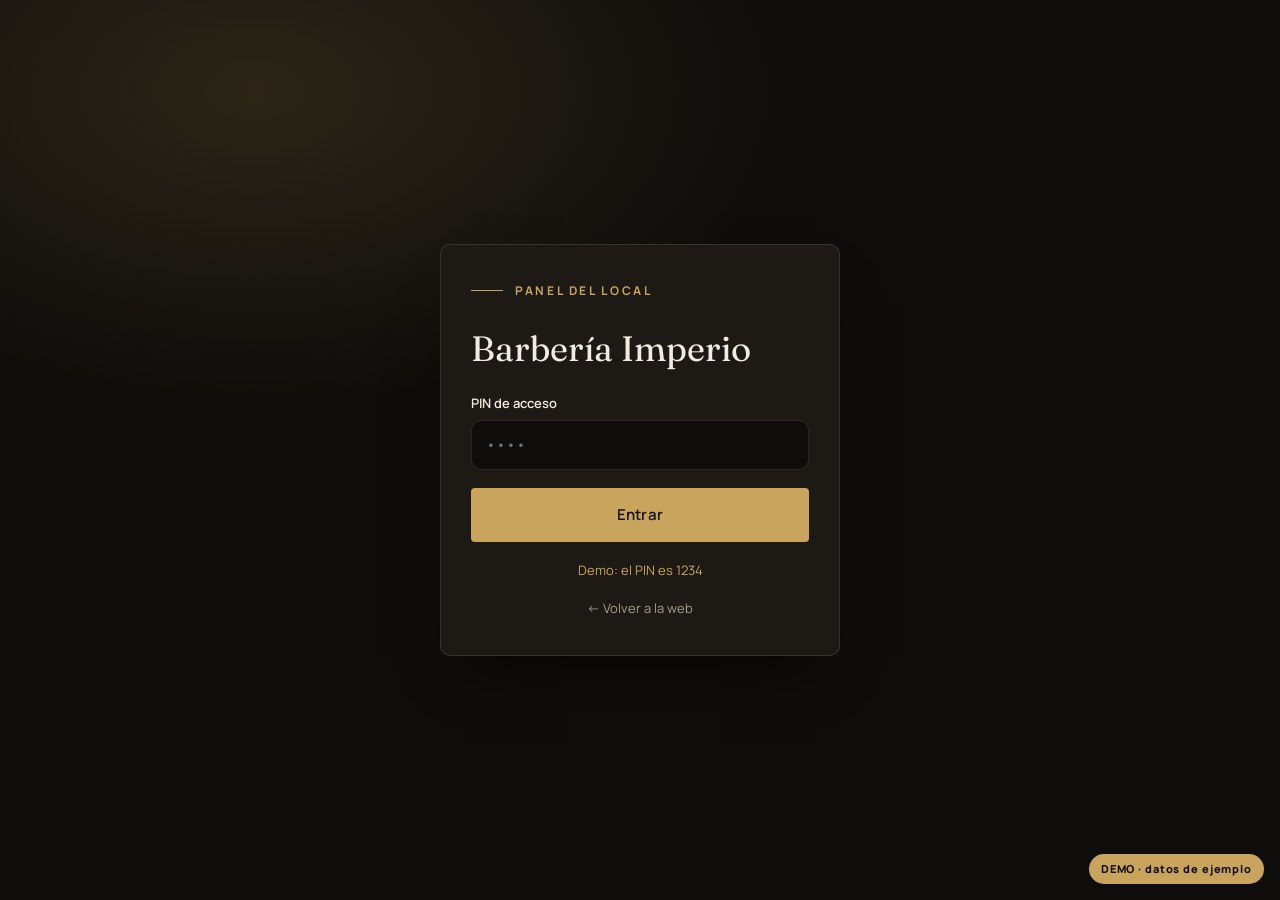
<file: admin.html>
<!doctype html>
<html lang="es">
<head>
  <meta charset="utf-8">
  <meta name="viewport" content="width=device-width, initial-scale=1, viewport-fit=cover">
  <title>Panel del local</title>
  <meta name="robots" content="noindex">
  <link rel="icon" href="data:image/svg+xml,%3Csvg xmlns='http://www.w3.org/2000/svg' viewBox='0 0 64 64'%3E%3Crect width='64' height='64' rx='14' fill='%23c8a35b'/%3E%3Crect x='16' y='18' width='32' height='30' rx='4' fill='none' stroke='%230f0e0c' stroke-width='4'/%3E%3Cpath d='M16 28h32M26 14v8M38 14v8' stroke='%230f0e0c' stroke-width='4'/%3E%3C/svg%3E">
  <link rel="preconnect" href="https://fonts.googleapis.com">
  <link rel="preconnect" href="https://fonts.gstatic.com" crossorigin>
  <link rel="stylesheet" href="css/styles.css?v=2026102905">
  <link rel="stylesheet" href="css/admin.css?v=2026102905">
  <script src="js/config.js?v=2026102905"></script>
  <script src="js/store.js?v=2026102905"></script>
  <script src="js/theme.js?v=2026102905"></script>
  <script src="js/admin.js?v=2026102905" defer></script>
</head>
<body class="admin">

  <!-- Login -->
  <section class="login" id="login">
    <form class="login__card" id="loginForm">
      <p class="eyebrow"><span class="line"></span>Panel del local</p>
      <h1 class="login__title" data-bind="nombre">Tu negocio</h1>
      <label class="field" id="pinField"><span>PIN de acceso</span><input name="pin" type="password" inputmode="numeric" autocomplete="current-password" placeholder="••••"></label>
      <label class="field" id="emailField" hidden><span>Email</span><input name="email" type="email" autocomplete="username" placeholder="tu@email.com"></label>
      <label class="field" id="passField" hidden><span>Contraseña</span><input name="password" type="password" autocomplete="current-password" placeholder="••••••••"></label>
      <button class="btn btn--primary" type="submit">Entrar</button>
      <p class="login__hint" id="pinHint"></p>
      <a class="login__back" id="backLink" href="index.html">← Volver a la web</a>
    </form>
  </section>

  <!-- App -->
  <div class="app" id="app" hidden>
    <aside class="side">
      <div class="side__brand"><span class="side__logo" id="logoMark">I</span><div><strong data-bind="nombre"></strong><small>Panel del local</small></div></div>
      <nav class="side__nav" id="sideNav">
        <button data-view="agenda" class="is-active"><svg viewBox="0 0 24 24"><rect x="3" y="5" width="18" height="16" rx="2"/><path d="M3 10h18M8 3v4M16 3v4"/></svg>Agenda</button>
        <button data-view="turnos"><svg viewBox="0 0 24 24"><path d="M8 6h13M8 12h13M8 18h13M3 6h.01M3 12h.01M3 18h.01"/></svg>Turnos</button>
        <button data-view="clientes"><svg viewBox="0 0 24 24"><circle cx="9" cy="8" r="4"/><path d="M2 21a7 7 0 0 1 14 0M16 4a4 4 0 0 1 0 8M22 21a7 7 0 0 0-4-6.3"/></svg>Clientes</button>
        <button data-view="stats"><svg viewBox="0 0 24 24"><path d="M3 21h18M6 17V9M11 17V5M16 17v-6M21 17v-3"/></svg>Estadísticas</button>
      </nav>
      <div class="side__foot">
        <a class="side__link" id="webLink" href="index.html" target="_blank" rel="noopener">Ver web pública ↗</a>
        <button class="side__link" id="resetDemo" type="button">Reiniciar datos de demo</button>
        <button class="side__link" id="logout" type="button">Salir</button>
      </div>
    </aside>

    <main class="main">
      <header class="top">
        <div>
          <h1 class="top__title" id="viewTitle">Agenda</h1>
          <p class="top__sub" id="viewSub"></p>
        </div>
        <div class="top__actions">
          <button class="btn btn--ghost btn--sm" id="blockBtn" type="button">Bloquear horario</button>
          <button class="btn btn--primary btn--sm" id="newBtn" type="button">+ Nuevo turno</button>
        </div>
      </header>

      <section class="kpis" id="kpis"></section>

      <!-- Agenda -->
      <section class="view is-active" data-view="agenda">
        <div class="daybar">
          <div class="daybar__nav">
            <button type="button" data-day="-1" aria-label="Día anterior">‹</button>
            <button type="button" data-day="0" class="daybar__today">Hoy</button>
            <button type="button" data-day="1" aria-label="Día siguiente">›</button>
            <strong id="dayLabel"></strong>
          </div>
          <div class="legend">
            <span><i class="st-confirmado"></i>Confirmado</span>
            <span><i class="st-atendido"></i>Atendido</span>
            <span><i class="st-ausente"></i>No vino</span>
            <span><i class="st-bloqueo"></i>Bloqueado</span>
          </div>
        </div>
        <div class="agenda-wrap"><div class="agenda" id="agenda"></div></div>
      </section>

      <!-- Turnos -->
      <section class="view" data-view="turnos">
        <div class="toolbar">
          <div class="seg" id="turnosFilter">
            <button data-f="hoy" class="is-active">Hoy</button>
            <button data-f="proximos">Próximos</button>
            <button data-f="pasados">Pasados</button>
            <button data-f="cancelados">Cancelados</button>
          </div>
          <input class="search" id="turnosSearch" type="search" placeholder="Buscar cliente o código…">
        </div>
        <div class="table-wrap"><table class="table" id="turnosTable"></table></div>
      </section>

      <!-- Clientes -->
      <section class="view" data-view="clientes">
        <div class="toolbar">
          <div class="seg" id="clientesFilter">
            <button data-f="todos" class="is-active">Todos</button>
            <button data-f="frecuentes">Frecuentes</button>
            <button data-f="inactivos">Hace +30 días</button>
          </div>
          <input class="search" id="clientesSearch" type="search" placeholder="Buscar cliente…">
        </div>
        <div class="table-wrap"><table class="table" id="clientesTable"></table></div>
      </section>

      <!-- Estadísticas -->
      <section class="view" data-view="stats">
        <div class="stats" id="stats"></div>
      </section>
    </main>
  </div>

  <!-- Modal -->
  <div class="modal" id="modal" hidden>
    <div class="modal__card" role="dialog" aria-modal="true" aria-labelledby="modalTitle">
      <header class="modal__head"><h2 id="modalTitle"></h2><button type="button" class="modal__x" data-close aria-label="Cerrar">×</button></header>
      <div class="modal__body" id="modalBody"></div>
    </div>
  </div>

  <div class="toast" id="toast" role="status" aria-live="polite"></div>
  <div class="demo-badge" id="demoBadge" hidden>DEMO · datos de ejemplo</div>
</body>
</html>
</file>
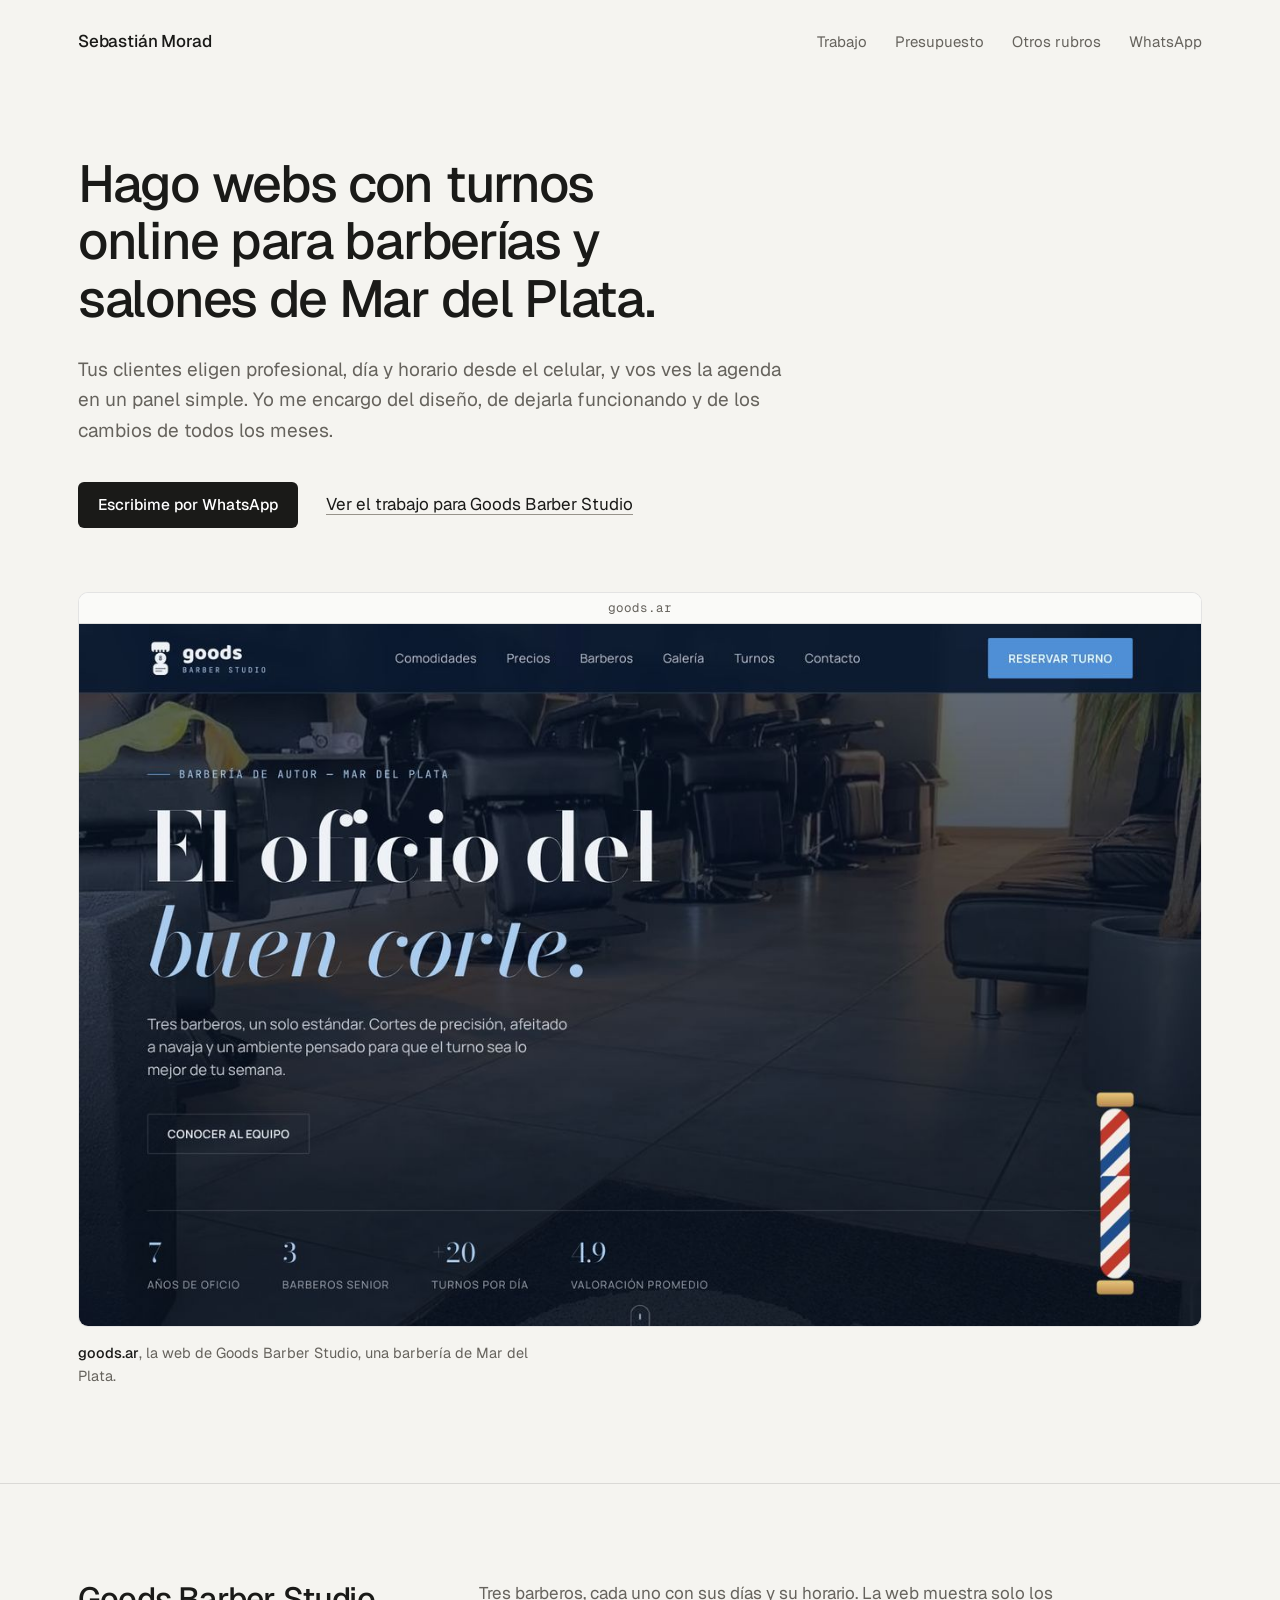
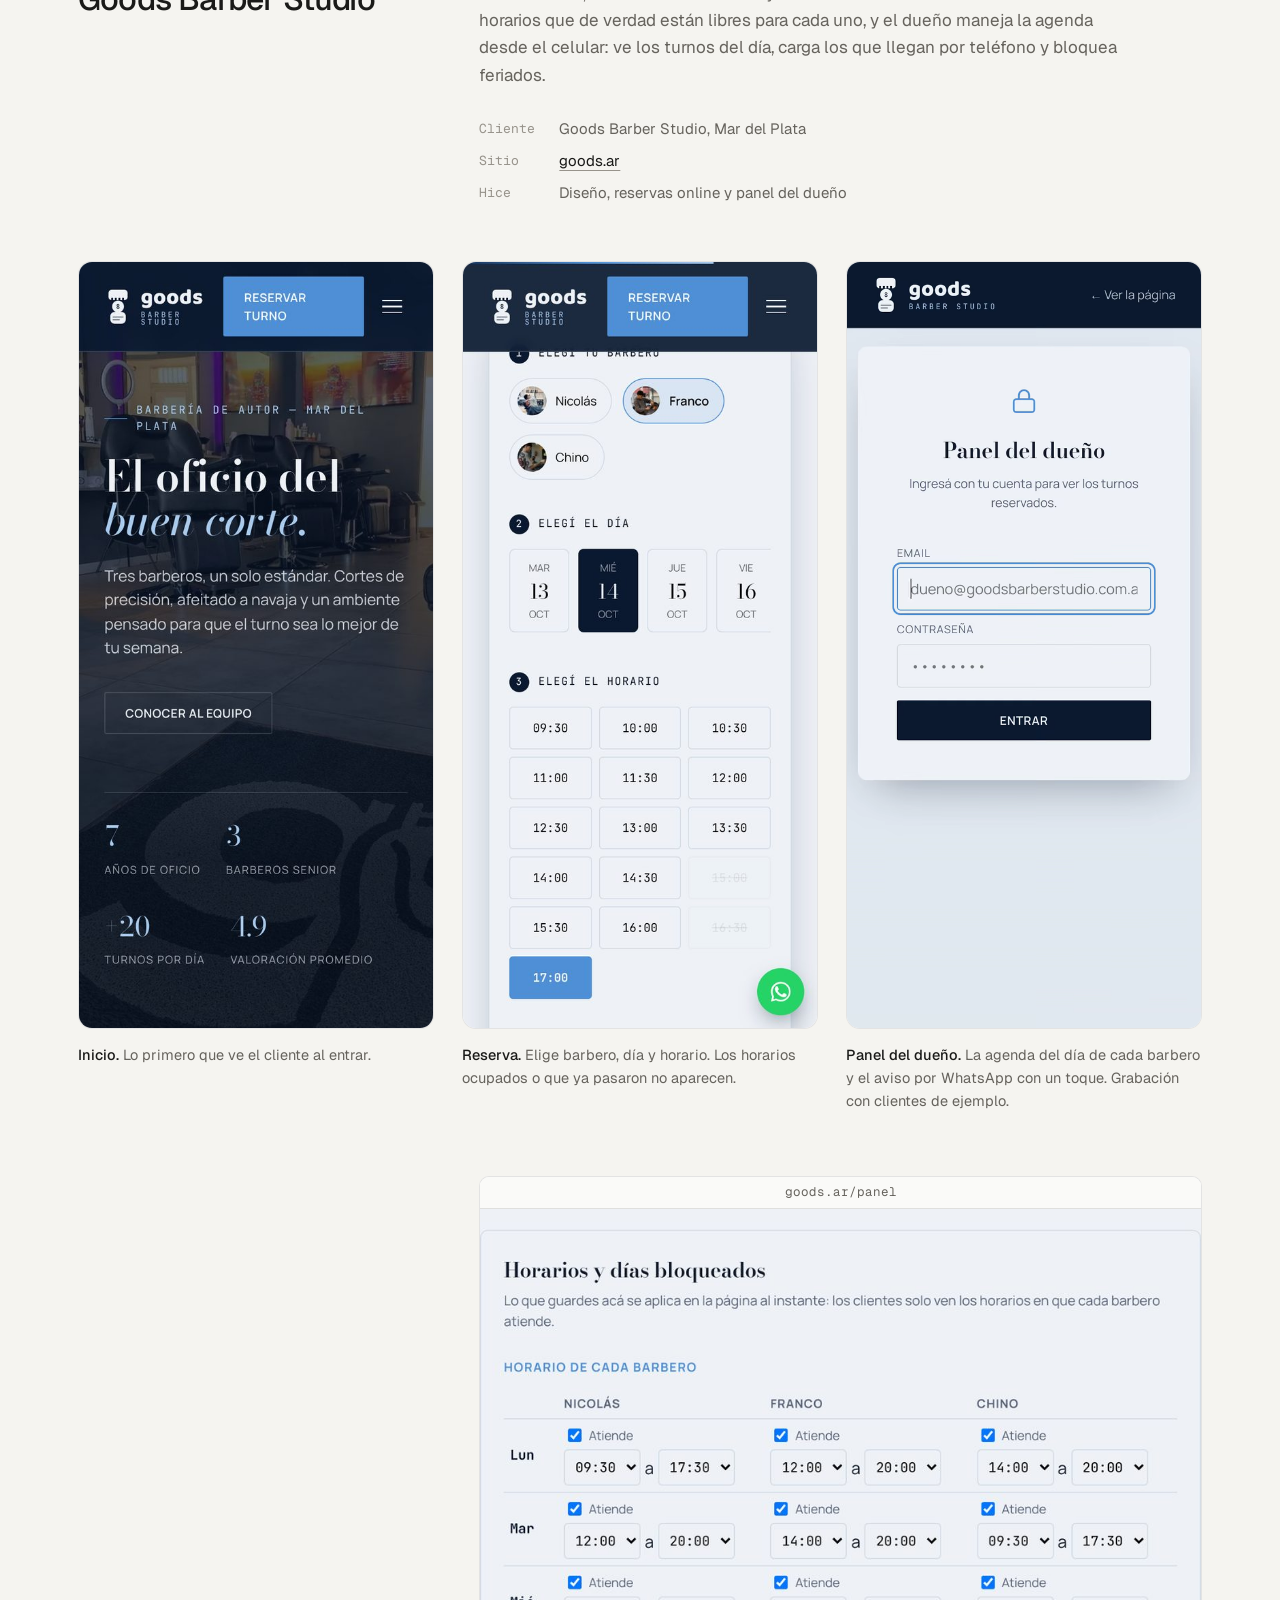
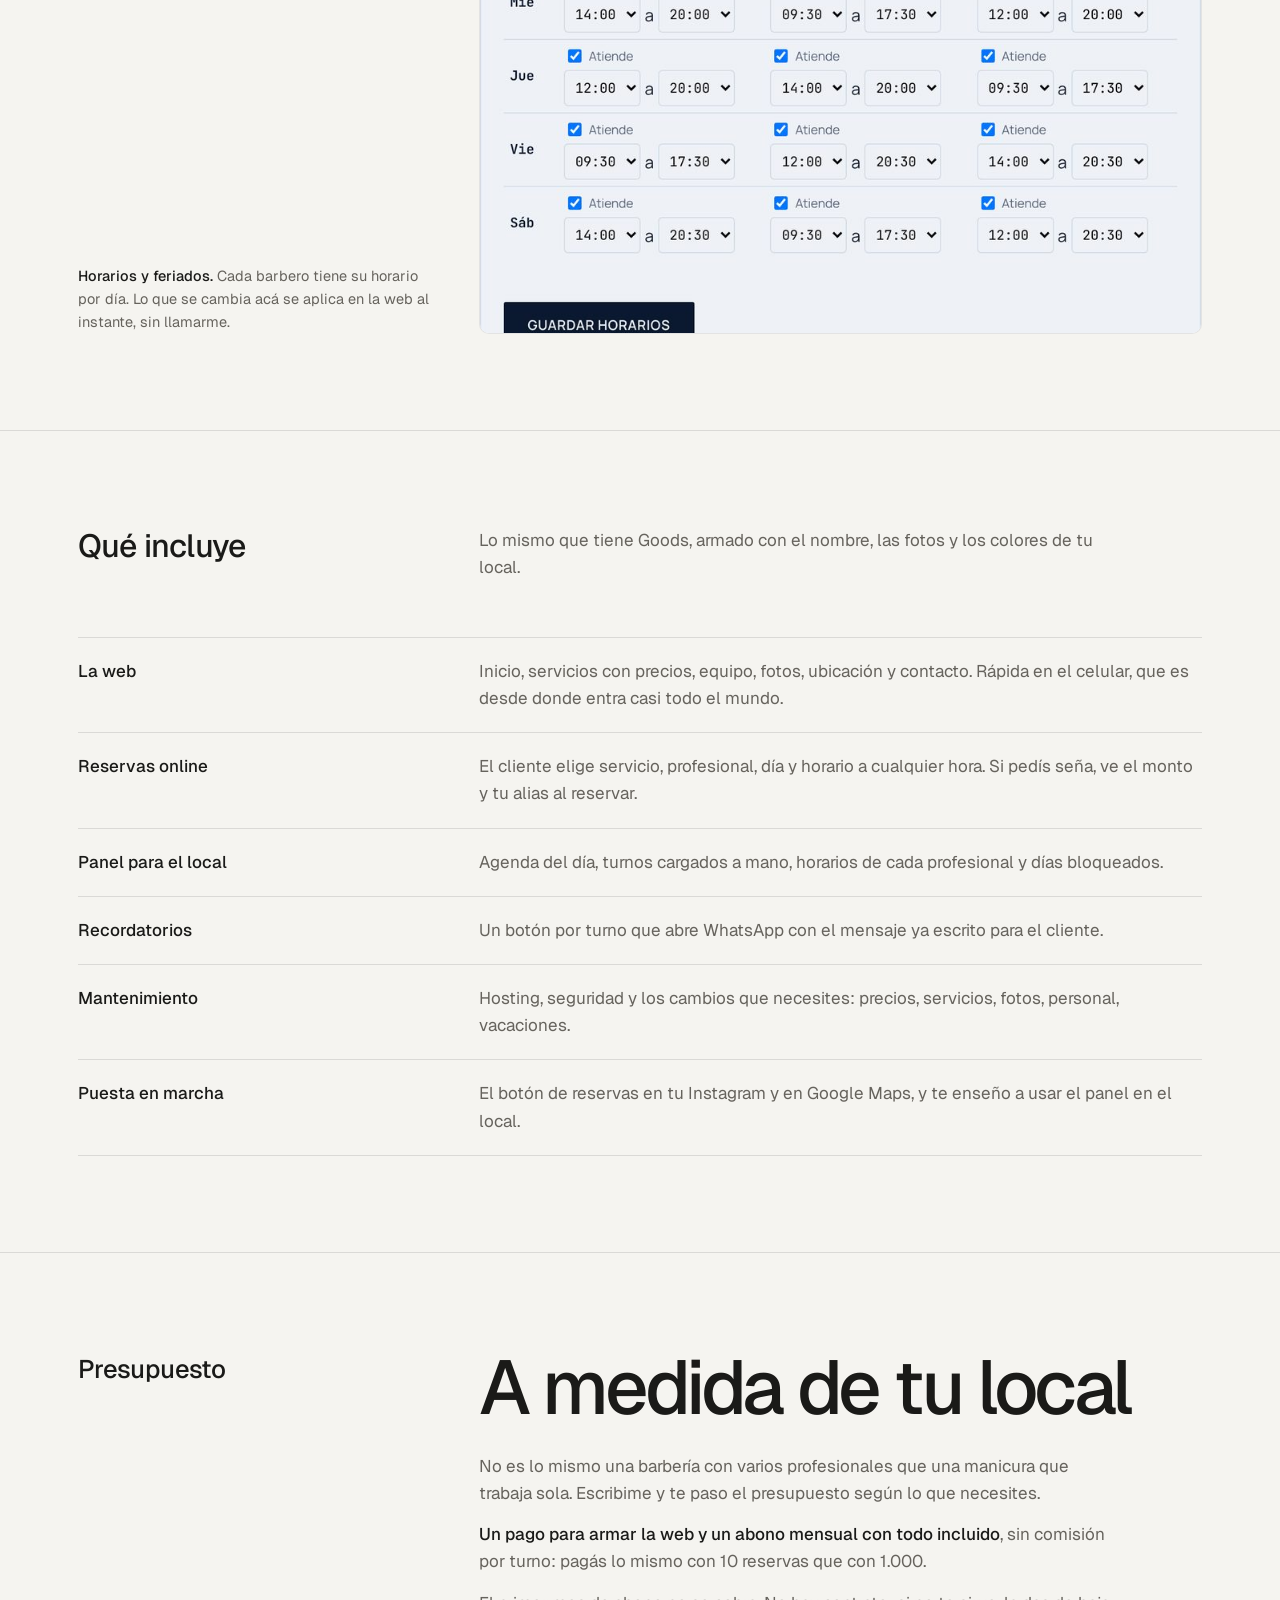
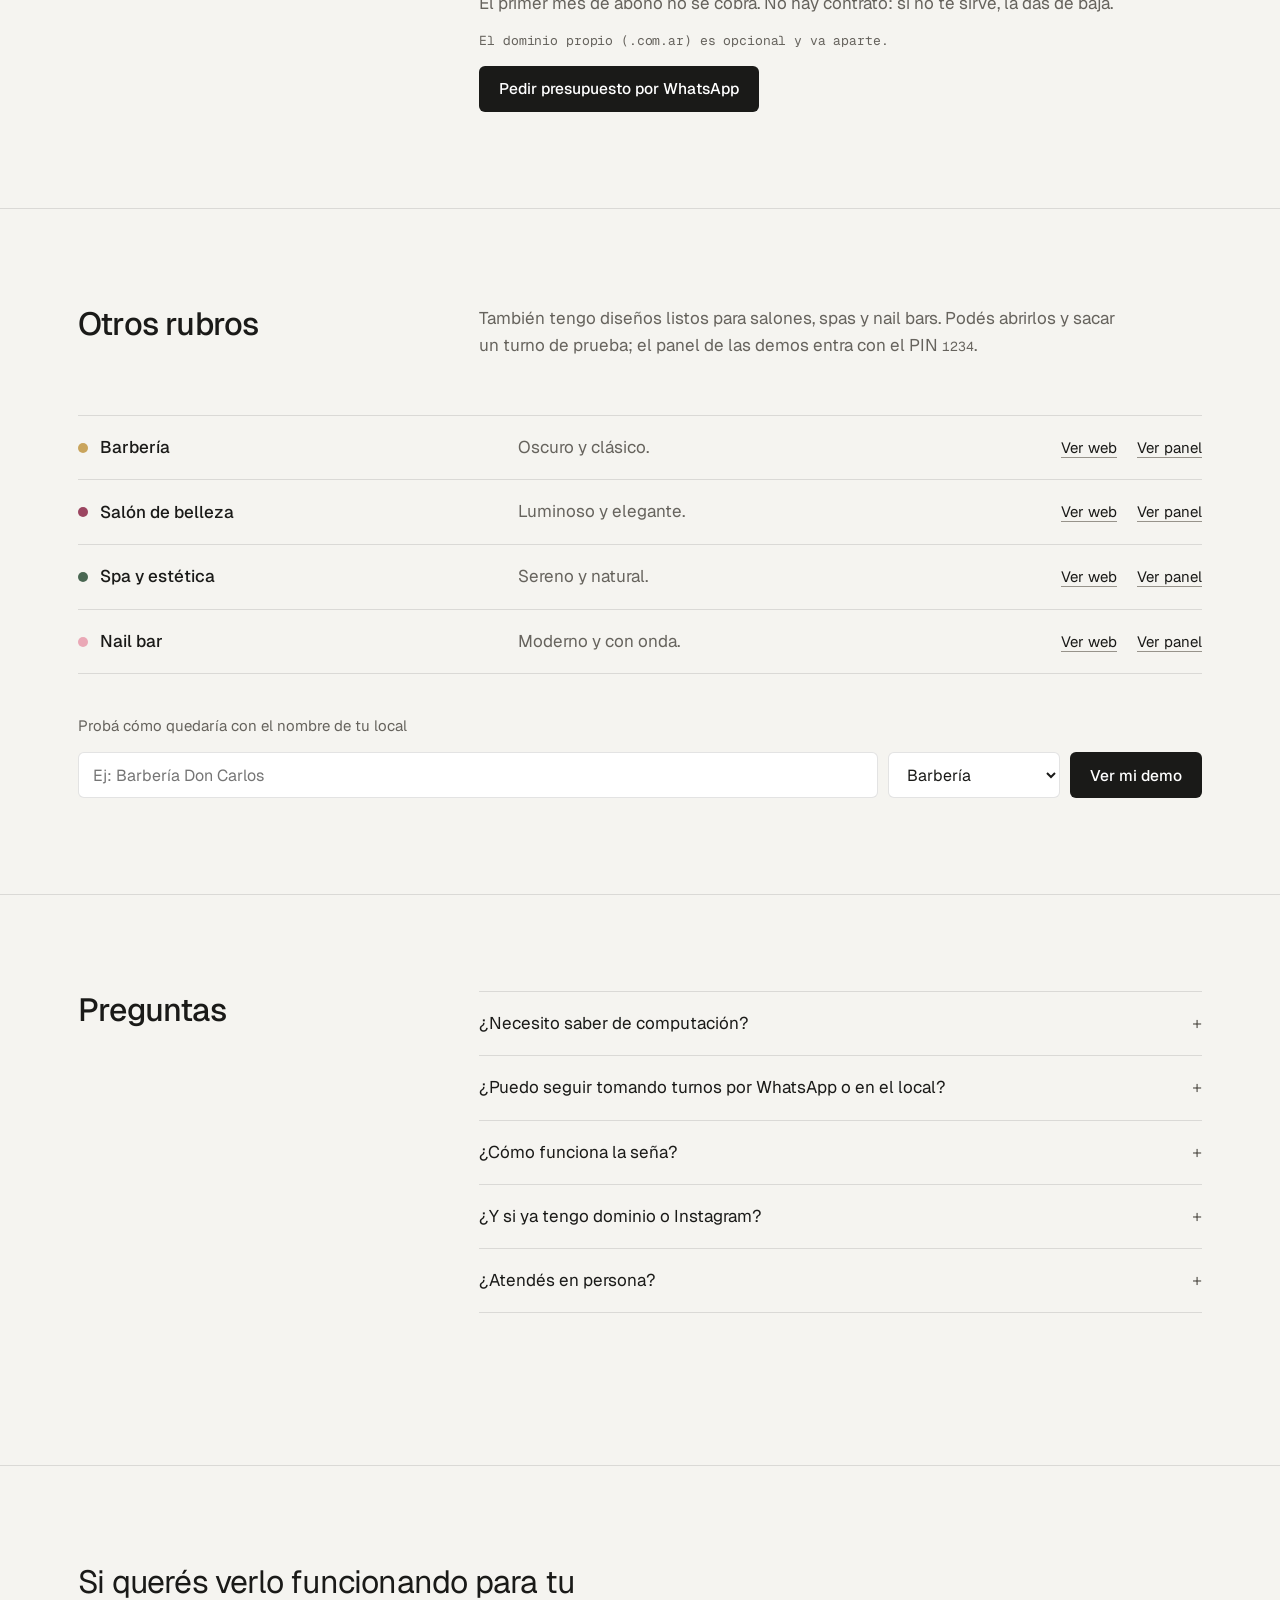
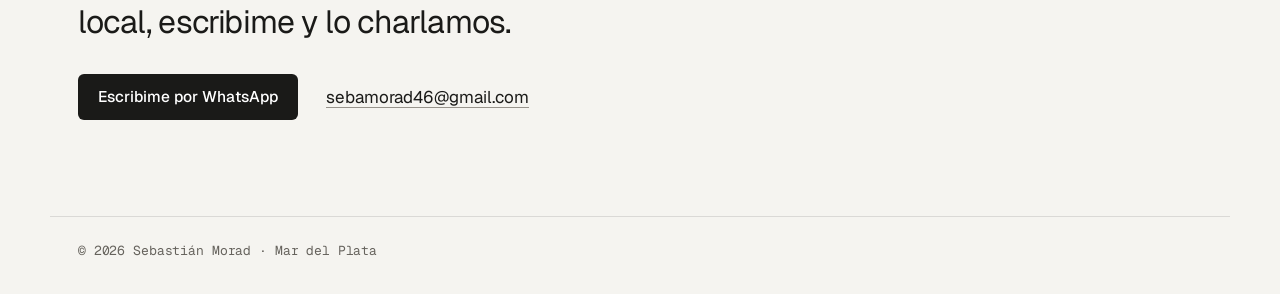
<file: vender.html>
<!doctype html>
<html lang="es" data-theme="barberia">
<head>
  <meta charset="utf-8">
  <meta name="viewport" content="width=device-width, initial-scale=1, viewport-fit=cover">
  <!-- OG:START (generado por tools/rubros.py, no editar a mano) -->
  <title>Webs con turnos online para tu local · Mar del Plata</title>
  <meta name="description" content="Barberías, peluquerías, spas y nail bars: tus clientes reservan solos 24/7, con seña, agenda y recordatorios por WhatsApp.">
  <link rel="canonical" href="https://paginas-profesionales.pages.dev/">
  <meta property="og:type" content="website">
  <meta property="og:locale" content="es_AR">
  <meta property="og:site_name" content="Sebastian Morad">
  <meta property="og:title" content="Webs con turnos online para tu local · Mar del Plata">
  <meta property="og:description" content="Barberías, peluquerías, spas y nail bars: tus clientes reservan solos 24/7, con seña, agenda y recordatorios por WhatsApp.">
  <meta property="og:url" content="https://paginas-profesionales.pages.dev/">
  <meta property="og:image" content="https://paginas-profesionales.pages.dev/assets/og/vender.jpg?v=4">
  <meta property="og:image:secure_url" content="https://paginas-profesionales.pages.dev/assets/og/vender.jpg?v=4">
  <meta property="og:image:type" content="image/jpeg">
  <meta property="og:image:width" content="1200">
  <meta property="og:image:height" content="630">
  <meta property="og:image:alt" content="Webs con turnos online para barberías, salones, spas y nail bars">
  <meta name="twitter:card" content="summary_large_image">
  <meta name="twitter:title" content="Webs con turnos online para tu local · Mar del Plata">
  <meta name="twitter:description" content="Barberías, peluquerías, spas y nail bars: tus clientes reservan solos 24/7, con seña, agenda y recordatorios por WhatsApp.">
  <meta name="twitter:image" content="https://paginas-profesionales.pages.dev/assets/og/vender.jpg?v=4">
  <!-- OG:END -->
  <meta name="theme-color" content="#F5F4F0">
  <link rel="icon" href="data:image/svg+xml,%3Csvg xmlns='http://www.w3.org/2000/svg' viewBox='0 0 64 64'%3E%3Crect width='64' height='64' rx='14' fill='%231A1A18'/%3E%3Ctext x='32' y='42' font-family='Arial' font-weight='700' font-size='28' fill='%23F5F4F0' text-anchor='middle'%3ESM%3C/text%3E%3C/svg%3E">
  <link rel="preconnect" href="https://fonts.googleapis.com">
  <link rel="preconnect" href="https://fonts.gstatic.com" crossorigin>
  <link href="https://fonts.googleapis.com/css2?family=Geist:wght@400;500&family=Geist+Mono:wght@400&display=swap" rel="stylesheet">
  <link rel="stylesheet" href="css/venta.css?v=2026101310">
  <script src="js/config.js?v=2026102905"></script>
</head>
<body>
  <header class="wrap top">
    <a class="top__name" href="#">Sebastián Morad</a>
    <nav aria-label="Secciones">
      <a href="#trabajo">Trabajo</a>
      <a href="#precio">Presupuesto</a>
      <a href="#rubros">Otros rubros</a>
      <a class="top__wa" data-wa>WhatsApp</a>
    </nav>
  </header>

  <main>
    <section class="wrap intro">
      <h1>Hago webs con turnos online para barberías y salones de Mar del Plata.</h1>
      <p class="intro__text">Tus clientes eligen profesional, día y horario desde el celular, y vos ves la agenda en un panel simple. Yo me encargo del diseño, de dejarla funcionando y de los cambios de todos los meses.</p>
      <div class="intro__cta">
        <a class="btn" data-wa>Escribime por WhatsApp</a>
        <a class="link" href="#trabajo">Ver el trabajo para Goods Barber Studio</a>
      </div>
    </section>

    <div class="wrap">
      <figure>
        <div class="browser">
          <div class="browser__bar">goods.ar</div>
          <img src="assets/goods/goods-desk.jpg" width="1280" height="800" alt="Página de inicio de goods.ar, la web de Goods Barber Studio">
        </div>
        <figcaption><b>goods.ar</b>, la web de Goods Barber Studio, una barbería de Mar del Plata.</figcaption>
      </figure>
    </div>

    <section class="block" id="trabajo" style="margin-top:96px">
      <div class="wrap">
        <div class="block__head">
          <h2>Goods Barber Studio</h2>
          <div class="lead">
            <p>Tres barberos, cada uno con sus días y su horario. La web muestra solo los horarios que de verdad están libres para cada uno, y el dueño maneja la agenda desde el celular: ve los turnos del día, carga los que llegan por teléfono y bloquea feriados.</p>
            <dl class="facts">
              <dt>Cliente</dt><dd>Goods Barber Studio, Mar del Plata</dd>
              <dt>Sitio</dt><dd><a class="link" href="https://goods.ar" target="_blank" rel="noopener">goods.ar</a></dd>
              <dt>Hice</dt><dd>Diseño, reservas online y panel del dueño</dd>
            </dl>
          </div>
        </div>

        <div class="trio">
          <figure>
            <div class="shot"><img src="assets/goods/hero.jpg" width="520" height="1125" loading="lazy" alt="Inicio de goods.ar en el celular"></div>
            <figcaption><b>Inicio.</b> Lo primero que ve el cliente al entrar.</figcaption>
          </figure>
          <figure>
            <div class="shot"><img src="assets/goods/reserva.jpg" width="520" height="1125" loading="lazy" alt="Pantalla de reserva de turno en goods.ar"></div>
            <figcaption><b>Reserva.</b> Elige barbero, día y horario. Los horarios ocupados o que ya pasaron no aparecen.</figcaption>
          </figure>
          <figure>
            <div class="shot"><video id="caseVideo" poster="assets/video/panel-poster.jpg" muted playsinline loop preload="metadata" width="600" height="1298" aria-label="Grabación del panel del dueño de Goods">
              <source src="assets/video/panel-demo.mp4" type="video/mp4">
              <source src="assets/video/panel-demo.webm" type="video/webm">
            </video></div>
            <figcaption><b>Panel del dueño.</b> La agenda del día de cada barbero y el aviso por WhatsApp con un toque. Grabación con clientes de ejemplo.</figcaption>
          </figure>
        </div>

        <div class="wide">
          <figcaption><b>Horarios y feriados.</b> Cada barbero tiene su horario por día. Lo que se cambia acá se aplica en la web al instante, sin llamarme.</figcaption>
          <figure>
            <div class="browser">
              <div class="browser__bar">goods.ar/panel</div>
              <img src="assets/goods/panel-horarios.jpg" width="900" height="904" loading="lazy" alt="Sección de horarios del panel de Goods">
            </div>
          </figure>
        </div>
      </div>
    </section>

    <section class="block" id="incluye">
      <div class="wrap">
        <div class="block__head">
          <h2>Qué incluye</h2>
          <p class="lead">Lo mismo que tiene Goods, armado con el nombre, las fotos y los colores de tu local.</p>
        </div>
        <ul class="list">
          <li><b>La web</b><span>Inicio, servicios con precios, equipo, fotos, ubicación y contacto. Rápida en el celular, que es desde donde entra casi todo el mundo.</span></li>
          <li><b>Reservas online</b><span>El cliente elige servicio, profesional, día y horario a cualquier hora. Si pedís seña, ve el monto y tu alias al reservar.</span></li>
          <li><b>Panel para el local</b><span>Agenda del día, turnos cargados a mano, horarios de cada profesional y días bloqueados.</span></li>
          <li><b>Recordatorios</b><span>Un botón por turno que abre WhatsApp con el mensaje ya escrito para el cliente.</span></li>
          <li><b>Mantenimiento</b><span>Hosting, seguridad y los cambios que necesites: precios, servicios, fotos, personal, vacaciones.</span></li>
          <li><b>Puesta en marcha</b><span>El botón de reservas en tu Instagram y en Google Maps, y te enseño a usar el panel en el local.</span></li>
        </ul>
      </div>
    </section>

    <section class="block" id="precio">
      <div class="wrap price">
        <h2>Presupuesto</h2>
        <div>
          <p class="price__num">A medida de tu local</p>
          <div class="price__body">
            <p>No es lo mismo una barbería con varios profesionales que una manicura que trabaja sola. Escribime y te paso el presupuesto según lo que necesites.</p>
            <p><strong>Un pago para armar la web y un abono mensual con todo incluido</strong>, sin comisión por turno: pagás lo mismo con 10 reservas que con 1.000.</p>
            <p>El primer mes de abono no se cobra. No hay contrato: si no te sirve, la das de baja.</p>
            <p class="mono">El dominio propio (.com.ar) es opcional y va aparte.</p>
            <p><a class="btn" data-wa>Pedir presupuesto por WhatsApp</a></p>
          </div>
        </div>
      </div>
    </section>

    <section class="block" id="rubros">
      <div class="wrap">
        <div class="block__head">
          <h2>Otros rubros</h2>
          <p class="lead">También tengo diseños listos para salones, spas y nail bars. Podés abrirlos y sacar un turno de prueba; el panel de las demos entra con el PIN <span class="mono" data-v="pin">1234</span>.</p>
        </div>
        <ul class="rubros" id="rubrosList"></ul>
        <form class="try" id="tryForm">
          <label for="tryNombre">Probá cómo quedaría con el nombre de tu local</label>
          <input id="tryNombre" name="nombre" placeholder="Ej: Barbería Don Carlos" autocomplete="organization" required>
          <select name="modo" aria-label="Rubro">
            <option value="barberia">Barbería</option>
            <option value="salon">Salón de belleza</option>
            <option value="spa">Spa y estética</option>
            <option value="unas">Nail bar</option>
          </select>
          <button class="btn" type="submit">Ver mi demo</button>
        </form>
      </div>
    </section>

    <section class="block" id="preguntas">
      <div class="wrap">
        <div class="block__head">
          <h2>Preguntas</h2>
          <div class="faq">
            <details><summary>¿Necesito saber de computación?</summary><p>No. Usás el panel desde el celular, como cualquier app. Los cambios de precios, fotos o servicios los hago yo.</p></details>
            <details><summary>¿Puedo seguir tomando turnos por WhatsApp o en el local?</summary><p>Sí. Los cargás en el panel en segundos y ese horario deja de aparecer en la web.</p></details>
            <details><summary>¿Cómo funciona la seña?</summary><p>Al reservar, el cliente ve el monto y tu alias o link de Mercado Pago, y te manda el comprobante. El cobro va directo a tu cuenta; yo no intervengo.</p></details>
            <details><summary>¿Y si ya tengo dominio o Instagram?</summary><p>Usamos tu dominio si ya lo tenés, y sumamos el botón de reservas en tu Instagram y en Google Maps.</p></details>
            <details><summary>¿Atendés en persona?</summary><p>Sí. En Mar del Plata paso por el local para dejar todo andando y enseñarte el panel.</p></details>
          </div>
        </div>
      </div>
    </section>

    <section class="block" id="contacto">
      <div class="wrap">
        <p class="contact__line">Si querés verlo funcionando para tu local, escribime y lo charlamos.</p>
        <div class="contact__actions">
          <a class="btn" data-wa>Escribime por WhatsApp</a>
          <a class="link" id="mailLink"></a>
        </div>
      </div>
    </section>
  </main>

  <footer class="wrap footer mono">
    <span>© <span id="year"></span> Sebastián Morad · Mar del Plata</span>
  </footer>

  <script>
  (function(){
    "use strict";
    var C = window.__NEGOCIO__ || {}, V = C.vendedor || {};
    var $$ = function(s){ return Array.prototype.slice.call(document.querySelectorAll(s)); };
    var wa = "https://wa.me/" + (V.whatsapp || "") + "?text=" + encodeURIComponent("Hola Sebastián, vi tu página de webs con turnos y me interesa para mi local.");
    $$("[data-wa]").forEach(function(a){ a.href = wa; a.target = "_blank"; a.rel = "noopener"; });
    var mail = document.getElementById("mailLink");
    if (V.email){ mail.href = "mailto:" + V.email; mail.textContent = V.email; } else mail.remove();
    document.getElementById("year").textContent = new Date().getFullYear();
    $$('[data-v="pin"]').forEach(function(e){ e.textContent = C.pinPanel || "1234"; });

    var RUBROS = [
      { modo:"barberia", nombre:"Barbería", texto:"Oscuro y clásico.", color:"#c9a45c" },
      { modo:"salon", nombre:"Salón de belleza", texto:"Luminoso y elegante.", color:"#9b4560" },
      { modo:"spa", nombre:"Spa y estética", texto:"Sereno y natural.", color:"#4a6752" },
      { modo:"unas", nombre:"Nail bar", texto:"Moderno y con onda.", color:"#eaa8b6" }
    ];
    document.getElementById("rubrosList").innerHTML = RUBROS.map(function(r){
      return '<li><span class="rubros__name"><i style="background:' + r.color + '"></i>' + r.nombre + '</span>' +
        '<span class="rubros__desc">' + r.texto + '</span>' +
        '<span class="rubros__links"><a class="link" href="' + r.modo + '/?limpio=1" target="_blank" rel="noopener">Ver web</a>' +
        '<a class="link" href="admin.html?modo=' + r.modo + '" target="_blank" rel="noopener">Ver panel</a></span></li>';
    }).join("");

    var form = document.getElementById("tryForm");
    form.addEventListener("submit", function(ev){
      ev.preventDefault();
      var p = new URLSearchParams();
      p.set("nombre", form.elements.nombre.value.trim());
      p.set("limpio", "1");
      window.open(form.elements.modo.value + "/?" + p.toString(), "_blank", "noopener");
    });

    // Video del panel: se reproduce cuando está a la vista y se pausa al salir
    var v = document.getElementById("caseVideo");
    if ((window.matchMedia && matchMedia("(prefers-reduced-motion: reduce)").matches) || !("IntersectionObserver" in window)){ v.controls = true; return; }
    new IntersectionObserver(function(es){ es.forEach(function(e){
      if (e.isIntersecting){ var pr = v.play(); if (pr && pr.catch) pr.catch(function(){ v.controls = true; }); } else v.pause();
    }); }, { threshold: .35 }).observe(v);
  })();
  </script>
</body>
</html>
</file>
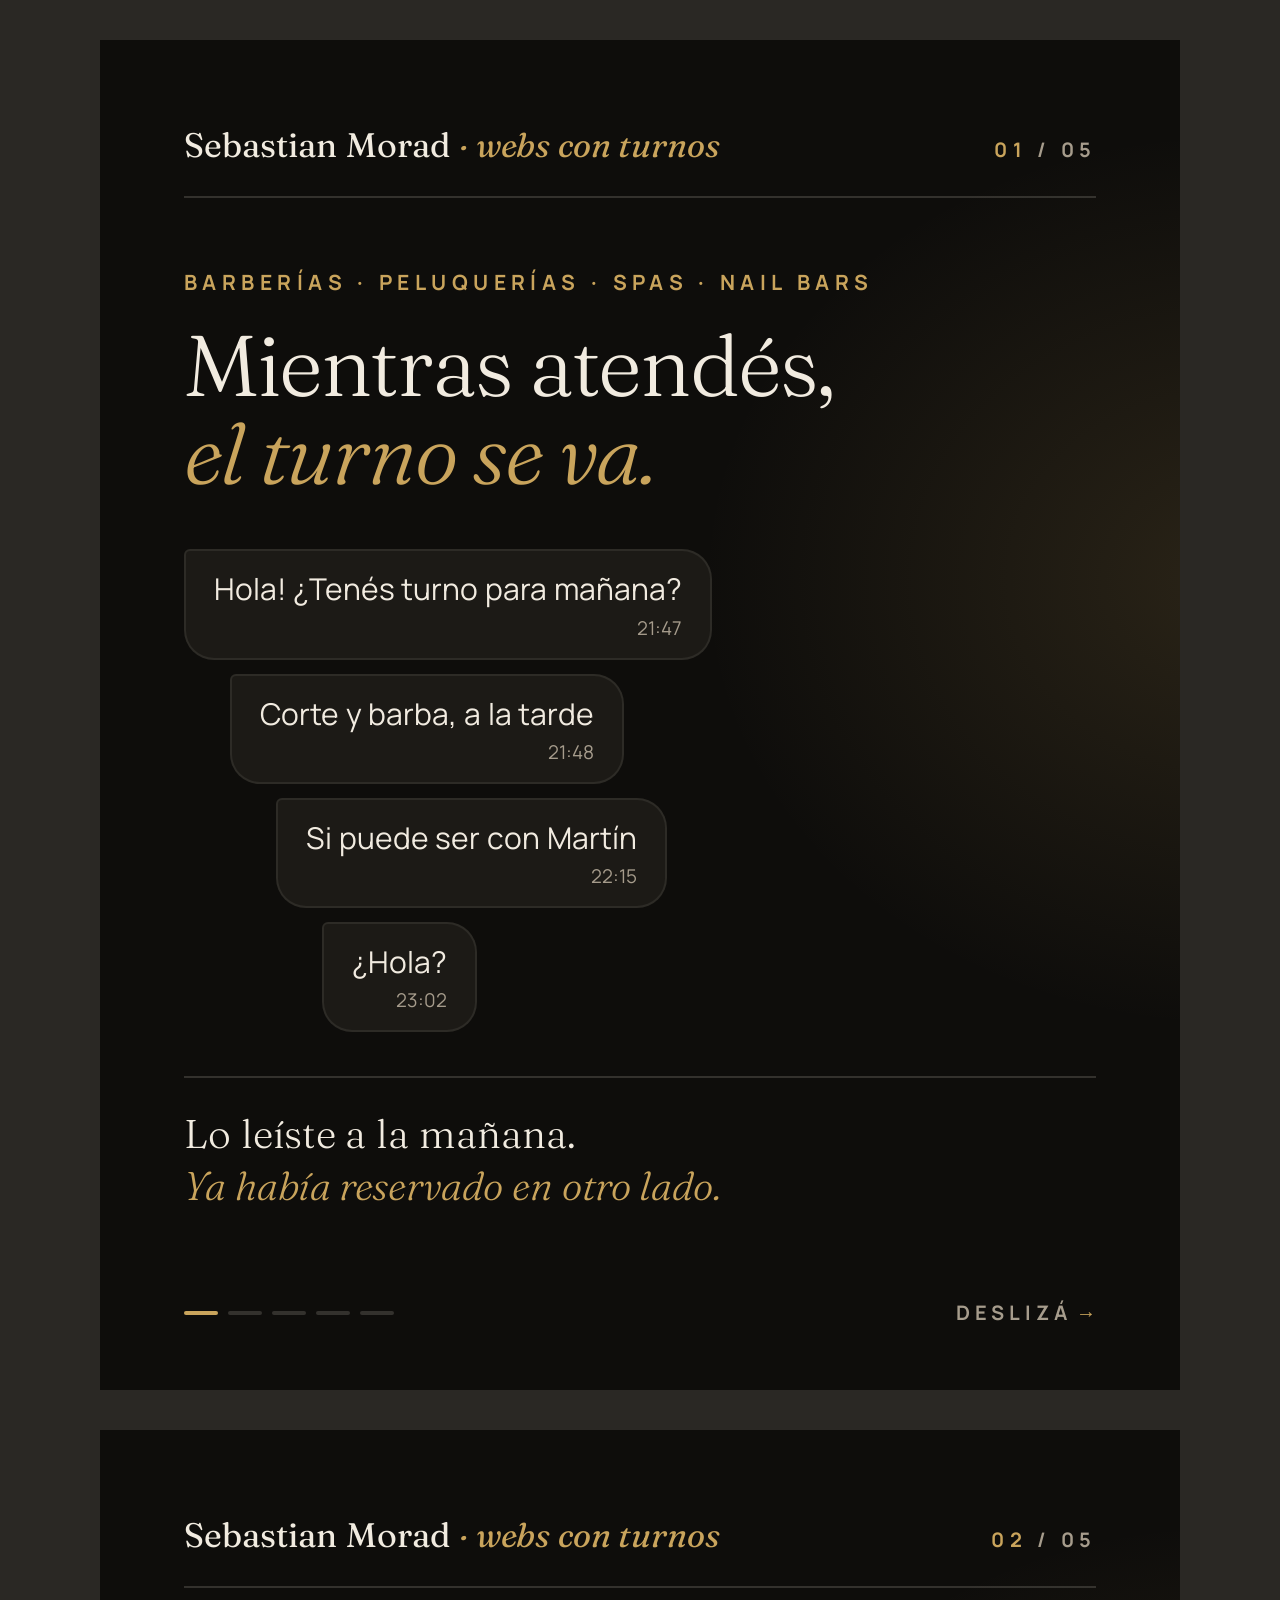
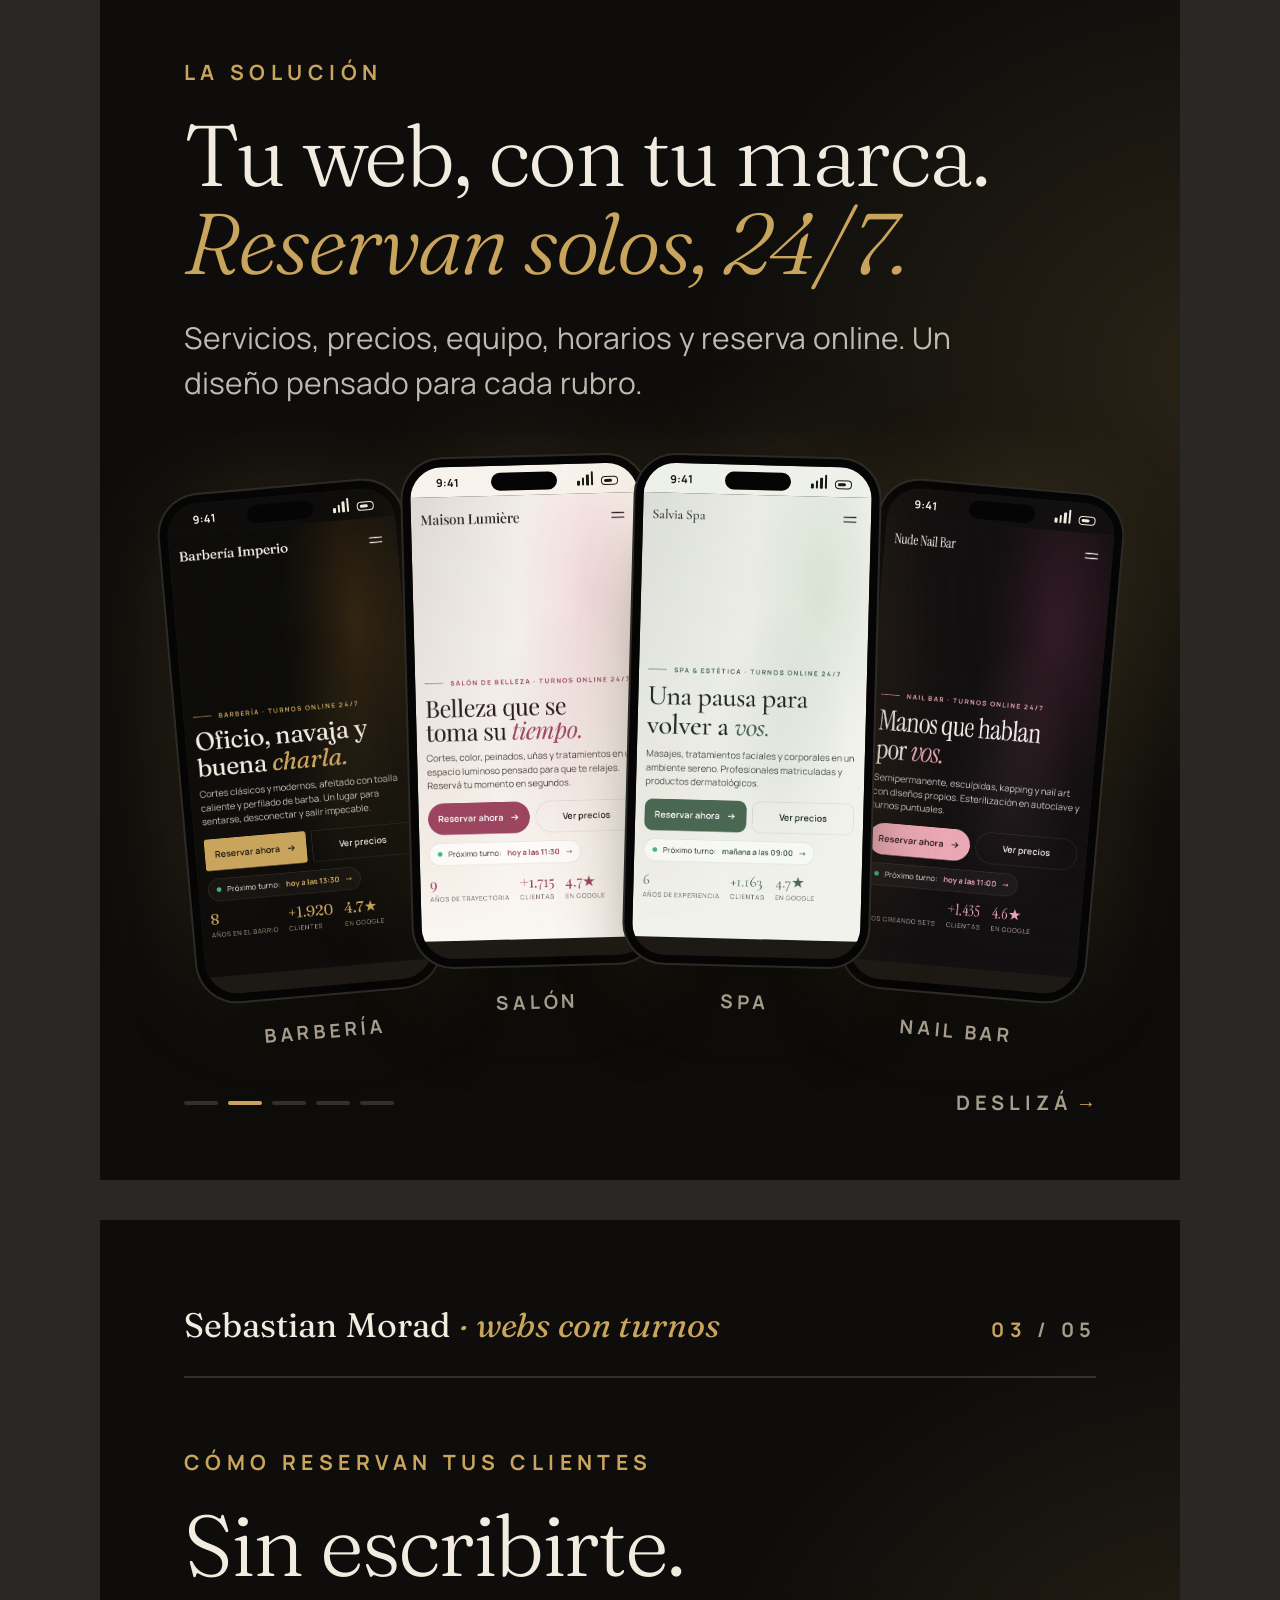
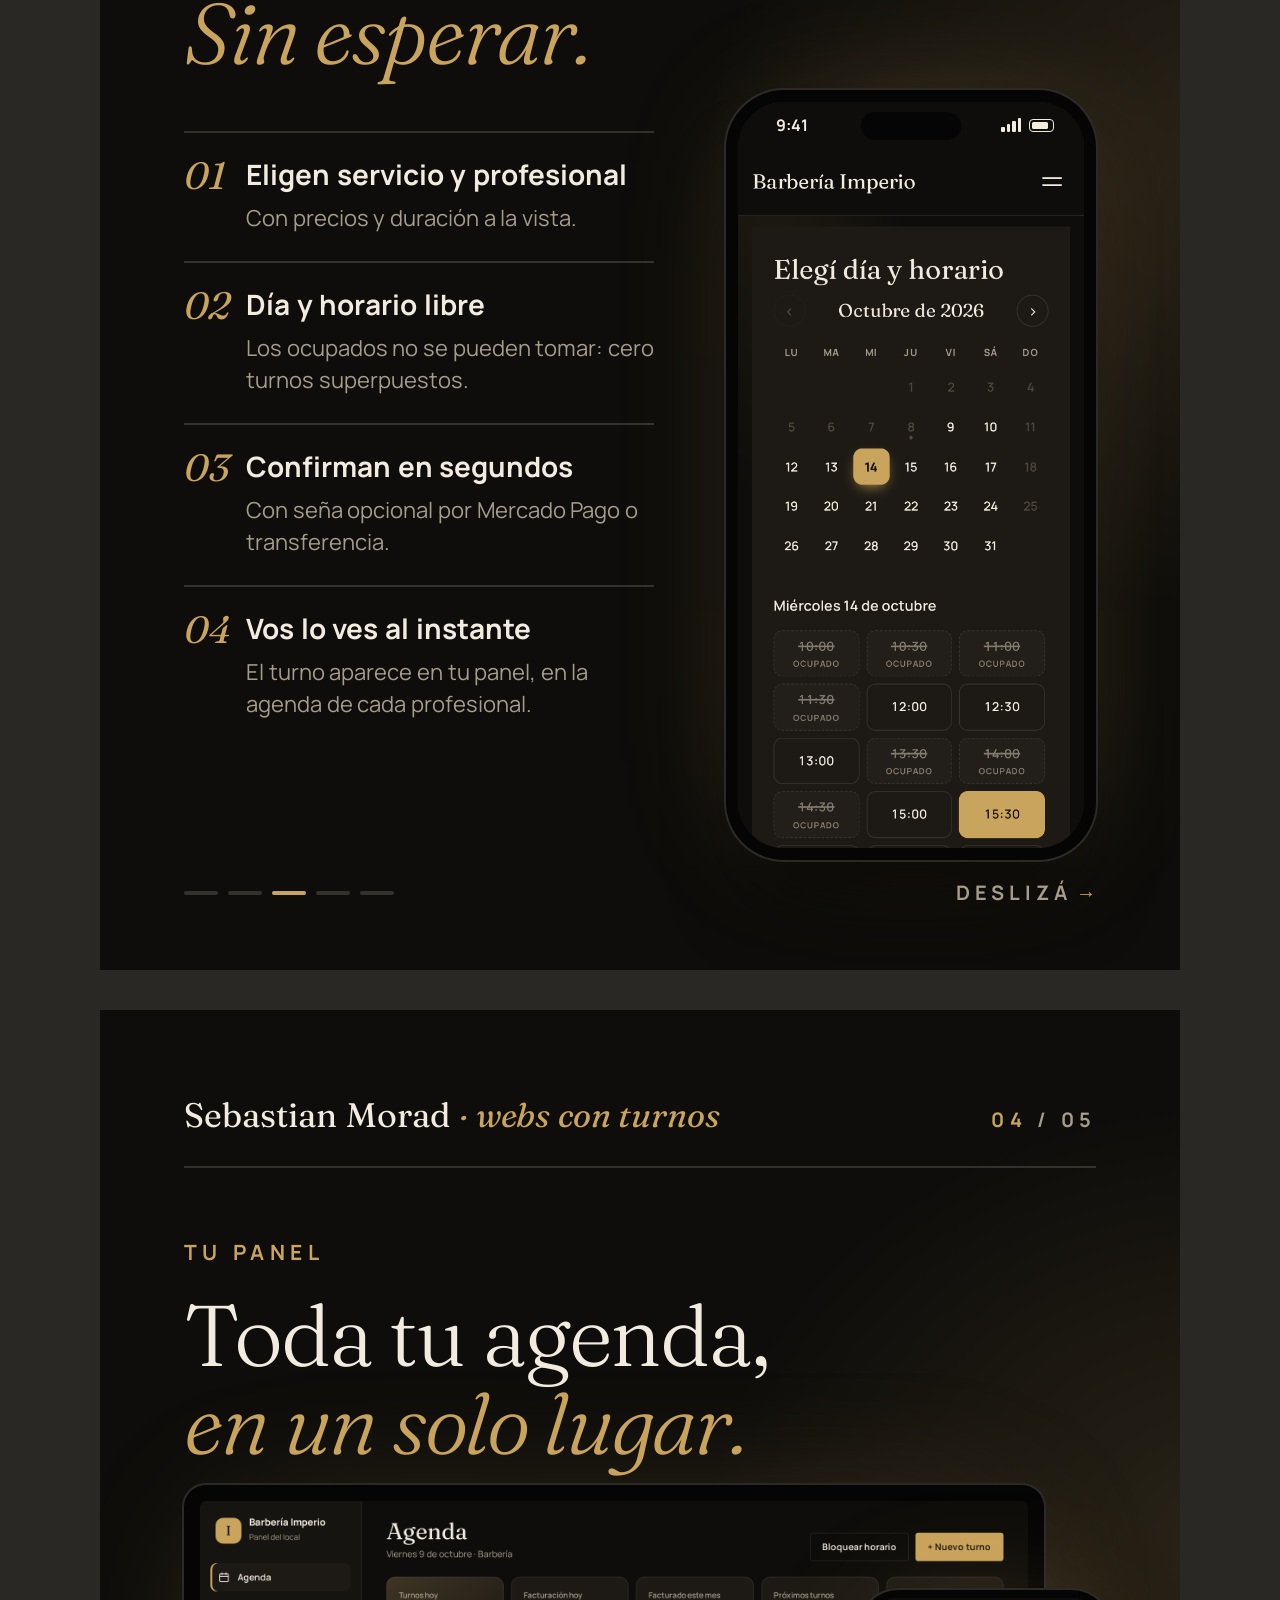
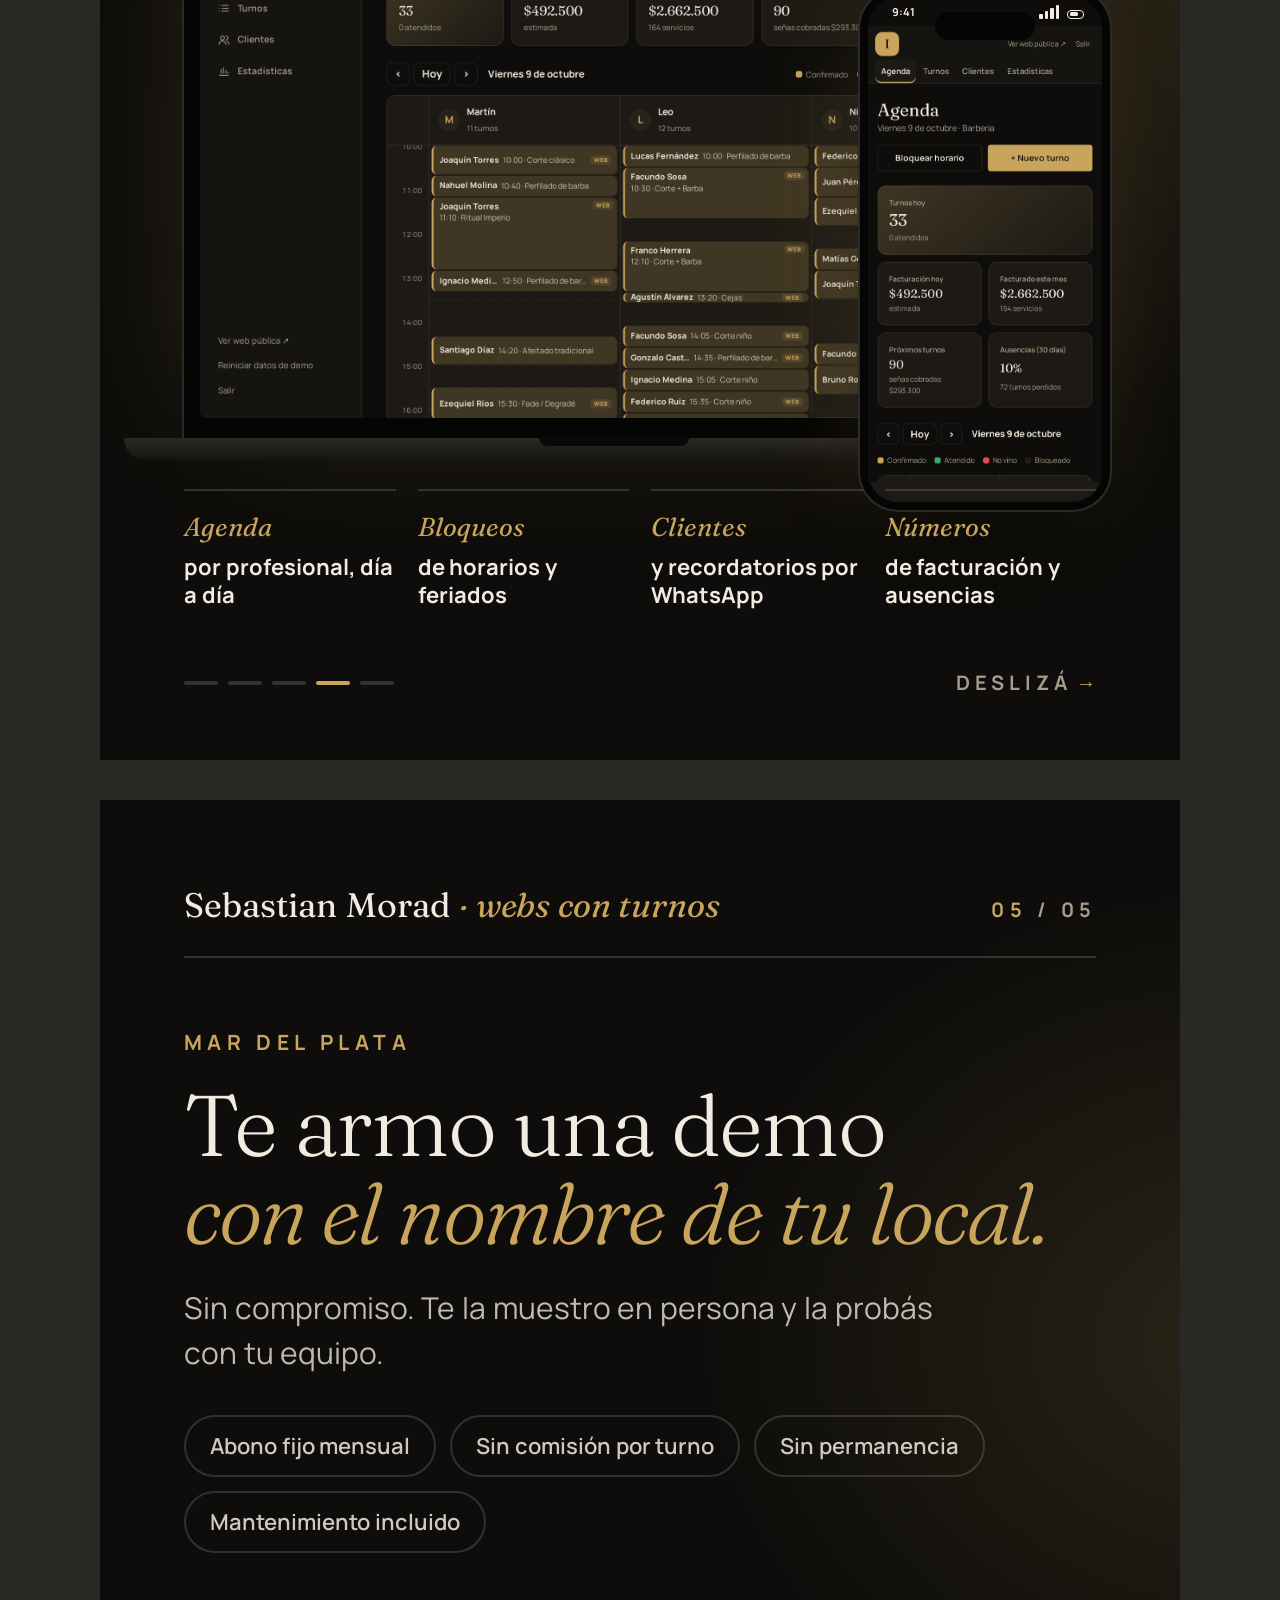
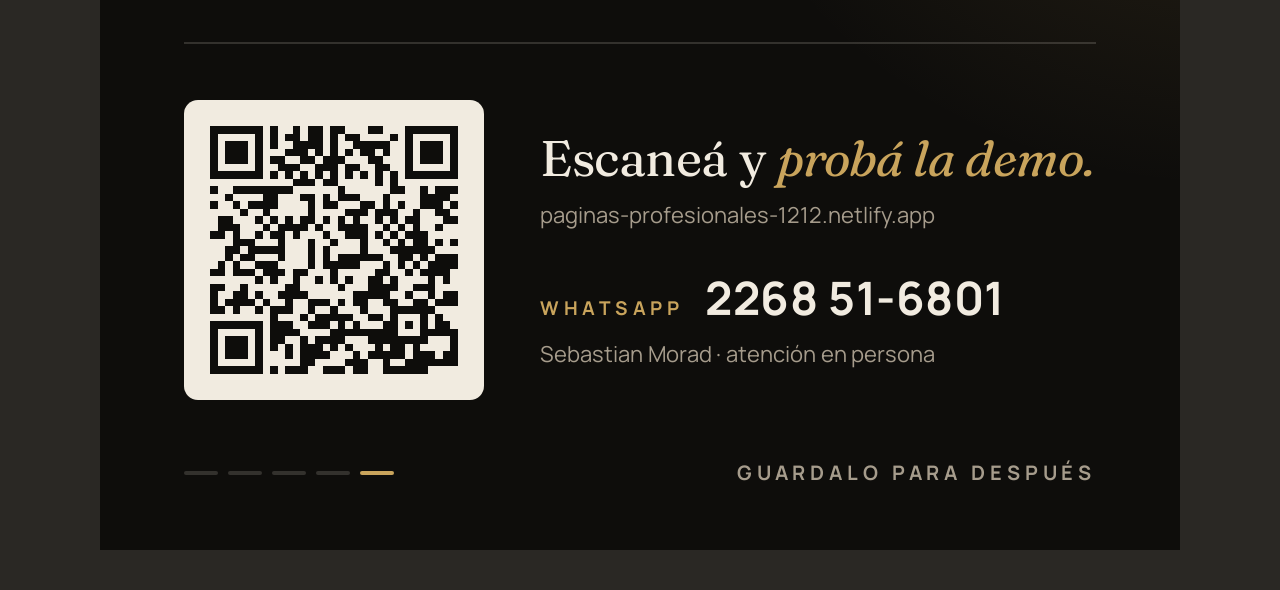
<file: marketing/carrusel/carrusel.html>
<!doctype html>
<html lang="es">
<head>
<meta charset="utf-8">
<title>Carrusel · Webs con turnos online</title>
<style>
  @font-face { font-family: "Fraunces"; src: url(../flyer/fonts/fraunces-latin-300-normal.woff2) format("woff2"); font-weight: 300; }
  @font-face { font-family: "Fraunces"; src: url(../flyer/fonts/fraunces-latin-400-normal.woff2) format("woff2"); font-weight: 400; }
  @font-face { font-family: "Fraunces"; src: url(../flyer/fonts/fraunces-latin-300-italic.woff2) format("woff2"); font-weight: 300; font-style: italic; }
  @font-face { font-family: "Fraunces"; src: url(../flyer/fonts/fraunces-latin-400-italic.woff2) format("woff2"); font-weight: 400; font-style: italic; }
  @font-face { font-family: "Manrope"; src: url(../flyer/fonts/manrope-latin-400-normal.woff2) format("woff2"); font-weight: 400; }
  @font-face { font-family: "Manrope"; src: url(../flyer/fonts/manrope-latin-500-normal.woff2) format("woff2"); font-weight: 500; }
  @font-face { font-family: "Manrope"; src: url(../flyer/fonts/manrope-latin-600-normal.woff2) format("woff2"); font-weight: 600; }
  @font-face { font-family: "Manrope"; src: url(../flyer/fonts/manrope-latin-700-normal.woff2) format("woff2"); font-weight: 700; }
  @font-face { font-family: "Manrope"; src: url(../flyer/fonts/manrope-latin-800-normal.woff2) format("woff2"); font-weight: 800; }

  :root { --ink: #0e0d0b; --paper: #f1ebe0; --muted: #a69c8c; --brass: #c9a45c; --line: rgba(241, 235, 224, .16); }
  * { box-sizing: border-box; margin: 0; padding: 0; }
  html, body { background: #2a2824; }
  body { display: flex; flex-direction: column; gap: 40px; padding: 40px; align-items: center; }

  .slide { position: relative; width: 1080px; height: 1350px; overflow: hidden; padding: 84px 84px 0; color: var(--paper); font-family: "Manrope", sans-serif; word-spacing: .04em;
    background: radial-gradient(760px 640px at 105% 40%, rgba(201, 164, 92, .15), transparent 70%), var(--ink);
    display: flex; flex-direction: column; }

  /* Marco común: marca arriba, número de placa, indicador abajo */
  .top { display: flex; justify-content: space-between; align-items: baseline; padding-bottom: 30px; border-bottom: 2px solid var(--line); }
  .brand { font-family: "Fraunces", serif; font-size: 34px; }
  .brand span { color: var(--brass); font-style: italic; }
  .num { font-size: 20px; font-weight: 700; letter-spacing: .26em; color: var(--muted); }
  .num b { color: var(--brass); font-weight: 700; }
  .bottom { position: absolute; left: 84px; right: 84px; bottom: 64px; display: flex; justify-content: space-between; align-items: center; font-size: 20px; font-weight: 700; letter-spacing: .24em; text-transform: uppercase; color: var(--muted); }
  .dots { display: flex; gap: 10px; }
  .dots i { width: 34px; height: 4px; border-radius: 2px; background: var(--line); }
  .dots i.on { background: var(--brass); }
  .swipe::after { content: "  →"; color: var(--brass); letter-spacing: 0; }

  .kicker { margin-top: 70px; font-size: 21px; font-weight: 700; letter-spacing: .26em; text-transform: uppercase; color: var(--brass); }
  h1 { margin-top: 26px; font-family: "Fraunces", serif; font-weight: 300; font-size: 86px; line-height: 1.02; letter-spacing: -.025em; word-spacing: 0; }
  h1 em { font-style: italic; color: var(--brass); }
  .lead { margin-top: 28px; max-width: 800px; font-size: 30px; line-height: 1.5; color: rgba(241, 235, 224, .78); }

  /* Celular */
  .phone { position: absolute; width: 400px; aspect-ratio: 390 / 812; border-radius: 58px; padding: 12px; background: #050505;
    box-shadow: 0 0 0 2px #2c2a26, 0 60px 90px -40px rgba(0, 0, 0, .8), 0 0 140px -50px rgba(201, 164, 92, .45); }
  .phone::before { content: ""; position: absolute; z-index: 2; top: 22px; left: 50%; width: 100px; height: 28px; transform: translateX(-50%); border-radius: 16px; background: #050505; }
  .screen { width: 100%; height: 100%; border-radius: 46px; overflow: hidden; position: relative; background: #1d1a15; }
  .status { height: 46px; display: flex; justify-content: space-between; align-items: center; padding: 0 30px 0 38px; font-size: 16px; font-weight: 700; background: var(--sb, #0e0d0b); color: var(--sc, var(--paper)); }
  .status .ic { display: flex; align-items: flex-end; gap: 2px; }
  .status .ic i { display: block; width: 3.5px; background: currentColor; border-radius: 1px; }
  .status .ic i:nth-child(1) { height: 5px; } .status .ic i:nth-child(2) { height: 8px; } .status .ic i:nth-child(3) { height: 11px; } .status .ic i:nth-child(4) { height: 14px; }
  .status .ic b { display: block; margin-left: 6px; width: 25px; height: 13px; border: 1.6px solid currentColor; border-radius: 4px; position: relative; }
  .status .ic b::after { content: ""; position: absolute; inset: 1.6px 5px 1.6px 1.6px; background: currentColor; border-radius: 1.5px; }
  .screen img { display: block; width: 100%; }
  .light { --sb: #f7f2ec; --sc: #1b1714; }

  /* 1 · El problema: chat sin responder */
  .chat { margin-top: 52px; display: flex; flex-direction: column; gap: 14px; align-items: flex-start; }
  .bubble { position: relative; max-width: 640px; padding: 18px 28px 16px; border-radius: 6px 30px 30px 30px; background: #1c1a16; border: 2px solid rgba(241, 235, 224, .08); font-size: 30px; line-height: 1.35; }
  .bubble small { display: block; margin-top: 6px; font-size: 19px; color: var(--muted); text-align: right; }
  .bubble:nth-child(2) { margin-left: 46px; } .bubble:nth-child(3) { margin-left: 92px; } .bubble:nth-child(4) { margin-left: 138px; }
  .after { margin-top: 44px; padding-top: 30px; border-top: 2px solid var(--line); font-family: "Fraunces", serif; font-size: 40px; line-height: 1.3; font-weight: 300; }
  .after em { display: block; }
  .after em { color: var(--brass); font-style: italic; }

  /* 2 · La solución: un diseño por rubro */
  .fan { position: absolute; left: 0; right: 0; bottom: 175px; height: 560px; }
  .fan .phone { width: 244px; border-radius: 40px; padding: 8px; }
  .fan .phone::before { top: 15px; width: 66px; height: 18px; }
  .fan .screen { border-radius: 32px; }
  .fan .status { height: 30px; font-size: 11px; padding: 0 20px 0 26px; }
  .fan .status .ic i { width: 2.4px; } .fan .status .ic b { width: 17px; height: 9px; border-width: 1.2px; }
  .fan figure { position: absolute; bottom: 0; }
  .fan figcaption { position: absolute; left: 0; right: 0; bottom: -50px; text-align: center; font-size: 19px; font-weight: 700; letter-spacing: .2em; text-transform: uppercase; color: var(--muted); }
  .fan .phone { position: relative; }

  /* 3 · Cómo reservan */
  .steps { list-style: none; margin-top: 54px; width: 470px; display: flex; flex-direction: column; gap: 26px; }
  .steps li { display: grid; grid-template-columns: 62px 1fr; padding-top: 24px; border-top: 2px solid var(--line); }
  .steps .n { font-family: "Fraunces", serif; font-style: italic; font-size: 38px; line-height: 1; color: var(--brass); }
  .steps h3 { font-size: 28px; font-weight: 700; line-height: 1.25; }
  .steps p { grid-column: 2; margin-top: 8px; font-size: 22px; line-height: 1.45; color: var(--muted); }

  /* 4 · Panel del dueño */
  .laptop { position: absolute; left: 84px; bottom: 300px; width: 860px; }
  .laptop .lid { border-radius: 22px 22px 0 0; padding: 16px 16px 20px; background: #050505; box-shadow: 0 0 0 2px #2c2a26, 0 0 160px -60px rgba(201, 164, 92, .4); }
  .laptop .lid img { display: block; width: 100%; border-radius: 6px; }
  .laptop .base { height: 22px; margin: 0 -60px; border-radius: 0 0 26px 26px; background: linear-gradient(#2b2924, #151410); box-shadow: 0 40px 60px -30px rgba(0, 0, 0, .9); }
  .laptop .base::before { content: ""; display: block; width: 150px; height: 8px; margin: 0 auto; border-radius: 0 0 8px 8px; background: #0a0907; }
  .feats { position: absolute; left: 84px; right: 84px; bottom: 150px; display: grid; grid-template-columns: repeat(4, 1fr); gap: 22px; }
  .feats div { padding-top: 20px; border-top: 2px solid var(--line); font-size: 22px; font-weight: 700; line-height: 1.3; }
  .feats span { display: block; margin-bottom: 8px; font-family: "Fraunces", serif; font-style: italic; font-weight: 400; font-size: 26px; color: var(--brass); }

  /* 5 · Contacto */
  .offer { margin-top: 40px; display: flex; gap: 14px; flex-wrap: wrap; }
  .offer span { padding: 14px 24px; border: 2px solid var(--line); border-radius: 999px; font-size: 22px; font-weight: 600; color: rgba(241, 235, 224, .85); }
  .close { position: absolute; left: 84px; right: 84px; bottom: 150px; display: grid; grid-template-columns: 300px 1fr; gap: 56px; align-items: center; padding-top: 56px; border-top: 2px solid var(--line); }
  .qr { width: 300px; height: 300px; padding: 26px; background: var(--paper); border-radius: 14px; }
  .qr img { display: block; width: 100%; height: 100%; }
  .cta { font-family: "Fraunces", serif; font-size: 50px; line-height: 1.1; letter-spacing: -.01em; }
  .cta em { color: var(--brass); }
  .url { margin-top: 14px; font-size: 22px; color: var(--muted); }
  .wa { margin-top: 36px; display: flex; align-items: baseline; gap: 22px; }
  .wa .lbl { font-size: 19px; font-weight: 700; letter-spacing: .24em; text-transform: uppercase; color: var(--brass); }
  .wa .tel { font-size: 46px; font-weight: 700; letter-spacing: .01em; }
  .who { margin-top: 10px; font-size: 22px; color: var(--muted); }
</style>
</head>
<body>

<!-- 1 · El problema -->
<section class="slide" id="s1">
  <header class="top"><div class="brand">Sebastian Morad <span>· webs con turnos</span></div><div class="num"><b>01</b> / 05</div></header>
  <p class="kicker">Barberías · Peluquerías · Spas · Nail bars</p>
  <h1>Mientras atendés,<br><em>el turno se va.</em></h1>
  <div class="chat">
    <p class="bubble">Hola! ¿Tenés turno para mañana?<small>21:47</small></p>
    <p class="bubble">Corte y barba, a la tarde<small>21:48</small></p>
    <p class="bubble">Si puede ser con Martín<small>22:15</small></p>
    <p class="bubble">¿Hola?<small>23:02</small></p>
  </div>
  <p class="after">Lo leíste a la mañana. <em>Ya había reservado en otro lado.</em></p>
  <footer class="bottom"><div class="dots"><i class="on"></i><i></i><i></i><i></i><i></i></div><span class="swipe">Deslizá</span></footer>
</section>

<!-- 2 · La solución -->
<section class="slide" id="s2">
  <header class="top"><div class="brand">Sebastian Morad <span>· webs con turnos</span></div><div class="num"><b>02</b> / 05</div></header>
  <p class="kicker">La solución</p>
  <h1>Tu web, con tu marca. <em>Reservan solos, 24/7.</em></h1>
  <p class="lead">Servicios, precios, equipo, horarios y reserva online. Un diseño pensado para cada rubro.</p>
  <div class="fan">
    <figure style="left:78px; transform: rotate(-5deg); bottom: 10px"><div class="phone"><div class="screen"><div class="status"><span>9:41</span><span class="ic"><i></i><i></i><i></i><i></i><b></b></span></div><img src="web-barberia.png" alt=""></div></div><figcaption>Barbería</figcaption></figure>
    <figure style="left:308px; transform: rotate(-1.5deg); bottom: 40px; z-index: 2"><div class="phone light"><div class="screen"><div class="status"><span>9:41</span><span class="ic"><i></i><i></i><i></i><i></i><b></b></span></div><img src="web-salon.png" alt=""></div></div><figcaption>Salón</figcaption></figure>
    <figure style="left:530px; transform: rotate(1.5deg); bottom: 40px; z-index: 2"><div class="phone light" style="--sb:#eef0ea"><div class="screen"><div class="status"><span>9:41</span><span class="ic"><i></i><i></i><i></i><i></i><b></b></span></div><img src="web-spa.png" alt=""></div></div><figcaption>Spa</figcaption></figure>
    <figure style="left:760px; transform: rotate(5deg); bottom: 10px"><div class="phone" style="--sb:#120f10"><div class="screen"><div class="status"><span>9:41</span><span class="ic"><i></i><i></i><i></i><i></i><b></b></span></div><img src="web-unas.png" alt=""></div></div><figcaption>Nail bar</figcaption></figure>
  </div>
  <footer class="bottom"><div class="dots"><i></i><i class="on"></i><i></i><i></i><i></i></div><span class="swipe">Deslizá</span></footer>
</section>

<!-- 3 · Cómo reservan -->
<section class="slide" id="s3">
  <header class="top"><div class="brand">Sebastian Morad <span>· webs con turnos</span></div><div class="num"><b>03</b> / 05</div></header>
  <p class="kicker">Cómo reservan tus clientes</p>
  <h1>Sin escribirte.<br><em>Sin esperar.</em></h1>
  <ol class="steps">
    <li><span class="n">01</span><h3>Eligen servicio y profesional</h3><p>Con precios y duración a la vista.</p></li>
    <li><span class="n">02</span><h3>Día y horario libre</h3><p>Los ocupados no se pueden tomar: cero turnos superpuestos.</p></li>
    <li><span class="n">03</span><h3>Confirman en segundos</h3><p>Con seña opcional por Mercado Pago o transferencia.</p></li>
    <li><span class="n">04</span><h3>Vos lo ves al instante</h3><p>El turno aparece en tu panel, en la agenda de cada profesional.</p></li>
  </ol>
  <div class="phone" style="right: 84px; top: 470px; width: 370px"><div class="screen"><div class="status"><span>9:41</span><span class="ic"><i></i><i></i><i></i><i></i><b></b></span></div><img src="../video/nav.png" alt=""><img src="../video/s3.png" alt=""></div></div>
  <footer class="bottom"><div class="dots"><i></i><i></i><i class="on"></i><i></i><i></i></div><span class="swipe">Deslizá</span></footer>
</section>

<!-- 4 · Panel del dueño -->
<section class="slide" id="s4">
  <header class="top"><div class="brand">Sebastian Morad <span>· webs con turnos</span></div><div class="num"><b>04</b> / 05</div></header>
  <p class="kicker">Tu panel</p>
  <h1>Toda tu agenda,<br><em>en un solo lugar.</em></h1>
  <div class="laptop"><div class="lid"><img src="panel-pc.png" alt=""></div><div class="base"></div></div>
  <div class="phone" style="right: 70px; bottom: 250px; width: 250px; border-radius: 38px; padding: 8px"><div class="screen" style="border-radius: 30px"><div class="status" style="height: 28px; font-size: 11px; padding: 0 18px 0 24px"><span>9:41</span><span class="ic"><i></i><i></i><i></i><i></i><b style="width:17px;height:9px"></b></span></div><img src="panel-movil.png" alt=""></div></div>
  <div class="feats">
    <div><span>Agenda</span>por profesional, día a día</div>
    <div><span>Bloqueos</span>de horarios y feriados</div>
    <div><span>Clientes</span>y recordatorios por WhatsApp</div>
    <div><span>Números</span>de facturación y ausencias</div>
  </div>
  <footer class="bottom"><div class="dots"><i></i><i></i><i></i><i class="on"></i><i></i></div><span class="swipe">Deslizá</span></footer>
</section>

<!-- 5 · Contacto -->
<section class="slide" id="s5">
  <header class="top"><div class="brand">Sebastian Morad <span>· webs con turnos</span></div><div class="num"><b>05</b> / 05</div></header>
  <p class="kicker">Mar del Plata</p>
  <h1>Te armo una demo<br><em>con el nombre de tu local.</em></h1>
  <p class="lead">Sin compromiso. Te la muestro en persona y la probás con tu equipo.</p>
  <div class="offer"><span>Abono fijo mensual</span><span>Sin comisión por turno</span><span>Sin permanencia</span><span>Mantenimiento incluido</span></div>
  <div class="close">
    <div class="qr"><img src="../flyer/qr.svg" alt="Código QR a la demo"></div>
    <div>
      <p class="cta">Escaneá y <em>probá la demo.</em></p>
      <p class="url">paginas-profesionales-1212.netlify.app</p>
      <div class="wa"><span class="lbl">WhatsApp</span><span class="tel">2268 51-6801</span></div>
      <p class="who">Sebastian Morad · atención en persona</p>
    </div>
  </div>
  <footer class="bottom"><div class="dots"><i></i><i></i><i></i><i></i><i class="on"></i></div><span>Guardalo para después</span></footer>
</section>

</body>
</html>
</file>
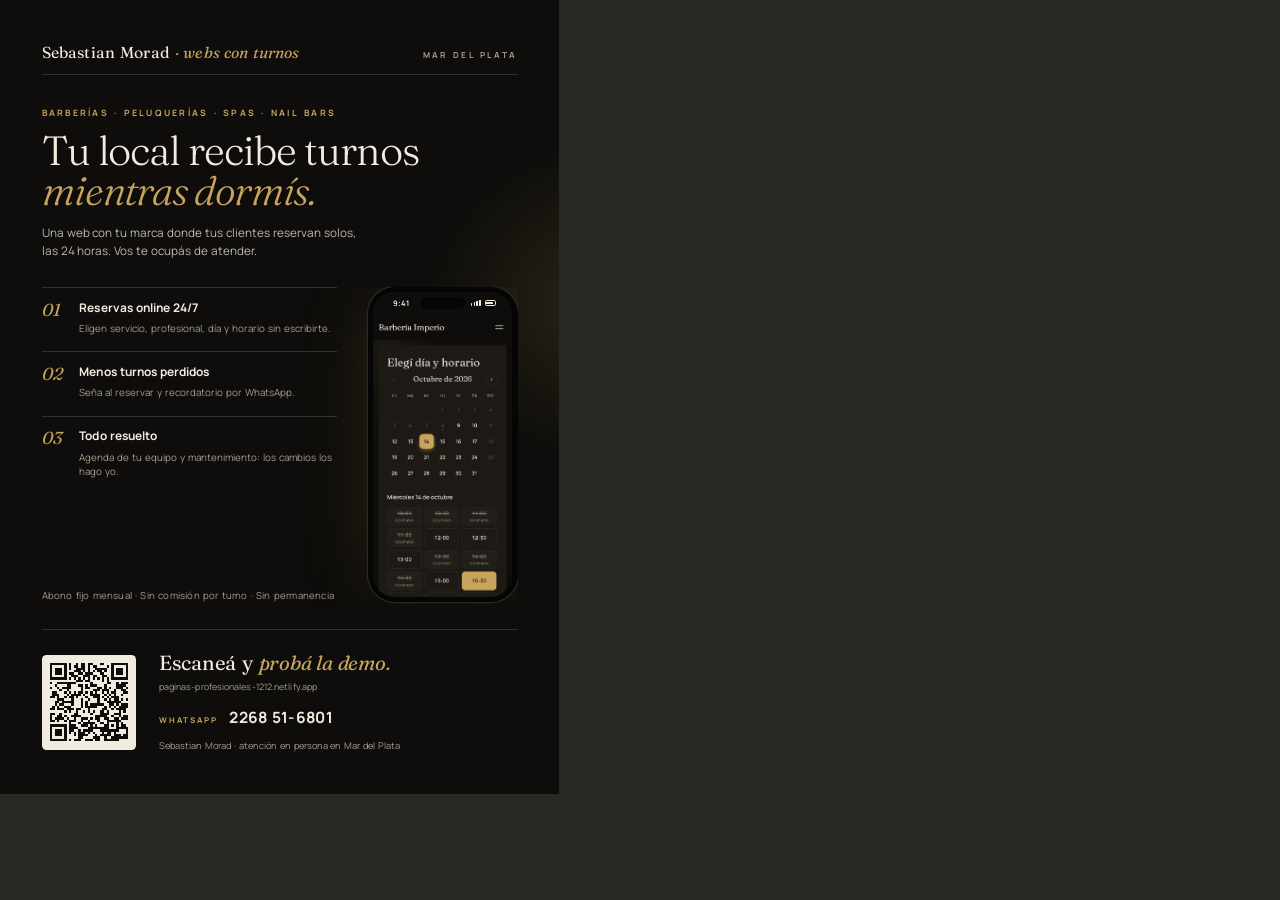
<file: marketing/flyer/flyer.html>
<!doctype html>
<html lang="es">
<head>
<meta charset="utf-8">
<title>Flyer · Webs con turnos online</title>
<style>
  /* Tipografías de la marca (archivos locales, sin depender de internet) */
  @font-face { font-family: "Fraunces"; src: url(fonts/fraunces-latin-300-normal.woff2) format("woff2"); font-weight: 300; }
  @font-face { font-family: "Fraunces"; src: url(fonts/fraunces-latin-400-normal.woff2) format("woff2"); font-weight: 400; }
  @font-face { font-family: "Fraunces"; src: url(fonts/fraunces-latin-300-italic.woff2) format("woff2"); font-weight: 300; font-style: italic; }
  @font-face { font-family: "Fraunces"; src: url(fonts/fraunces-latin-400-italic.woff2) format("woff2"); font-weight: 400; font-style: italic; }
  @font-face { font-family: "Manrope"; src: url(fonts/manrope-latin-400-normal.woff2) format("woff2"); font-weight: 400; }
  @font-face { font-family: "Manrope"; src: url(fonts/manrope-latin-500-normal.woff2) format("woff2"); font-weight: 500; }
  @font-face { font-family: "Manrope"; src: url(fonts/manrope-latin-600-normal.woff2) format("woff2"); font-weight: 600; }
  @font-face { font-family: "Manrope"; src: url(fonts/manrope-latin-700-normal.woff2) format("woff2"); font-weight: 700; }
  @font-face { font-family: "Manrope"; src: url(fonts/manrope-latin-800-normal.woff2) format("woff2"); font-weight: 800; }

  :root {
    --ink: #0e0d0b;      /* fondo carbón */
    --ink-2: #171511;
    --paper: #f1ebe0;    /* crema */
    --muted: #a69c8c;
    --brass: #c9a45c;    /* acento latón */
    --line: rgba(241, 235, 224, .16);
    --w: 148mm;          /* A5 */
    --h: 210mm;
    --bleed: 0mm;        /* 3mm en la versión de imprenta */
    --m: 11mm;           /* margen de seguridad */
  }
  @page { margin: 0; }
  * { box-sizing: border-box; margin: 0; padding: 0; }
  html, body { background: #2a2824; }
  body { -webkit-print-color-adjust: exact; print-color-adjust: exact; }

  .sheet {
    position: relative;
    width: calc(var(--w) + 2 * var(--bleed));
    height: calc(var(--h) + 2 * var(--bleed));
    padding: calc(var(--bleed) + var(--m));
    background:
      radial-gradient(70mm 60mm at 110% 38%, rgba(201, 164, 92, .16), transparent 70%),
      var(--ink);
    color: var(--paper);
    font-family: "Manrope", sans-serif;
    overflow: hidden;
    display: grid;
    grid-template-rows: auto auto auto auto minmax(0, 1fr) auto;
    word-spacing: .06em;
  }

  /* Cabecera */
  .top { display: flex; justify-content: space-between; align-items: baseline; padding-bottom: 3.2mm; border-bottom: .25mm solid var(--line); }
  .brand { font-family: "Fraunces", serif; font-size: 4.2mm; letter-spacing: .01em; }
  .brand span { color: var(--brass); font-style: italic; }
  .place { font-size: 2.2mm; font-weight: 700; letter-spacing: .28em; text-transform: uppercase; color: var(--muted); }

  /* Titular */
  .kicker { margin-top: 8.5mm; font-size: 2.3mm; font-weight: 700; letter-spacing: .26em; text-transform: uppercase; color: var(--brass); }
  h1 { margin-top: 3mm; font-family: "Fraunces", serif; font-weight: 300; font-size: 10.8mm; word-spacing: 0; line-height: .98; letter-spacing: -.025em; }
  h1 em { display: block; font-style: italic; font-weight: 300; color: var(--brass); }
  .lead { margin-top: 4mm; max-width: 84mm; font-size: 3.1mm; line-height: 1.5; color: rgba(241, 235, 224, .78); }

  /* Cuerpo: beneficios + celular */
  .body { display: grid; grid-template-columns: 1fr auto; grid-template-rows: minmax(0, 1fr); gap: 8mm; margin-top: 7mm; min-height: 0; overflow: hidden; padding-bottom: 1mm; }
  .col { display: flex; flex-direction: column; min-height: 0; }
  .points { list-style: none; display: flex; flex-direction: column; gap: 4mm; }
  .points li { display: grid; grid-template-columns: 8mm 1fr; column-gap: 2mm; padding-top: 3.4mm; border-top: .25mm solid var(--line); }
  .points .n { font-family: "Fraunces", serif; font-style: italic; font-size: 4.6mm; color: var(--brass); line-height: 1; }
  .points h3 { font-size: 3.15mm; font-weight: 700; letter-spacing: .005em; line-height: 1.25; }
  .points p { grid-column: 2; margin-top: 1mm; font-size: 2.6mm; line-height: 1.45; color: var(--muted); }

  .offer { margin-top: auto; padding-top: 4mm; }
  .offer strong { display: inline-block; padding: 1.7mm 3.2mm; border: .3mm solid var(--brass); color: var(--brass); font-size: 2.35mm; font-weight: 800; letter-spacing: .2em; text-transform: uppercase; }
  .offer p { font-size: 2.55mm; color: var(--muted); letter-spacing: .02em; }

  /* Celular con la captura real del sistema */
  .phone { position: relative; height: 100%; width: auto; aspect-ratio: 390 / 820; justify-self: end; border-radius: 7.2mm; padding: 1.5mm; background: #050505;
    box-shadow: 0 0 0 .3mm #2c2a26, 0 10mm 16mm -6mm rgba(0, 0, 0, .75), 0 0 22mm -6mm rgba(201, 164, 92, .35); }
  .phone::before { content: ""; position: absolute; z-index: 2; top: 2.6mm; left: 50%; width: 12mm; height: 3.2mm; transform: translateX(-50%); border-radius: 2mm; background: #050505; }
  .screen { width: 100%; height: 100%; border-radius: 5.9mm; overflow: hidden; background: #1d1a15; position: relative; }
  .screen .status { height: 5.6mm; background: #0e0d0b; display: flex; justify-content: space-between; align-items: center; padding: 0 4.2mm 0 5.2mm; font-size: 2mm; font-weight: 700; }
  .screen .status .ic { display: flex; align-items: flex-end; gap: .3mm; }
  .screen .status .ic i { display: block; width: .45mm; background: var(--paper); border-radius: .1mm; }
  .screen .status .ic i:nth-child(1) { height: .7mm; } .screen .status .ic i:nth-child(2) { height: 1mm; } .screen .status .ic i:nth-child(3) { height: 1.3mm; } .screen .status .ic i:nth-child(4) { height: 1.6mm; }
  .screen .status .ic b { display: block; margin-left: .7mm; width: 3.1mm; height: 1.6mm; border: .2mm solid var(--paper); border-radius: .45mm; position: relative; }
  .screen .status .ic b::after { content: ""; position: absolute; inset: .2mm .6mm .2mm .2mm; background: var(--paper); border-radius: .15mm; }
  .screen img { display: block; width: 100%; }

  /* Pie: QR + contacto */
  .foot { margin-top: 6mm; display: grid; grid-template-columns: 25mm 1fr; gap: 6mm; align-items: center; padding-top: 6mm; border-top: .25mm solid var(--line); }
  .qr { width: 25mm; height: 25mm; padding: 2.2mm; background: var(--paper); border-radius: 1.2mm; }
  .qr svg { display: block; width: 100%; height: 100%; }
  .cta { font-family: "Fraunces", serif; font-size: 5.4mm; line-height: 1.1; letter-spacing: -.01em; }
  .cta em { color: var(--brass); }
  .url { margin-top: 1.6mm; font-size: 2.35mm; color: var(--muted); letter-spacing: .01em; }
  .contact { margin-top: 3.4mm; display: flex; align-items: baseline; gap: 3mm; flex-wrap: wrap; }
  .contact .wa { font-size: 4.1mm; font-weight: 700; letter-spacing: .02em; }
  .contact .lbl { font-size: 2.1mm; font-weight: 700; letter-spacing: .24em; text-transform: uppercase; color: var(--brass); }
  .contact .name { width: 100%; font-size: 2.45mm; color: var(--muted); }

  /* Versión redes 4:5 (148 x 185 mm): misma grilla, un poco más compacta */
  .social { --h: 185mm; --m: 9.5mm; }
  .social .kicker { margin-top: 6mm; }
  .social h1 { font-size: 10.2mm; }
  .social .lead { margin-top: 3.2mm; }
  .social .body { margin-top: 5mm; }
  .social .points { gap: 3mm; }
  .social .points li { padding-top: 2.6mm; }
  .social .foot { margin-top: 5mm; padding-top: 4.5mm; grid-template-columns: 22mm 1fr; }
  .social .qr { width: 22mm; height: 22mm; }
</style>
</head>
<body>
  <div class="sheet" id="sheet">
    <header class="top">
      <div class="brand">Sebastian Morad <span>· webs con turnos</span></div>
      <div class="place">Mar del Plata</div>
    </header>

    <p class="kicker">Barberías · Peluquerías · Spas · Nail bars</p>
    <h1>Tu local recibe turnos <em>mientras dormís.</em></h1>
    <p class="lead">Una web con tu marca donde tus clientes reservan solos, las 24 horas. Vos te ocupás de atender.</p>

    <section class="body">
      <div class="col">
        <ol class="points">
          <li><span class="n">01</span><h3>Reservas online 24/7</h3><p>Eligen servicio, profesional, día y horario sin escribirte.</p></li>
          <li><span class="n">02</span><h3>Menos turnos perdidos</h3><p>Seña al reservar y recordatorio por WhatsApp.</p></li>
          <li><span class="n">03</span><h3>Todo resuelto</h3><p>Agenda de tu equipo y mantenimiento: los cambios los hago&nbsp;yo.</p></li>
        </ol>
        <div class="offer">
          <p>Abono fijo mensual · Sin comisión por turno · Sin&nbsp;permanencia</p>
        </div>
      </div>
      <div class="phone"><div class="screen"><div class="status"><span>9:41</span><span class="ic"><i></i><i></i><i></i><i></i><b></b></span></div><img src="nav.png" alt=""><img src="captura-reserva.png" alt=""></div></div>
    </section>

    <footer class="foot">
      <div class="qr"><img src="qr.svg" alt="Código QR a la demo" style="display:block;width:100%;height:100%"></div>
      <div>
        <p class="cta">Escaneá y <em>probá la demo.</em></p>
        <p class="url">paginas-profesionales-1212.netlify.app</p>
        <div class="contact">
          <span class="lbl">WhatsApp</span><span class="wa">2268 51-6801</span>
          <span class="name">Sebastian Morad · atención en persona en Mar del Plata</span>
        </div>
      </div>
    </footer>
  </div>
<script>
  // Variantes: ?bleed=1 (imprenta, +3 mm por lado) · ?social=1 (4:5 para redes)
  var q = new URLSearchParams(location.search), s = document.getElementById("sheet");
  if (q.get("bleed") === "1") s.style.setProperty("--bleed", "3mm");
  if (q.get("social") === "1") s.classList.add("social");
</script>
</body>
</html>
</file>
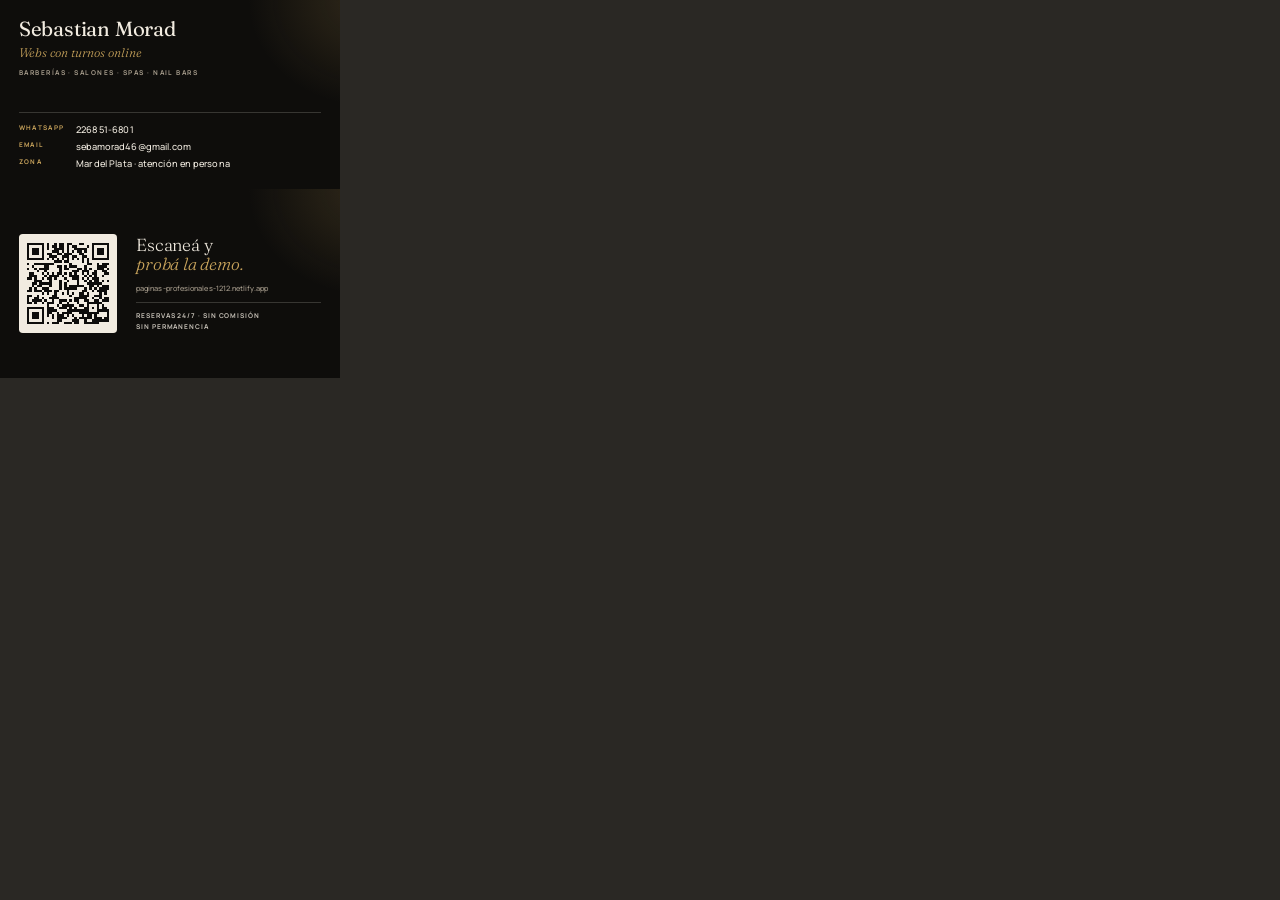
<file: marketing/tarjeta/tarjeta.html>
<!doctype html>
<html lang="es">
<head>
<meta charset="utf-8">
<title>Tarjeta personal · Sebastian Morad</title>
<style>
  @font-face { font-family: "Fraunces"; src: url(../flyer/fonts/fraunces-latin-300-normal.woff2) format("woff2"); font-weight: 300; }
  @font-face { font-family: "Fraunces"; src: url(../flyer/fonts/fraunces-latin-400-normal.woff2) format("woff2"); font-weight: 400; }
  @font-face { font-family: "Fraunces"; src: url(../flyer/fonts/fraunces-latin-300-italic.woff2) format("woff2"); font-weight: 300; font-style: italic; }
  @font-face { font-family: "Fraunces"; src: url(../flyer/fonts/fraunces-latin-400-italic.woff2) format("woff2"); font-weight: 400; font-style: italic; }
  @font-face { font-family: "Manrope"; src: url(../flyer/fonts/manrope-latin-500-normal.woff2) format("woff2"); font-weight: 500; }
  @font-face { font-family: "Manrope"; src: url(../flyer/fonts/manrope-latin-700-normal.woff2) format("woff2"); font-weight: 700; }

  :root { --ink: #0e0d0b; --paper: #f1ebe0; --muted: #a69c8c; --brass: #c9a45c; --line: rgba(241, 235, 224, .18);
    --w: 90mm; --h: 50mm; --bleed: 0mm; --m: 5mm; }
  @page { margin: 0; }
  * { box-sizing: border-box; margin: 0; padding: 0; }
  html, body { background: #2a2824; }
  body { -webkit-print-color-adjust: exact; print-color-adjust: exact; }

  .card { position: relative; width: calc(var(--w) + 2 * var(--bleed)); height: calc(var(--h) + 2 * var(--bleed)); padding: calc(var(--bleed) + var(--m));
    background: radial-gradient(45mm 40mm at 108% 0%, rgba(201, 164, 92, .18), transparent 70%), var(--ink);
    color: var(--paper); font-family: "Manrope", sans-serif; overflow: hidden; break-after: page; }

  /* Frente */
  .front { display: flex; flex-direction: column; justify-content: space-between; }
  .name { font-family: "Fraunces", serif; font-weight: 400; font-size: 5.4mm; letter-spacing: -.01em; line-height: 1; }
  .role { margin-top: 1.6mm; font-family: "Fraunces", serif; font-style: italic; font-weight: 300; font-size: 3.3mm; color: var(--brass); }
  .rubros { margin-top: 2mm; font-size: 1.75mm; font-weight: 700; letter-spacing: .22em; text-transform: uppercase; color: var(--muted); }
  .data { display: grid; grid-template-columns: auto 1fr; column-gap: 3mm; row-gap: 1.1mm; padding-top: 2.6mm; border-top: .2mm solid var(--line); font-size: 2.45mm; font-weight: 500; }
  .data dt { font-size: 1.7mm; font-weight: 700; letter-spacing: .2em; text-transform: uppercase; color: var(--brass); line-height: 2.45mm; }
  .data dd { letter-spacing: .01em; }

  /* Dorso */
  .back { display: grid; grid-template-columns: 26mm 1fr; gap: 5mm; align-items: center; }
  .qr { width: 26mm; height: 26mm; padding: 2.2mm; background: var(--paper); border-radius: 1mm; }
  .qr img { display: block; width: 100%; height: 100%; }
  .cta { font-family: "Fraunces", serif; font-weight: 300; font-size: 4.6mm; line-height: 1.12; letter-spacing: -.01em; }
  .cta em { display: block; color: var(--brass); font-style: italic; }
  .url { margin-top: 2.4mm; font-size: 1.95mm; color: var(--muted); letter-spacing: .01em; }
  .tags { margin-top: 2.4mm; padding-top: 2.2mm; border-top: .2mm solid var(--line); font-size: 1.75mm; font-weight: 700; letter-spacing: .14em; text-transform: uppercase; color: rgba(241, 235, 224, .8); line-height: 1.6; }
</style>
</head>
<body>
  <section class="card front">
    <div>
      <p class="name">Sebastian Morad</p>
      <p class="role">Webs con turnos online</p>
      <p class="rubros">Barberías · Salones · Spas · Nail bars</p>
    </div>
    <dl class="data">
      <dt>WhatsApp</dt><dd>2268 51-6801</dd>
      <dt>Email</dt><dd>sebamorad46@gmail.com</dd>
      <dt>Zona</dt><dd>Mar del Plata · atención en persona</dd>
    </dl>
  </section>
  <section class="card back">
    <div class="qr"><img src="../flyer/qr.svg" alt="Código QR a la demo"></div>
    <div>
      <p class="cta">Escaneá y <em>probá la demo.</em></p>
      <p class="url">paginas-profesionales-1212.netlify.app</p>
      <p class="tags">Reservas 24/7 · Sin comisión<br>Sin permanencia</p>
    </div>
  </section>
<script>
  // ?bleed=1 → versión imprenta (+3 mm por lado, 96 x 56 mm)
  if (new URLSearchParams(location.search).get("bleed") === "1") document.documentElement.style.setProperty("--bleed", "3mm");
</script>
</body>
</html>
</file>
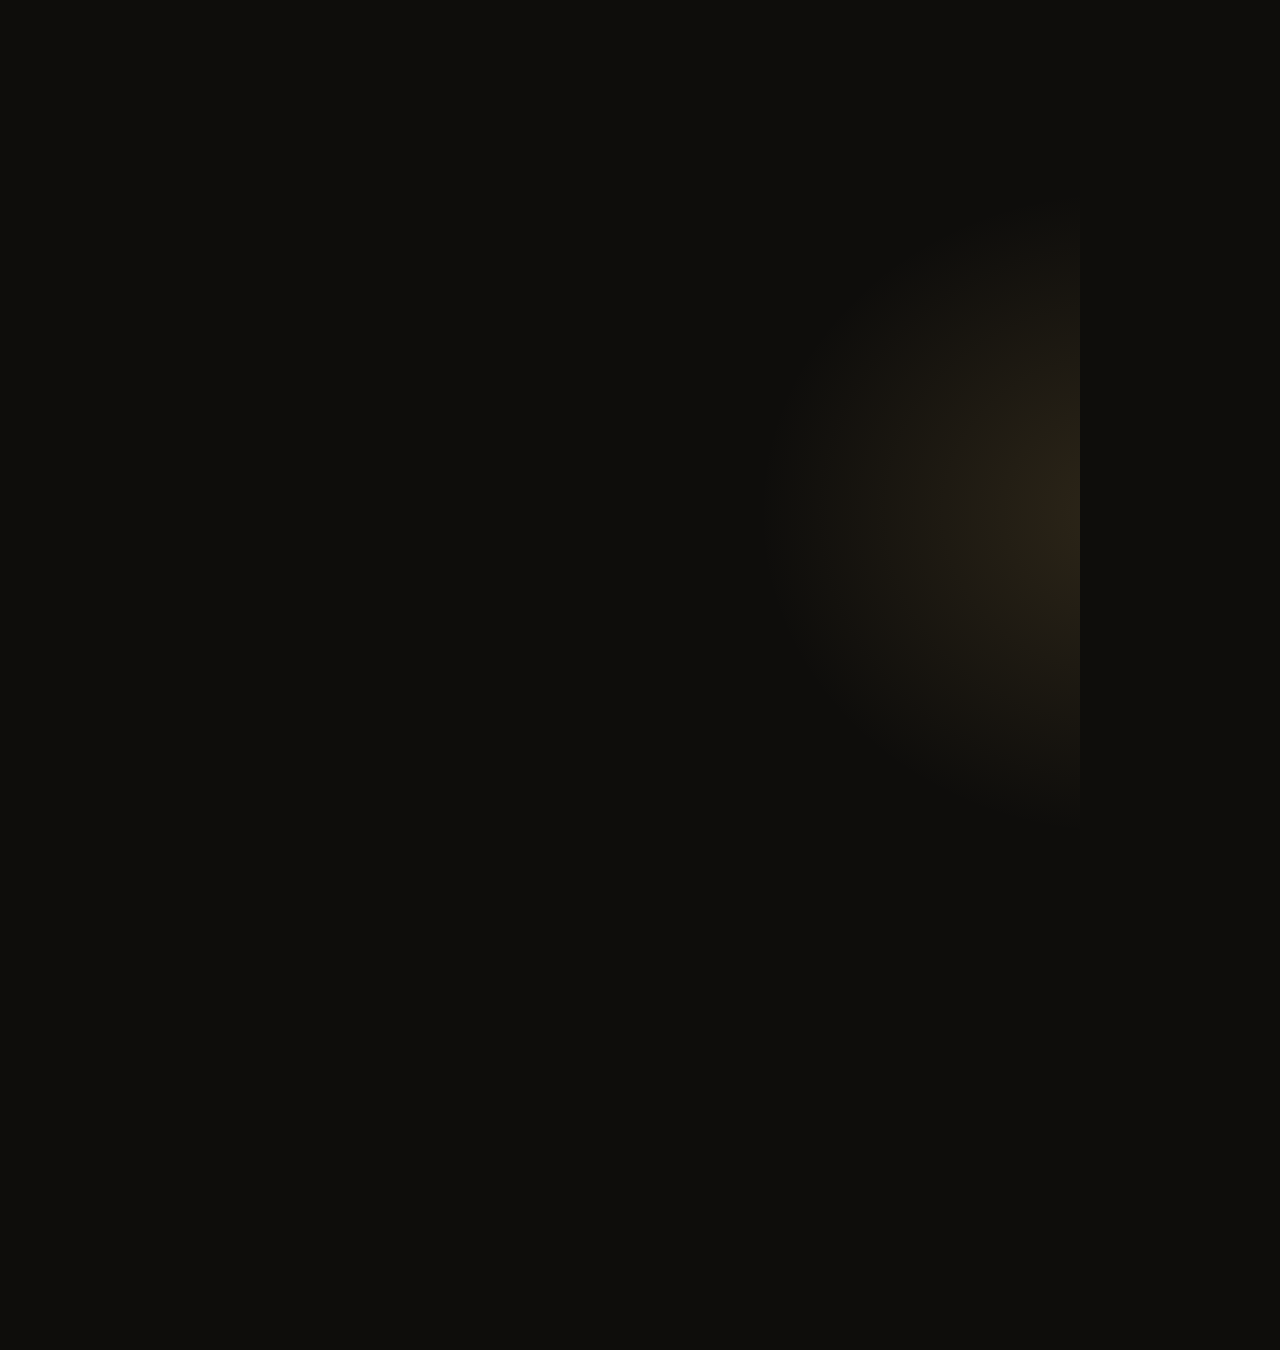
<file: marketing/video/motion.html>
<!doctype html>
<html lang="es">
<head>
<meta charset="utf-8">
<title>Video · Webs con turnos online</title>
<style>
  @font-face { font-family: "Fraunces"; src: url(../flyer/fonts/fraunces-latin-300-normal.woff2) format("woff2"); font-weight: 300; }
  @font-face { font-family: "Fraunces"; src: url(../flyer/fonts/fraunces-latin-400-normal.woff2) format("woff2"); font-weight: 400; }
  @font-face { font-family: "Fraunces"; src: url(../flyer/fonts/fraunces-latin-300-italic.woff2) format("woff2"); font-weight: 300; font-style: italic; }
  @font-face { font-family: "Fraunces"; src: url(../flyer/fonts/fraunces-latin-400-italic.woff2) format("woff2"); font-weight: 400; font-style: italic; }
  @font-face { font-family: "Manrope"; src: url(../flyer/fonts/manrope-latin-400-normal.woff2) format("woff2"); font-weight: 400; }
  @font-face { font-family: "Manrope"; src: url(../flyer/fonts/manrope-latin-500-normal.woff2) format("woff2"); font-weight: 500; }
  @font-face { font-family: "Manrope"; src: url(../flyer/fonts/manrope-latin-700-normal.woff2) format("woff2"); font-weight: 700; }
  @font-face { font-family: "Manrope"; src: url(../flyer/fonts/manrope-latin-800-normal.woff2) format("woff2"); font-weight: 800; }

  :root { --ink: #0e0d0b; --paper: #f1ebe0; --muted: #a69c8c; --brass: #c9a45c; --line: rgba(241, 235, 224, .16); }
  * { box-sizing: border-box; margin: 0; padding: 0; }
  html, body { background: var(--ink); }
  .frame { position: relative; width: 1080px; overflow: hidden; color: var(--paper); font-family: "Manrope", sans-serif; word-spacing: .06em;
    background: var(--ink); display: grid; grid-template-rows: auto auto auto auto minmax(0, 1fr) auto; }
  .glow { position: absolute; inset: 0; pointer-events: none; z-index: 0;
    background: radial-gradient(520px 460px at var(--gx, 105%) var(--gy, 40%), rgba(201, 164, 92, .17), transparent 70%); }
  .frame > *:not(.glow) { position: relative; z-index: 1; }

  .top { display: flex; justify-content: space-between; align-items: baseline; padding-bottom: 22px; position: relative; }
  .top .rule { position: absolute; left: 0; right: 0; bottom: 0; height: 2px; background: var(--line); transform-origin: left; }
  .brand { font-family: "Fraunces", serif; font-size: 32px; }
  .brand span { color: var(--brass); font-style: italic; }
  .place { font-size: 17px; font-weight: 700; letter-spacing: .28em; text-transform: uppercase; color: var(--muted); }
  .kicker { font-size: 18px; font-weight: 700; letter-spacing: .26em; text-transform: uppercase; color: var(--brass); }
  h1 { font-family: "Fraunces", serif; font-weight: 300; line-height: .98; letter-spacing: -.025em; word-spacing: 0; }
  h1 .w { display: inline-block; overflow: hidden; vertical-align: top; padding-bottom: .1em; margin-bottom: -.1em; }
  h1 .w > span { display: inline-block; }
  h1 em { font-style: italic; color: var(--brass); }
  .lead { color: rgba(241, 235, 224, .8); line-height: 1.5; }

  .body { display: grid; grid-template-columns: 1fr auto; grid-template-rows: minmax(0, 1fr); min-height: 0; }
  .col { display: flex; flex-direction: column; min-height: 0; }
  .points { list-style: none; display: flex; flex-direction: column; }
  .points li { position: relative; display: grid; grid-template-columns: 62px 1fr; }
  .points li .rule { position: absolute; left: 0; right: 0; top: 0; height: 2px; background: var(--line); transform-origin: left; }
  .points .n { font-family: "Fraunces", serif; font-style: italic; color: var(--brass); line-height: 1; }
  .points h3 { font-weight: 700; line-height: 1.25; }
  .points p { grid-column: 2; color: var(--muted); line-height: 1.45; }
  .offer { margin-top: auto; }
  .offer strong { display: inline-block; border: 2px solid var(--brass); color: var(--brass); font-weight: 800; letter-spacing: .2em; text-transform: uppercase; }
  .offer p { color: var(--muted); }

  .phone { position: relative; height: 100%; width: auto; aspect-ratio: 390 / 820; border-radius: 54px; padding: 11px; background: #050505; justify-self: end;
    box-shadow: 0 0 0 2px #2c2a26, 0 60px 90px -40px rgba(0, 0, 0, .8), 0 0 140px -40px rgba(201, 164, 92, .4); }
  .phone::before { content: ""; position: absolute; z-index: 5; top: 22px; left: 50%; width: 30%; height: 26px; transform: translateX(-50%); border-radius: 16px; background: #050505; }
  .screen { position: relative; width: 100%; height: 100%; border-radius: 44px; overflow: hidden; background: #1d1a15; }
  .screen img { position: absolute; left: 0; width: 100%; }
  .sbar { position: absolute; z-index: 3; top: 0; left: 0; right: 0; display: flex; justify-content: space-between; align-items: center; padding: 0 9% 0 11%;
    background: #0e0d0b; color: var(--paper); font-weight: 700; letter-spacing: .01em; }
  .sbar .ic { display: flex; align-items: flex-end; gap: .14em; }
  .sbar .ic i { display: block; width: .2em; background: var(--paper); border-radius: 1px; }
  .sbar .ic i:nth-child(1) { height: .35em; } .sbar .ic i:nth-child(2) { height: .5em; } .sbar .ic i:nth-child(3) { height: .65em; } .sbar .ic i:nth-child(4) { height: .8em; }
  .sbar .ic b { display: block; margin-left: .35em; width: 1.55em; height: .8em; border: .1em solid var(--paper); border-radius: .22em; position: relative; }
  .sbar .ic b::after { content: ""; position: absolute; inset: .1em; right: .3em; background: var(--paper); border-radius: .08em; }
  .navimg { position: absolute !important; z-index: 3; left: 0; width: 100%; }
  .confirm { position: absolute; z-index: 4; left: 5%; right: 5%; bottom: 4.5%; height: 8.5%; border-radius: 14px; background: var(--brass); color: #15110a;
    display: flex; align-items: center; justify-content: center; font-weight: 700; letter-spacing: .01em; box-shadow: 0 -18px 40px 6px #1d1a15; opacity: 0; }
  .tap { position: absolute; z-index: 6; width: 46px; height: 46px; margin: -23px 0 0 -23px; border-radius: 50%; pointer-events: none; opacity: 0; }
  .tap .dot { position: absolute; inset: 0; border-radius: 50%; background: rgba(241, 235, 224, .55); box-shadow: 0 0 0 2px rgba(241, 235, 224, .85); }
  .tap .ring { position: absolute; inset: 0; border-radius: 50%; border: 3px solid rgba(241, 235, 224, .9); }

  .foot { display: grid; align-items: center; position: relative; }
  .foot > .rule { position: absolute; left: 0; right: 0; top: 0; height: 2px; background: var(--line); transform-origin: left; }
  .qr { background: var(--paper); border-radius: 10px; }
  .qr img { display: block; width: 100%; height: 100%; }
  .cta { font-family: "Fraunces", serif; line-height: 1.1; letter-spacing: -.01em; }
  .cta em { color: var(--brass); }
  .url { color: var(--muted); }
  .contact { display: flex; align-items: baseline; flex-wrap: wrap; }
  .contact .wa { font-weight: 700; letter-spacing: .02em; }
  .contact .lbl { font-weight: 700; letter-spacing: .24em; text-transform: uppercase; color: var(--brass); }
  .contact .name { width: 100%; color: var(--muted); }

  /* ---- 4:5 (1080 x 1350): feed de Instagram y WhatsApp ---- */
  .f45 { height: 1350px; padding: 64px 72px 58px; }
  .f45 .kicker { margin-top: 36px; }
  .f45 h1 { margin-top: 16px; font-size: 86px; }
  .f45 .lead { margin-top: 20px; font-size: 25px; max-width: 800px; }
  .f45 .body { margin-top: 30px; gap: 48px; }
  .f45 .points { gap: 16px; }
  .f45 .points li { padding-top: 16px; grid-template-columns: 56px 1fr; }
  .f45 .points .n { font-size: 34px; }
  .f45 .points h3 { font-size: 25px; }
  .f45 .points p { margin-top: 5px; font-size: 20px; }
  .f45 .offer { padding-top: 22px; }
  .f45 .offer strong { padding: 12px 22px; font-size: 17px; }
  .f45 .offer p { font-size: 19px; letter-spacing: .02em; }
  .f45 .foot { margin-top: 30px; padding-top: 28px; grid-template-columns: 156px 1fr; gap: 40px; }
  .f45 .qr { width: 156px; height: 156px; padding: 13px; }
  .f45 .cta { font-size: 38px; }
  .f45 .url { margin-top: 8px; font-size: 17px; }
  .f45 .contact { margin-top: 14px; gap: 20px; }
  .f45 .contact .wa { font-size: 30px; } .f45 .contact .lbl { font-size: 15px; } .f45 .contact .name { font-size: 18px; }

  /* ---- 9:16 (1080 x 1920): estados de WhatsApp e historias (respeta zonas seguras) ---- */
  .f916 { height: 1920px; padding: 172px 84px 196px; }
  .f916 .kicker { margin-top: 52px; }
  .f916 h1 { margin-top: 20px; font-size: 90px; }
  .f916 .lead { margin-top: 26px; font-size: 29px; max-width: 880px; }
  .f916 .body { margin-top: 46px; gap: 46px; }
  .f916 .points { gap: 30px; }
  .f916 .points li { padding-top: 24px; grid-template-columns: 62px 1fr; }
  .f916 .points .n { font-size: 40px; }
  .f916 .points h3 { font-size: 29px; }
  .f916 .points p { margin-top: 9px; font-size: 23px; }
  .f916 .offer { padding-top: 26px; }
  .f916 .offer strong { padding: 15px 26px; font-size: 20px; }
  .f916 .offer p { font-size: 22px; letter-spacing: .02em; }
  .f916 .foot { margin-top: 44px; padding-top: 40px; grid-template-columns: 190px 1fr; gap: 44px; }
  .f916 .qr { width: 190px; height: 190px; padding: 15px; }
  .f916 .cta { font-size: 45px; }
  .f916 .url { margin-top: 12px; font-size: 20px; }
  .f916 .contact { margin-top: 18px; gap: 22px; }
  .f916 .contact .wa { font-size: 35px; } .f916 .contact .lbl { font-size: 17px; } .f916 .contact .name { font-size: 21px; }
</style>
</head>
<body>
<div class="frame" id="frame">
  <div class="glow" id="glow"></div>
  <header class="top">
    <div class="brand" data-a="0.15 .7 fade">Sebastian Morad <span>· webs con turnos</span></div>
    <div class="place" data-a="0.3 .7 fade">Mar del Plata</div>
    <span class="rule" data-a="0.2 1.0 line"></span>
  </header>
  <p class="kicker" data-a="0.55 .7 up">Barberías · Peluquerías · Spas · Nail bars</p>
  <h1 id="h1"><span class="l">Tu local recibe turnos</span><br><em class="l">mientras dormís.</em></h1>
  <p class="lead" data-a="1.55 .8 up">Una web con tu marca donde tus clientes reservan solos, las 24 horas. Vos te ocupás de atender.</p>

  <section class="body">
    <div class="col">
      <ol class="points">
        <li data-a="2.55 .75 up"><span class="rule" data-a="2.5 .8 line"></span><span class="n">01</span><h3>Reservas online 24/7</h3><p>Eligen servicio, profesional, día y horario sin escribirte.</p></li>
        <li data-a="2.9 .75 up"><span class="rule" data-a="2.85 .8 line"></span><span class="n">02</span><h3>Menos turnos perdidos</h3><p>Seña al reservar y recordatorio por WhatsApp.</p></li>
        <li data-a="3.25 .75 up"><span class="rule" data-a="3.2 .8 line"></span><span class="n">03</span><h3>Todo resuelto</h3><p>Agenda de tu equipo y mantenimiento: los cambios los hago&nbsp;yo.</p></li>
      </ol>
      <div class="offer">
        <p data-a="7.0 .7 up">Abono fijo mensual · Sin comisión por turno · Sin&nbsp;permanencia</p>
      </div>
    </div>
    <div class="phone" id="phone" data-a="1.95 1.0 rise">
      <div class="screen" id="screen">
        <div class="sbar" id="sbar"><span>9:41</span><span class="ic"><i></i><i></i><i></i><i></i><b></b></span></div>
        <img src="nav.png" id="navimg" class="navimg" alt="">
        <img src="s1.png" id="s1" alt=""><img src="s2.png" id="s2" alt=""><img src="s3.png" id="s3" alt=""><img src="s4.png" id="s4" alt="">
        <div class="confirm" id="confirm">Confirmar turno · <span id="confHora"></span></div>
        <div class="tap" id="tap"><span class="dot"></span><span class="ring"></span></div>
      </div>
    </div>
  </section>

  <footer class="foot">
    <span class="rule" data-a="7.45 .8 line"></span>
    <div class="qr" data-a="7.65 .7 pop"><img src="../flyer/qr.svg" alt=""></div>
    <div>
      <p class="cta" data-a="7.85 .7 up">Escaneá y <em>probá la demo.</em></p>
      <p class="url" data-a="8.05 .6 up">paginas-profesionales-1212.netlify.app</p>
      <div class="contact" data-a="8.2 .7 up">
        <span class="lbl">WhatsApp</span><span class="wa">2268 51-6801</span>
        <span class="name">Sebastian Morad · atención en persona en Mar del Plata</span>
      </div>
    </div>
  </footer>
</div>

<script>
/* Animación determinística: setT(segundos) dibuja el cuadro exacto de ese instante.
   Así cada cuadro del video sale perfecto (sin depender de la velocidad de la PC). */
(function () {
  var q = new URLSearchParams(location.search);
  var frame = document.getElementById("frame");
  frame.classList.add(q.get("f") === "916" ? "f916" : "f45");
  window.DURACION = 11.5;

  // Titular: palabra por palabra
  var h1 = document.getElementById("h1"), i = 0;
  h1.querySelectorAll(".l").forEach(function (l) {
    l.innerHTML = l.textContent.split(" ").map(function (w) {
      var s = (0.75 + (i++) * 0.085).toFixed(3);
      return '<span class="w"><span data-a="' + s + ' .85 mask">' + w + "</span></span>";
    }).join(" ");
  });

  var clamp = function (x) { return x < 0 ? 0 : x > 1 ? 1 : x; };
  var easeOut = function (x) { return 1 - Math.pow(1 - x, 3); };
  var easeInOut = function (x) { return x < .5 ? 4 * x * x * x : 1 - Math.pow(-2 * x + 2, 3) / 2; };
  var items = Array.prototype.map.call(document.querySelectorAll("[data-a]"), function (el) {
    var a = el.getAttribute("data-a").split(" ");
    return { el: el, s: +a[0], d: +a[1], t: a[2] };
  });

  // Pantallas y toques (posiciones medidas sobre las capturas reales)
  var T = { s2: 4.05, s3: 5.35, s4: 6.35, fade: .28, tapDia: 3.85, tapHora: 5.15, tapOk: 6.15 };
  var toques = null;
  fetch("toques.json").then(function (r) { return r.json(); }).then(function (j) { toques = j; window.LISTO = true; });

  function screenLayout() {
    var sc = document.getElementById("screen"), W = sc.clientWidth, k = W / (toques ? toques.ancho : 390), st = Math.round(W * 0.12);
    // Barra de estado del celular (hora, señal, batería) + encabezado fijo del sitio; el contenido arranca debajo
    var bar = document.getElementById("sbar"); bar.style.height = st + "px"; bar.style.fontSize = Math.round(W * 0.042) + "px";
    var nav = document.getElementById("navimg"); nav.style.top = st + "px";
    var sb = st + Math.round((toques ? toques.nav : 77) * k);
    return { k: k, sb: sb, W: W, H: sc.clientHeight };
  }

  window.setT = function (t) {
    items.forEach(function (it) {
      var p = clamp((t - it.s) / it.d), e = easeOut(p), st = it.el.style;
      if (it.t === "fade") st.opacity = e;
      else if (it.t === "up") { st.opacity = e; st.transform = "translateY(" + (1 - e) * 34 + "px)"; }
      else if (it.t === "mask") st.transform = "translateY(" + (1 - e) * 108 + "%)";
      else if (it.t === "line") st.transform = "scaleX(" + easeInOut(p) + ")";
      else if (it.t === "pop") { st.opacity = e; st.transform = "scale(" + (0.94 + 0.06 * e) + ")"; }
      else if (it.t === "rise") { st.opacity = e; st.transform = "translateY(" + (1 - e) * 140 + "px)"; }
    });
    // Brillo de fondo que se mueve muy lento (da vida sin distraer)
    var g = document.getElementById("glow");
    g.style.setProperty("--gx", (104 - 8 * Math.sin(t / DURACION * Math.PI)) + "%");
    g.style.setProperty("--gy", (38 + 10 * (t / DURACION)) + "%");

    // Pantallas del celular (fundido entre estados)
    var op = function (start) { return easeInOut(clamp((t - start) / T.fade)); };
    document.getElementById("s1").style.opacity = 1;
    document.getElementById("s2").style.opacity = op(T.s2);
    document.getElementById("s3").style.opacity = op(T.s3);
    var o4 = op(T.s4); document.getElementById("s4").style.opacity = o4;
    document.getElementById("s4").style.transform = "scale(" + (0.985 + 0.015 * o4) + ")";

    var L = screenLayout();
    // Desplazamiento de la pantalla (como si bajara con el dedo) para que el horario quede visible
    var visibleCss = (L.H - L.sb) / L.k, falta = toques ? Math.max(0, toques.tapHora.y + 60 - visibleCss) : 0;
    var off = falta * easeInOut(clamp((t - 4.45) / .5));
    ["s1", "s2", "s3"].forEach(function (id) { document.getElementById(id).style.top = (L.sb - off * L.k) + "px"; });
    document.getElementById("s4").style.top = L.sb + "px";
    // Barra "Confirmar turno" que aparece al elegir horario y se toca
    var cb = document.getElementById("confirm"), cIn = easeOut(clamp((t - (T.s3 + .15)) / .45));
    cb.style.opacity = cIn * (1 - o4);
    cb.style.transform = "translateY(" + (1 - cIn) * 40 + "px) scale(" + (t >= T.tapOk && t < T.tapOk + .2 ? .97 : 1) + ")";
    cb.style.fontSize = Math.round(15 * L.k) + "px";
    if (toques) document.getElementById("confHora").textContent = toques.hora;

    // Toque del dedo
    var tap = document.getElementById("tap"), cur = null;
    if (toques) {
      if (t >= T.tapDia - .1 && t < T.tapDia + .55) cur = { at: T.tapDia, x: toques.tapDia.x, y: toques.tapDia.y };
      else if (t >= T.tapHora - .1 && t < T.tapHora + .55) cur = { at: T.tapHora, x: toques.tapHora.x, y: toques.tapHora.y - off };
      else if (t >= T.tapOk - .1 && t < T.tapOk + .55) { var cb = document.getElementById("confirm"); cur = { at: T.tapOk, x: (toques.ancho / 2), y: (cb.offsetTop + cb.offsetHeight / 2 - L.sb) / L.k }; }
    }
    if (cur) {
      var d = t - cur.at;
      tap.style.left = cur.x * L.k + "px"; tap.style.top = (L.sb + cur.y * L.k) + "px";
      var size = Math.max(34, 46 * L.k / 2.2);
      tap.style.width = tap.style.height = size + "px"; tap.style.margin = (-size / 2) + "px 0 0 " + (-size / 2) + "px";
      var inP = clamp((d + .1) / .12), outP = clamp((d - .18) / .3);
      tap.style.opacity = inP * (1 - outP);
      tap.querySelector(".dot").style.transform = "scale(" + (0.7 + 0.3 * inP - 0.15 * clamp(d / .12)) + ")";
      var rp = clamp(d / .5);
      tap.querySelector(".ring").style.transform = "scale(" + (1 + 1.3 * easeOut(rp)) + ")";
      tap.querySelector(".ring").style.opacity = d < 0 ? 0 : (1 - rp);
    } else tap.style.opacity = 0;
  };
  setT(+(q.get("t") || 0));
})();
</script>
</body>
</html>
</file>
<file: css/styles.css>
/* =====================================================================
   ESTILOS — 4 temas: barberia, salon, spa, unas ([data-theme] en <html>)
   Cada tema define su paleta, tipografía y forma. Los colores están
   verificados para cumplir contraste de lectura (WCAG AA).
   ===================================================================== */

/* Barbería — carbón cálido + latón: tradición, oficio, masculino premium */
:root,
[data-theme="barberia"] {
  --bg: #0e0d0b;
  --bg-alt: #161410;
  --surface: #1d1a15;
  --surface-2: #27231c;
  --text: #f1ebe0;
  --muted: #a69c8c;
  --line: rgba(241, 235, 224, .12);
  --accent: #c9a45c;
  --accent-2: #e4c991;
  --on-accent: #15110a;
  --mesh-1: #4a3517;
  --mesh-2: #4a1a16;
  --veil: linear-gradient(180deg, rgba(14,13,11,.35) 0%, rgba(14,13,11,.55) 55%, #0e0d0b 100%);
  --hero-tint: rgba(14,13,11,.25);
  --shadow: 0 30px 60px -30px rgba(0,0,0,.8);
  --radius: 4px;
  --radius-lg: 10px;
  --font-display: "Fraunces", Georgia, serif;
  --font-body: "Manrope", system-ui, -apple-system, "Segoe UI", sans-serif;
  --display-weight: 400;
  --ds: 1;
  color-scheme: dark;
}

/* Salón — marfil + baya/rosa empolvado + champagne: femenino, editorial */
[data-theme="salon"] {
  --bg: #faf6f1;
  --bg-alt: #f3e9e1;
  --surface: #ffffff;
  --surface-2: #f7eee8;
  --text: #2a1b20;
  --muted: #6f5c62;
  --line: rgba(42, 27, 32, .12);
  --accent: #9b4560;
  --accent-2: #c98a9b;
  --on-accent: #ffffff;
  --mesh-1: #f0cfd7;
  --mesh-2: #f3e1cb;
  --veil: linear-gradient(180deg, rgba(250,246,241,.1) 0%, rgba(250,246,241,.55) 55%, #faf6f1 100%);
  --hero-tint: rgba(42,27,32,.15);
  --shadow: 0 30px 60px -30px rgba(90,40,55,.35);
  --radius: 999px;
  --radius-lg: 22px;
  --font-display: "Playfair Display", Georgia, serif;
  --display-weight: 400;
  --ds: .94;
  color-scheme: light;
}

/* Spa — salvia + arena: calma, naturaleza, bienestar */
[data-theme="spa"] {
  --bg: #f1f2ec;
  --bg-alt: #e6eadf;
  --surface: #fbfcf8;
  --surface-2: #e2e7da;
  --text: #1d2822;
  --muted: #56645b;
  --line: rgba(29, 40, 34, .12);
  --accent: #4a6752;
  --accent-2: #7f9b85;
  --on-accent: #ffffff;
  --mesh-1: #cddbca;
  --mesh-2: #ebe2d1;
  --veil: linear-gradient(180deg, rgba(241,242,236,.15) 0%, rgba(241,242,236,.6) 55%, #f1f2ec 100%);
  --hero-tint: rgba(29,40,34,.12);
  --shadow: 0 30px 60px -30px rgba(31,60,40,.3);
  --radius: 14px;
  --radius-lg: 28px;
  --font-display: "Cormorant Garamond", Georgia, serif;
  --display-weight: 500;
  --ds: 1.12;
  color-scheme: light;
}

/* Nail bar — negro + nude rosado: moderno, chic, de tendencia */
[data-theme="unas"] {
  --bg: #131012;
  --bg-alt: #1b171a;
  --surface: #221c20;
  --surface-2: #2d252a;
  --text: #f7ede9;
  --muted: #b5a3a5;
  --line: rgba(247, 237, 233, .12);
  --accent: #eaa8b6;
  --accent-2: #f7cdd6;
  --on-accent: #24121a;
  --mesh-1: #4a2333;
  --mesh-2: #2e1f2c;
  --veil: linear-gradient(180deg, rgba(19,16,18,.3) 0%, rgba(19,16,18,.55) 55%, #131012 100%);
  --hero-tint: rgba(19,16,18,.3);
  --shadow: 0 30px 60px -30px rgba(0,0,0,.8);
  --radius: 999px;
  --radius-lg: 18px;
  --font-display: "Instrument Serif", Georgia, serif;
  --display-weight: 400;
  --ds: 1.1;
  color-scheme: dark;
}
[data-theme="unas"] .hero__veil { background: var(--veil), linear-gradient(90deg, rgba(19,16,18,.85), transparent 75%); }
[data-theme="unas"] .visit__map iframe { filter: grayscale(1) invert(.92) contrast(.9); }

/* ---------- Base ---------- */
*, *::before, *::after { box-sizing: border-box; }
[hidden] { display: none !important; }
html { scroll-behavior: smooth; -webkit-text-size-adjust: 100%; }
/* Anclas y reserva quedan debajo del header fijo */
main section[id], .marquee { scroll-margin-top: 76px; }
.booking { scroll-margin-top: 88px; }
body {
  margin: 0;
  background: var(--bg);
  color: var(--text);
  font-family: var(--font-body);
  font-size: 16px;
  line-height: 1.6;
  -webkit-font-smoothing: antialiased;
  overflow-x: hidden;
  transition: background-color .4s, color .4s;
}
img { max-width: 100%; display: block; }
a { color: inherit; text-decoration: none; }
button { font: inherit; color: inherit; cursor: pointer; background: none; border: 0; }
em { font-style: italic; color: var(--accent); }
::selection { background: var(--accent); color: var(--on-accent); }

.container { width: min(1200px, 100% - 32px); margin-inline: auto; }
.container--narrow { width: min(820px, 100% - 32px); }
.skip { position: absolute; left: -999px; top: 8px; z-index: 999; background: var(--accent); color: var(--on-accent); padding: 8px 14px; }
.skip:focus { left: 8px; }
.muted { color: var(--muted); }
:focus-visible { outline: 2px solid var(--accent); outline-offset: 3px; }

/* ---------- Tipografía ---------- */
.eyebrow {
  display: inline-flex; align-items: center; gap: 12px;
  font-size: 12px; font-weight: 700; letter-spacing: .22em; text-transform: uppercase;
  color: var(--accent); margin: 0 0 18px;
}
.eyebrow .line { width: 32px; height: 1px; background: currentColor; display: inline-block; }
.section__title, .hero__title, .cta-band h2 {
  font-family: var(--font-display);
  font-weight: var(--display-weight);
  letter-spacing: -.02em;
  line-height: 1.04;
  margin: 0;
  font-variation-settings: "opsz" 144;
}
.section__title { font-size: calc(clamp(2.2rem, 5vw, 3.8rem) * var(--ds)); }
.section__sub { color: var(--muted); max-width: 52ch; margin: 16px 0 0; }

/* ---------- Botones ---------- */
.btn {
  --pad: 14px 24px;
  display: inline-flex; align-items: center; justify-content: center; gap: 10px;
  padding: var(--pad); border-radius: var(--radius);
  font-weight: 600; font-size: 15px; letter-spacing: .01em; white-space: nowrap;
  border: 1px solid transparent;
  transition: transform .25s cubic-bezier(.2,.8,.2,1), background-color .25s, color .25s, border-color .25s, box-shadow .25s, opacity .2s;
}
.btn svg { width: 18px; height: 18px; fill: none; stroke: currentColor; stroke-width: 2; transition: transform .25s; }
.btn:hover svg { transform: translateX(4px); }
.btn--primary { background: var(--accent); color: var(--on-accent); }
.btn--primary:hover { background: var(--accent-2); transform: translateY(-2px); box-shadow: 0 14px 30px -12px var(--accent); }
.btn--ghost { border-color: var(--line); background: transparent; }
.btn--ghost:hover { border-color: var(--accent); color: var(--accent); }
.btn--sm { --pad: 10px 18px; font-size: 14px; }
.btn--lg { --pad: 18px 30px; font-size: 16px; }
.btn:disabled { opacity: .35; pointer-events: none; }
.link-arrow { color: var(--accent); font-weight: 600; border-bottom: 1px solid currentColor; padding-bottom: 2px; }

/* ---------- Nav ---------- */
.nav { position: fixed; inset: 0 0 auto; z-index: 50; transition: background-color .3s, border-color .3s, backdrop-filter .3s; border-bottom: 1px solid transparent; }
.nav.is-scrolled { background: color-mix(in srgb, var(--bg) 82%, transparent); backdrop-filter: blur(14px) saturate(1.3); -webkit-backdrop-filter: blur(14px) saturate(1.3); border-color: var(--line); }
.nav__inner { display: flex; align-items: center; justify-content: space-between; height: 76px; gap: 24px; }
.brand { font-family: var(--font-display); font-size: 1.45rem; font-weight: 500; letter-spacing: -.01em; }
.nav__links { display: flex; gap: 30px; font-size: 14px; font-weight: 500; }
.nav__links a { position: relative; opacity: .8; transition: opacity .2s; }
.nav__links a::after { content: ""; position: absolute; left: 0; bottom: -6px; width: 100%; height: 1px; background: var(--accent); transform: scaleX(0); transform-origin: right; transition: transform .35s; }
.nav__links a:hover { opacity: 1; }
.nav__links a:hover::after, .nav__links a.is-current::after { transform: scaleX(1); transform-origin: left; }
.nav__actions { display: flex; align-items: center; gap: 14px; }
.nav__burger { display: none; width: 40px; height: 40px; position: relative; }
.nav__burger span { position: absolute; left: 9px; right: 9px; height: 2px; background: currentColor; transition: transform .3s, top .3s; }
.nav__burger span:first-child { top: 15px; } .nav__burger span:last-child { top: 23px; }
.nav__burger[aria-expanded="true"] span:first-child { top: 19px; transform: rotate(45deg); }
.nav__burger[aria-expanded="true"] span:last-child { top: 19px; transform: rotate(-45deg); }
.nav__mobile { display: none; }

.status-pill { display: inline-flex; align-items: center; gap: 8px; font-size: 12px; font-weight: 600; padding: 6px 12px; border: 1px solid var(--line); border-radius: 999px; }
.status-pill i { width: 8px; height: 8px; border-radius: 50%; background: var(--muted); }
.status-pill.is-open i { background: #4cc38a; box-shadow: 0 0 0 0 rgba(76,195,138,.6); animation: pulse 2s infinite; }
@keyframes pulse { 70% { box-shadow: 0 0 0 8px rgba(76,195,138,0); } 100% { box-shadow: 0 0 0 0 rgba(76,195,138,0); } }

/* ---------- Hero ---------- */
.hero { position: relative; min-height: 100svh; display: flex; align-items: flex-end; padding: clamp(100px, 15vh, 140px) 0 clamp(40px, 7vh, 80px); overflow: hidden; isolation: isolate; }
.hero__media { position: absolute; inset: -6% 0 0; z-index: -2; overflow: hidden;
  background: radial-gradient(45% 55% at 78% 28%, var(--mesh-1), transparent 70%), radial-gradient(40% 50% at 12% 85%, var(--mesh-2), transparent 70%), var(--bg); }
.hero__media::before { content: ""; position: absolute; inset: -20%; background: radial-gradient(30% 35% at 60% 60%, color-mix(in srgb, var(--accent) 22%, transparent), transparent 70%); animation: drift 18s ease-in-out infinite alternate; }
@keyframes drift { to { transform: translate(-12%, -8%) scale(1.15); } }
.hero__media img { position: relative; opacity: 0; transition: opacity 1.2s ease; }
.hero__media img.is-loaded { opacity: 1; }
.hero__media img { width: 100%; height: 100%; object-fit: cover; transform: scale(1.08); animation: heroZoom 2.4s cubic-bezier(.2,.8,.2,1) forwards; will-change: transform; }
.hero__media img.is-broken { display: none; }
@keyframes heroZoom { to { transform: scale(1); } }
.hero__veil { position: absolute; inset: 0; z-index: -1; background: var(--veil), linear-gradient(90deg, var(--hero-tint), transparent 70%); }
[data-theme="barberia"] .hero__veil { background: var(--veil), linear-gradient(90deg, rgba(15,14,12,.85), transparent 75%); }
.hero__title { font-size: calc(clamp(2.6rem, min(8vw, 10.5vh), 7.5rem) * var(--ds)); max-width: 14ch; margin-bottom: clamp(14px, 2.6vh, 26px); }
.hero__title .w { display: inline-block; overflow: hidden; vertical-align: top; padding-bottom: .08em; margin-bottom: -.08em; }
.hero__title .w > span { display: inline-block; transform: translateY(105%); animation: rise 1s cubic-bezier(.2,.8,.2,1) forwards; }
@keyframes rise { to { transform: none; } }
.hero__lead { font-size: clamp(1.02rem, 1.6vw, 1.2rem); max-width: 52ch; color: color-mix(in srgb, var(--text) 82%, transparent); margin: 0 0 clamp(20px, 3.6vh, 36px); }
.hero__cta { display: flex; flex-wrap: wrap; gap: 14px; }
.hero__eyebrow, .hero__lead, .hero__cta, .hero__stats { animation: fadeUp .9s .5s cubic-bezier(.2,.8,.2,1) both; }
.hero__lead { animation-delay: .7s; } .hero__cta { animation-delay: .85s; } .hero__stats { animation-delay: 1s; }
@keyframes fadeUp { from { opacity: 0; transform: translateY(24px); } to { opacity: 1; transform: none; } }
.hero__stats { list-style: none; padding: 0; margin: clamp(22px, 4.5vh, 56px) 0 0; display: flex; gap: clamp(24px, 5vw, 64px); flex-wrap: wrap; }
.hero__stats strong { display: block; font-family: var(--font-display); font-size: clamp(1.8rem, min(4vw, 5.5vh), 2.8rem); font-weight: 400; line-height: 1; color: var(--accent); }
.hero__stats span { font-size: 13px; color: var(--muted); text-transform: uppercase; letter-spacing: .12em; }
.hero__scroll { position: absolute; right: 32px; bottom: 40px; width: 26px; height: 42px; border: 1px solid var(--line); border-radius: 20px; }
.hero__scroll span { position: absolute; left: 50%; top: 8px; width: 3px; height: 8px; margin-left: -1.5px; border-radius: 2px; background: var(--accent); animation: scrollDot 1.8s infinite; }
@keyframes scrollDot { 0% { opacity: 0; transform: translateY(0); } 40% { opacity: 1; } 100% { opacity: 0; transform: translateY(14px); } }

.next-slot { display: inline-flex; align-items: center; gap: 10px; margin-top: 26px; padding: 10px 16px 10px 14px; border-radius: 999px; font-size: 14px;
  background: color-mix(in srgb, var(--surface) 70%, transparent); border: 1px solid var(--line); backdrop-filter: blur(10px); -webkit-backdrop-filter: blur(10px);
  animation: fadeUp .9s 1.1s cubic-bezier(.2,.8,.2,1) both; transition: border-color .25s, transform .25s; }
.next-slot[hidden] { display: none; }
.next-slot:hover { border-color: var(--accent); transform: translateY(-2px); }
.next-slot i { width: 8px; height: 8px; border-radius: 50%; background: #3fb87a; box-shadow: 0 0 0 0 rgba(63,184,122,.6); animation: pulse 2s infinite; }
.next-slot strong { color: var(--accent); }
.next-slot__s { display: none; }
.next-slot > span[aria-hidden] { color: var(--accent); transition: transform .25s; }
.next-slot:hover > span[aria-hidden] { transform: translateX(3px); }

/* ---------- Marquee ---------- */
.marquee { border-block: 1px solid var(--line); overflow: hidden; padding: 22px 0; background: var(--bg-alt); }
.marquee__track { display: flex; width: max-content; animation: marquee 40s linear infinite; }
.marquee__track span { font-family: var(--font-display); font-size: clamp(1.4rem, 3vw, 2.2rem); font-style: italic; padding: 0 28px; white-space: nowrap; display: inline-flex; align-items: center; gap: 56px; }
.marquee__track span::after { content: "✦"; font-style: normal; color: var(--accent); font-size: .6em; }
.marquee:hover .marquee__track { animation-play-state: paused; }
@keyframes marquee { to { transform: translateX(-50%); } }

/* ---------- Secciones ---------- */
.section { padding: clamp(80px, 12vw, 150px) 0; position: relative; }
.section--alt { background: var(--bg-alt); }
.section__head { margin-bottom: clamp(40px, 6vw, 70px); }
.section__head--center { text-align: center; }
.section__head--center .section__sub { margin-inline: auto; }
.section__head--row { display: flex; justify-content: space-between; align-items: flex-end; gap: 24px; flex-wrap: wrap; }

/* Reveal (con red de seguridad: si el JS falla, todo queda visible) */
.js .reveal { opacity: 0; transform: translateY(36px); transition: opacity 1s cubic-bezier(.2,.8,.2,1), transform 1s cubic-bezier(.2,.8,.2,1); }
.js .reveal.is-in { opacity: 1; transform: none; }
.reveal[data-split] { opacity: 1; transform: none; }

/* ---------- Servicios / precios ---------- */
.tabs { display: flex; gap: 8px; flex-wrap: wrap; margin-bottom: 36px; }
.tab { padding: 10px 20px; border: 1px solid var(--line); border-radius: 999px; font-size: 14px; font-weight: 600; transition: all .25s; }
.tab:hover { border-color: var(--accent); }
.tab[aria-selected="true"] { background: var(--text); color: var(--bg); border-color: var(--text); }
.price-list { display: grid; grid-template-columns: repeat(2, 1fr); column-gap: 64px; }
.price {
  display: grid; grid-template-columns: 1fr auto; gap: 4px 20px; align-items: baseline;
  padding: 24px 0; border-bottom: 1px solid var(--line); text-align: left; width: 100%;
  position: relative; transition: padding .3s;
  animation: fadeUp .6s cubic-bezier(.2,.8,.2,1) both;
}
.price::before { content: ""; position: absolute; left: 0; bottom: -1px; height: 1px; width: 100%; background: var(--accent); transform: scaleX(0); transform-origin: left; transition: transform .5s cubic-bezier(.2,.8,.2,1); }
.price:hover::before { transform: scaleX(1); }
.price:hover { padding-left: 10px; }
.price__name { font-family: var(--font-display); font-size: 1.45rem; line-height: 1.2; display: flex; align-items: center; gap: 10px; flex-wrap: wrap; }
.price__tag { font-family: var(--font-body); font-size: 10px; font-weight: 700; letter-spacing: .14em; text-transform: uppercase; padding: 3px 8px; border-radius: 999px; background: var(--accent); color: var(--on-accent); }
.price__value { font-family: var(--font-display); font-size: 1.45rem; color: var(--accent); white-space: nowrap; }
.price__desc { color: var(--muted); font-size: 14px; }
.price__dur { font-size: 13px; color: var(--muted); text-align: right; white-space: nowrap; }
.price__book { grid-column: 1 / -1; font-size: 13px; font-weight: 600; color: var(--accent); opacity: 0; transform: translateY(-4px); transition: all .3s; height: 0; }
.price:hover .price__book, .price:focus-visible .price__book { opacity: 1; transform: none; height: auto; }

/* ---------- Promos ---------- */
.section--tight { padding-top: 0; }
.promos { display: grid; grid-template-columns: 1.25fr 1fr 1fr; gap: 20px; }
.promo { position: relative; display: flex; flex-direction: column; gap: 12px; padding: 30px 28px; border-radius: var(--radius-lg); border: 1px solid var(--line); background: var(--surface); overflow: hidden; transition: transform .4s, border-color .4s; }
.promo:hover { transform: translateY(-6px); border-color: var(--accent); }
.promo--feat { background: linear-gradient(140deg, color-mix(in srgb, var(--accent) 22%, var(--surface)), var(--surface) 70%); }
.promo--feat::after { content: ""; position: absolute; right: -60px; top: -60px; width: 180px; height: 180px; border-radius: 50%; border: 1px solid color-mix(in srgb, var(--accent) 40%, transparent); }
.promo__tag { align-self: flex-start; font-size: 11px; font-weight: 700; letter-spacing: .16em; text-transform: uppercase; color: var(--accent); }
.promo h3 { margin: 0; font-family: var(--font-display); font-weight: 400; font-size: 1.7rem; line-height: 1.15; }
.promo p { margin: 0; color: var(--muted); font-size: 15px; flex: 1; }
.promo__foot { display: flex; justify-content: space-between; align-items: center; gap: 12px; padding-top: 16px; border-top: 1px solid var(--line); }
.promo__foot strong { font-family: var(--font-display); font-weight: 400; font-size: 1.25rem; color: var(--accent); }
.promo__foot a { font-size: 14px; font-weight: 600; }
.promo__foot a:hover { color: var(--accent); }

/* ---------- Nosotros ---------- */
.about { display: grid; grid-template-columns: 1fr 1fr; gap: clamp(40px, 7vw, 100px); align-items: center; }
.about__media { position: relative; margin: 0; aspect-ratio: 4/5; border-radius: var(--radius-lg); overflow: hidden; background: var(--surface-2); }
.about__media img { width: 100%; height: 100%; object-fit: cover; transition: transform 1.2s cubic-bezier(.2,.8,.2,1); }
.about__media:hover img { transform: scale(1.04); }
.about__badge { position: absolute; left: 20px; bottom: 20px; background: var(--bg); padding: 18px 22px; border-radius: calc(var(--radius-lg) * .7); display: flex; align-items: center; gap: 14px; box-shadow: var(--shadow); max-width: 260px; }
.about__badge strong { font-family: var(--font-display); font-size: 2.6rem; font-weight: 400; color: var(--accent); line-height: 1; }
.about__badge span { font-size: 13px; line-height: 1.35; color: var(--muted); }
.about__text p:not(.eyebrow) { color: var(--muted); font-size: 1.05rem; }
.about__text .section__title { margin-bottom: 26px; }
.features { list-style: none; padding: 0; margin: 36px 0 0; display: grid; gap: 22px; }
.features li { display: flex; gap: 16px; align-items: flex-start; }
.features svg { flex: 0 0 auto; width: 42px; height: 42px; padding: 10px; border-radius: 50%; border: 1px solid var(--line); fill: var(--accent); color: var(--accent); }
.features strong { display: block; }
.features span { color: var(--muted); font-size: 14px; }

/* ---------- Galería ---------- */
.gallery { display: grid; grid-template-columns: repeat(12, 1fr); grid-auto-rows: 120px; gap: 14px; }
.gallery__item { position: relative; overflow: hidden; border-radius: var(--radius-lg); background: var(--surface-2); cursor: zoom-in; padding: 0; }
.gallery { grid-auto-flow: dense; }
.gallery__item:nth-child(6n+1) { grid-column: span 7; grid-row: span 4; }
.gallery__item:nth-child(6n+2), .gallery__item:nth-child(6n+3) { grid-column: span 5; grid-row: span 2; }
.gallery__item:nth-child(6n+4), .gallery__item:nth-child(6n+5), .gallery__item:nth-child(6n+6) { grid-column: span 4; grid-row: span 3; }
.gallery__item img { width: 100%; height: 100%; object-fit: cover; transition: transform .9s cubic-bezier(.2,.8,.2,1), filter .5s; }
.gallery__item:hover img { transform: scale(1.06); }
.gallery__item::after { content: attr(data-alt); position: absolute; left: 14px; bottom: 12px; font-size: 13px; font-weight: 600; color: #fff; opacity: 0; transform: translateY(8px); transition: all .35s; text-shadow: 0 1px 8px rgba(0,0,0,.6); }
.gallery__item:hover::after { opacity: 1; transform: none; }
.img-fallback { position: relative; display: grid; place-items: center; align-content: center; gap: 6px; width: 100%; height: 100%; overflow: hidden; color: var(--accent);
  background: radial-gradient(70% 60% at 30% 20%, color-mix(in srgb, var(--mesh-1) 85%, transparent), transparent 70%), radial-gradient(60% 60% at 80% 90%, color-mix(in srgb, var(--mesh-2) 85%, transparent), transparent 70%), var(--surface-2); }
.img-fallback::after { content: ""; position: absolute; inset: 12px; border: 1px solid color-mix(in srgb, var(--accent) 30%, transparent); border-radius: calc(var(--radius-lg) * .6); pointer-events: none; }
.img-fallback__mono { font-family: var(--font-display); font-style: italic; font-size: clamp(2.6rem, 6vw, 4.5rem); line-height: 1; opacity: .85; }
.img-fallback small { font-size: 10px; font-weight: 700; letter-spacing: .2em; text-transform: uppercase; color: var(--muted); }
.fade-img { opacity: 0; transition: opacity .9s ease, transform .9s cubic-bezier(.2,.8,.2,1), filter .5s; }
.fade-img.is-loaded { opacity: 1; }

/* ---------- Equipo ---------- */
.team { display: grid; grid-template-columns: repeat(auto-fit, minmax(240px, 1fr)); gap: 24px; }
.member { position: relative; }
.member__photo .img-fallback small { white-space: nowrap; }
.member__photo { aspect-ratio: 3/4; overflow: hidden; border-radius: var(--radius-lg); background: var(--surface-2); margin-bottom: 18px; }
.member__photo img { width: 100%; height: 100%; object-fit: cover; filter: grayscale(.35); transition: transform .9s cubic-bezier(.2,.8,.2,1), filter .5s; }
.member:hover .member__photo img { transform: scale(1.05); filter: grayscale(0); }
.member h3 { font-family: var(--font-display); font-weight: 400; font-size: 1.6rem; margin: 0; }
.member p { margin: 2px 0 12px; color: var(--muted); font-size: 14px; }
.member button { font-size: 14px; font-weight: 600; color: var(--accent); }

/* ---------- Reserva ---------- */
.booking-section { background:
  radial-gradient(60% 50% at 10% 0%, color-mix(in srgb, var(--accent) 12%, transparent), transparent 70%),
  radial-gradient(50% 40% at 100% 100%, color-mix(in srgb, var(--accent) 8%, transparent), transparent 70%), var(--bg); }
.booking { background: var(--surface); border: 1px solid var(--line); border-radius: calc(var(--radius-lg) * 1.4); box-shadow: var(--shadow); overflow: hidden; }
.steps { list-style: none; margin: 0; padding: 0; display: grid; grid-template-columns: repeat(4, 1fr); border-bottom: 1px solid var(--line); }
.steps li { display: flex; align-items: center; gap: 10px; padding: 20px 24px; font-size: 14px; font-weight: 600; color: var(--muted); position: relative; transition: color .3s; }
.steps li::after { content: ""; position: absolute; left: 0; bottom: -1px; height: 2px; width: 100%; background: var(--accent); transform: scaleX(0); transform-origin: left; transition: transform .5s; }
.steps li b { font-weight: inherit; white-space: nowrap; }
.steps li span { width: 28px; height: 28px; display: grid; place-items: center; border-radius: 50%; border: 1px solid var(--line); font-size: 13px; transition: all .3s; flex: 0 0 auto; }
.steps li.is-active, .steps li.is-done { color: var(--text); }
.steps li.is-active::after, .steps li.is-done::after { transform: scaleX(1); }
.steps li.is-active span, .steps li.is-done span { background: var(--accent); border-color: var(--accent); color: var(--on-accent); }
.booking__body { display: grid; grid-template-columns: 1fr 340px; }
.booking__main { padding: clamp(24px, 4vw, 44px); min-height: 460px; }
.booking.is-finished .booking__body { grid-template-columns: 1fr; }
.pane { display: none; }
.pane.is-active { display: block; animation: fadeUp .5s cubic-bezier(.2,.8,.2,1); }
.pane__title { font-family: var(--font-display); font-weight: 400; font-size: 1.9rem; margin: 0 0 4px; }
.pane__hint { color: var(--muted); margin: 0 0 26px; font-size: 14px; }

.svc-pick { display: grid; gap: 10px; }
.svc-group { font-size: 11px; font-weight: 700; letter-spacing: .2em; text-transform: uppercase; color: var(--muted); margin: 14px 0 2px; }
.svc-group:first-child { margin-top: 0; }
.opt {
  display: flex; align-items: center; gap: 16px; width: 100%; text-align: left;
  padding: 16px 18px; border: 1px solid var(--line); border-radius: calc(var(--radius-lg) * .7);
  background: var(--bg); transition: border-color .2s, background-color .2s, transform .2s;
}
[data-theme="salon"] .opt { background: var(--surface-2); }
.opt:hover { border-color: color-mix(in srgb, var(--accent) 60%, transparent); }
.opt.is-selected { border-color: var(--accent); background: color-mix(in srgb, var(--accent) 10%, var(--bg)); }
.opt__check { width: 22px; height: 22px; border-radius: 6px; border: 1.5px solid var(--line); flex: 0 0 auto; display: grid; place-items: center; transition: all .2s; }
.opt.is-selected .opt__check { background: var(--accent); border-color: var(--accent); }
.opt__check svg { width: 14px; height: 14px; fill: none; stroke: var(--on-accent); stroke-width: 3; opacity: 0; }
.opt.is-selected .opt__check svg { opacity: 1; }
.opt__body { flex: 1; min-width: 0; }
.opt__body strong { display: block; font-weight: 600; }
.opt__body small { color: var(--muted); font-size: 13px; }
.opt__price { font-weight: 700; white-space: nowrap; }

.pro-pick { display: grid; grid-template-columns: repeat(auto-fill, minmax(160px, 1fr)); gap: 12px; }
.pro { flex-direction: column; text-align: center; padding: 22px 14px; }
.pro__avatar { position: relative; flex: 0 0 auto; width: 76px; height: 76px; border-radius: 50%; overflow: hidden; background: var(--surface-2); display: grid; place-items: center; font-family: var(--font-display); font-size: 1.8rem; color: var(--accent); border: 2px solid transparent; transition: border-color .2s; }
.pro.is-selected .pro__avatar { border-color: var(--accent); }
.pro__avatar img { position: absolute; inset: 0; width: 100%; height: 100%; object-fit: cover; }
.pro small { display: block; color: var(--muted); font-size: 12px; }

.datetime { display: grid; grid-template-columns: minmax(0, 1.1fr) minmax(0, 1fr); gap: 28px; }
.cal__head { display: flex; align-items: center; justify-content: space-between; margin-bottom: 14px; }
.cal__head strong { font-family: var(--font-display); font-weight: 400; font-size: 1.3rem; }
.cal__head button { width: 36px; height: 36px; border-radius: 50%; border: 1px solid var(--line); font-size: 18px; transition: all .2s; }
.cal__head button:hover:not(:disabled) { border-color: var(--accent); color: var(--accent); }
.cal__head button:disabled { opacity: .25; cursor: default; }
.cal__grid { display: grid; grid-template-columns: repeat(7, 1fr); gap: 4px; }
.cal__dow { font-size: 11px; font-weight: 700; text-transform: uppercase; color: var(--muted); text-align: center; padding: 6px 0; letter-spacing: .08em; }
.cal__day { aspect-ratio: 1; border-radius: 10px; font-size: 14px; font-weight: 600; position: relative; transition: all .2s; }
.cal__day:hover:not(:disabled) { background: color-mix(in srgb, var(--accent) 15%, transparent); }
.cal__day:disabled { color: var(--muted); opacity: .35; cursor: default; text-decoration: line-through; text-decoration-color: transparent; }
.cal__day.is-today::after { content: ""; position: absolute; left: 50%; bottom: 6px; width: 4px; height: 4px; border-radius: 50%; background: var(--accent); transform: translateX(-50%); }
.cal__day.is-selected, .cal__day.is-selected:hover:not(:disabled) { background: var(--accent); color: var(--on-accent); font-weight: 800; box-shadow: 0 6px 16px -6px var(--accent); }
.cal__day.is-selected::after { background: var(--on-accent); }
.slots__label { font-weight: 600; margin: 6px 0 14px; }
.slots__grid { display: grid; grid-template-columns: repeat(3, 1fr); gap: 8px; max-height: 330px; overflow-y: auto; padding-right: 4px; }
.slot { padding: 11px 0; border: 1px solid var(--line); border-radius: 10px; font-size: 14px; font-weight: 600; transition: all .2s; font-variant-numeric: tabular-nums; }
.slot:hover { border-color: var(--accent); color: var(--accent); }
.slot.is-selected, .slot.is-selected:hover { background: var(--accent); border-color: var(--accent); color: var(--on-accent); }
.slot.is-busy { display: grid; gap: 1px; padding: 6px 0; cursor: not-allowed; color: var(--muted); border-style: dashed; background: color-mix(in srgb, var(--text) 4%, transparent); opacity: .75; }
.slot.is-busy:hover { border-color: var(--line); color: var(--muted); }
.slot.is-busy s { text-decoration-thickness: 1.5px; }
.slot.is-busy small { font-size: 9.5px; font-weight: 700; letter-spacing: .08em; text-transform: uppercase; }
.slots__empty a { display: block; margin-top: 10px; color: var(--accent); font-weight: 700; }
.slots__empty { grid-column: 1 / -1; color: var(--muted); font-size: 14px; padding: 20px; text-align: center; border: 1px dashed var(--line); border-radius: 10px; }

.form { display: grid; grid-template-columns: 1fr 1fr; gap: 16px; }
.field { display: grid; gap: 6px; font-size: 13px; font-weight: 600; }
.field--full { grid-column: 1 / -1; }
.field input, .field textarea {
  width: 100%; padding: 14px 16px; border-radius: 10px; border: 1px solid var(--line);
  background: var(--bg); color: var(--text); font: inherit; font-weight: 400; font-size: 15px; transition: border-color .2s, box-shadow .2s; resize: vertical;
}
[data-theme="salon"] .field input, [data-theme="salon"] .field textarea { background: var(--surface-2); }
.field input:focus, .field textarea:focus { outline: none; border-color: var(--accent); box-shadow: 0 0 0 4px color-mix(in srgb, var(--accent) 18%, transparent); }
.field.has-error input { border-color: #d65a5a; }
.check { display: flex; align-items: center; gap: 10px; font-size: 14px; color: var(--muted); cursor: pointer; }
.check input { accent-color: var(--accent); width: 18px; height: 18px; }

.summary { border-left: 1px solid var(--line); padding: clamp(24px, 3vw, 36px); display: flex; flex-direction: column; background: color-mix(in srgb, var(--bg) 40%, var(--surface)); }
.summary h4 { margin: 0 0 18px; font-size: 12px; letter-spacing: .2em; text-transform: uppercase; color: var(--muted); }
.summary__list { list-style: none; padding: 0; margin: 0 0 18px; display: grid; gap: 10px; font-size: 14px; }
.summary__list li { display: flex; justify-content: space-between; gap: 12px; }
.summary__meta { margin: 0; display: grid; gap: 10px; padding: 18px 0; border-block: 1px solid var(--line); font-size: 14px; }
.summary__meta div { display: flex; justify-content: space-between; gap: 12px; }
.summary__meta dt { color: var(--muted); }
.summary__meta dd { margin: 0; text-align: right; font-weight: 600; }
.summary__total { display: flex; justify-content: space-between; align-items: baseline; padding: 18px 0; }
.summary__total strong { font-family: var(--font-display); font-size: 2rem; font-weight: 400; color: var(--accent); }
.summary__sena { display: flex; justify-content: space-between; align-items: baseline; font-size: 14px; color: var(--muted); margin: -8px 0 16px; }
.summary__sena strong { color: var(--text); }
.sena-box { text-align: left; border: 1px solid var(--line); border-radius: calc(var(--radius-lg) * .8); padding: 20px; margin: 0 0 22px; background: color-mix(in srgb, var(--accent) 7%, var(--surface)); display: grid; gap: 12px; }
.sena-box p { margin: 0; font-size: 14px; }
.sena-box__title strong { color: var(--accent); }
.sena-box__alias { display: flex; align-items: center; gap: 12px; padding: 12px 14px; border-radius: 10px; background: var(--bg); border: 1px dashed var(--accent); }
.sena-box__alias span { font-size: 12px; color: var(--muted); text-transform: uppercase; letter-spacing: .1em; }
.sena-box__alias strong { flex: 1; font-size: 16px; letter-spacing: .02em; word-break: break-all; }
.sena-box__alias button { font-size: 13px; font-weight: 700; color: var(--accent); }
.sena-box__note { color: var(--muted); font-size: 12.5px !important; }
.summary__nav { display: flex; gap: 10px; margin-top: auto; }
.summary__nav .btn { --pad: 14px 18px; }
.summary__nav #nextBtn { flex: 1; min-width: 0; }
.summary__note { font-size: 12px; color: var(--muted); text-align: center; margin: 14px 0 0; }

.success { text-align: center; max-width: 480px; margin: 20px auto; }
.success__icon svg { width: 84px; height: 84px; fill: none; stroke: var(--accent); stroke-width: 2.5; stroke-linecap: round; stroke-linejoin: round; margin: 0 auto 20px; }
.success__icon circle { stroke-dasharray: 160; stroke-dashoffset: 160; animation: draw .8s ease-out forwards; }
.success__icon path { stroke-dasharray: 50; stroke-dashoffset: 50; animation: draw .5s .6s ease-out forwards; }
@keyframes draw { to { stroke-dashoffset: 0; } }
.success__code { display: inline-block; padding: 10px 18px; border: 1px dashed var(--accent); border-radius: 10px; margin-bottom: 26px; font-size: 14px; letter-spacing: .06em; }
.success__actions { display: grid; gap: 10px; margin-bottom: 20px; }

.my-bookings { margin-top: 28px; border: 1px solid var(--line); border-radius: var(--radius-lg); padding: 16px 22px; background: var(--surface); }
.my-bookings summary { cursor: pointer; font-weight: 600; }
.my-bookings ul { list-style: none; padding: 0; margin: 16px 0 0; display: grid; gap: 10px; }
.my-bookings li { display: flex; justify-content: space-between; align-items: center; gap: 12px; padding: 12px 0; border-top: 1px solid var(--line); font-size: 14px; flex-wrap: wrap; }
.my-bookings li button { color: #d65a5a; font-size: 13px; font-weight: 600; }

/* ---------- Testimonios ---------- */
.quotes { display: grid; grid-template-columns: repeat(3, 1fr); gap: 24px; }
.quote { margin: 0; padding: 34px 30px; border: 1px solid var(--line); border-radius: var(--radius-lg); background: var(--surface); display: flex; flex-direction: column; gap: 20px; transition: transform .4s, border-color .4s; }
.quote:hover { transform: translateY(-6px); border-color: color-mix(in srgb, var(--accent) 50%, transparent); }
.quote__stars { color: var(--accent); letter-spacing: 3px; }
.quote blockquote { margin: 0; font-family: var(--font-display); font-size: 1.3rem; line-height: 1.4; font-weight: 400; flex: 1; }
.quote figcaption { font-size: 14px; color: var(--muted); font-weight: 600; }

/* ---------- Horarios ---------- */
.visit { display: grid; grid-template-columns: 1fr 1.1fr; gap: clamp(40px, 6vw, 80px); align-items: stretch; }
.hours { width: 100%; border-collapse: collapse; margin: 34px 0; font-size: 15px; }
.hours td { padding: 14px 0; border-bottom: 1px solid var(--line); }
.hours td:last-child { text-align: right; font-variant-numeric: tabular-nums; }
.hours tr.is-today td { color: var(--accent); font-weight: 700; }
.hours tr.is-today td:first-child::after { content: " · hoy"; font-weight: 500; font-size: 13px; }
.hours .closed { color: var(--muted); }
.contact { list-style: none; padding: 0; margin: 0; display: grid; gap: 14px; }
.contact li { display: flex; gap: 14px; align-items: center; }
.contact svg { width: 20px; height: 20px; fill: none; stroke: var(--accent); stroke-width: 1.8; flex: 0 0 auto; }
.contact a:hover { color: var(--accent); }
.visit__map { position: relative; border-radius: var(--radius-lg); overflow: hidden; min-height: 420px; border: 1px solid var(--line);
  background: radial-gradient(60% 60% at 50% 45%, color-mix(in srgb, var(--accent) 14%, transparent), transparent 70%), var(--surface-2); }
.visit__map::before { content: ""; position: absolute; left: 50%; top: 45%; width: 46px; height: 46px; transform: translate(-50%, -50%); opacity: .5;
  background: var(--accent); -webkit-mask: url("data:image/svg+xml,%3Csvg xmlns='http://www.w3.org/2000/svg' viewBox='0 0 24 24'%3E%3Cpath d='M12 2a7 7 0 0 0-7 7c0 5.3 7 13 7 13s7-7.7 7-13a7 7 0 0 0-7-7zm0 9.5A2.5 2.5 0 1 1 12 6.5a2.5 2.5 0 0 1 0 5z'/%3E%3C/svg%3E") center / contain no-repeat; mask: url("data:image/svg+xml,%3Csvg xmlns='http://www.w3.org/2000/svg' viewBox='0 0 24 24'%3E%3Cpath d='M12 2a7 7 0 0 0-7 7c0 5.3 7 13 7 13s7-7.7 7-13a7 7 0 0 0-7-7zm0 9.5A2.5 2.5 0 1 1 12 6.5a2.5 2.5 0 0 1 0 5z'/%3E%3C/svg%3E") center / contain no-repeat; }
.visit__map iframe { position: relative; }
.map-go { position: absolute; left: 16px; bottom: 16px; z-index: 2; box-shadow: var(--shadow); }
.visit__map iframe { width: 100%; height: 100%; min-height: 420px; border: 0; display: block; }
[data-theme="barberia"] .visit__map iframe { filter: grayscale(1) invert(.92) contrast(.9); }

.pay { margin-top: 28px; }
.pay > span { display: block; font-size: 12px; font-weight: 700; letter-spacing: .16em; text-transform: uppercase; color: var(--muted); margin-bottom: 10px; }
.pay-list { list-style: none; padding: 0; margin: 0; display: flex; flex-wrap: wrap; gap: 8px; }
.pay-list li { padding: 6px 12px; border-radius: 999px; border: 1px solid var(--line); font-size: 13px; font-weight: 600; }
.terms { margin: 0; font-size: 12.5px; color: var(--muted); }
.terms a, .footer__legal a { text-decoration: underline; text-underline-offset: 3px; }
.terms a:hover, .footer__legal a:hover { color: var(--accent); }
.footer__legal { display: inline-flex; gap: 16px; }
.legal { border: 0; padding: 0; background: transparent; max-width: min(560px, calc(100% - 32px)); width: 100%; color: var(--text); }
.legal::backdrop { background: rgba(0,0,0,.55); backdrop-filter: blur(4px); }
.legal__card { background: var(--surface); border: 1px solid var(--line); border-radius: var(--radius-lg); padding: 26px; display: grid; gap: 14px; box-shadow: var(--shadow); }
.legal__card header { display: flex; justify-content: space-between; align-items: center; gap: 12px; }
.legal__card h2 { margin: 0; font-family: var(--font-display); font-weight: var(--display-weight); font-size: 1.7rem; }
.legal__card header button { font-size: 26px; line-height: 1; width: 36px; height: 36px; border-radius: 50%; color: var(--muted); }
.legal__body p { margin: 0 0 12px; color: var(--muted); font-size: 14.5px; }
.legal__body strong { color: var(--text); }
.legal__card > .btn { justify-self: end; }

/* ---------- FAQ ---------- */
.faq details { border-bottom: 1px solid var(--line); }
.faq summary { list-style: none; cursor: pointer; padding: 24px 40px 24px 0; font-family: var(--font-display); font-size: 1.35rem; position: relative; }
.faq summary::-webkit-details-marker { display: none; }
.faq summary::after { content: "+"; position: absolute; right: 4px; top: 50%; transform: translateY(-50%); font-family: var(--font-body); font-size: 26px; font-weight: 300; color: var(--accent); transition: transform .3s; }
.faq details[open] summary::after { transform: translateY(-50%) rotate(45deg); }
.faq details p { margin: 0 0 24px; color: var(--muted); max-width: 62ch; animation: fadeUp .4s; }

/* ---------- CTA band ---------- */
.cta-band { padding: clamp(80px, 10vw, 130px) 0; background: var(--accent); color: var(--on-accent); }
.cta-band__inner { display: flex; align-items: center; justify-content: space-between; gap: 30px; flex-wrap: wrap; }
.cta-band h2 { font-size: clamp(2.2rem, 5vw, 4rem); max-width: 16ch; }
.cta-band em { color: inherit; opacity: .75; }
.cta-band .btn--primary { background: var(--on-accent); color: var(--accent); }
.cta-band .btn--primary:hover { box-shadow: 0 14px 30px -12px rgba(0,0,0,.4); }

/* ---------- Footer ---------- */
.footer { padding: 80px 0 30px; border-top: 1px solid var(--line); }
.footer__inner { display: flex; justify-content: space-between; gap: 50px; flex-wrap: wrap; padding-bottom: 50px; }
.footer__tag { color: var(--muted); max-width: 32ch; margin: 10px 0 0; }
.footer__cols { display: flex; gap: clamp(40px, 6vw, 90px); flex-wrap: wrap; }
.footer__cols h5 { margin: 0 0 14px; font-size: 12px; letter-spacing: .2em; text-transform: uppercase; color: var(--muted); }
.footer__cols ul { list-style: none; margin: 0; padding: 0; display: grid; gap: 8px; font-size: 14px; }
.footer__cols a:hover { color: var(--accent); }
.footer__bottom { display: flex; justify-content: space-between; gap: 16px; flex-wrap: wrap; padding-top: 26px; border-top: 1px solid var(--line); font-size: 13px; color: var(--muted); }

/* ---------- Flotantes ---------- */
.wa-float { position: fixed; right: 22px; bottom: 22px; z-index: 40; width: 58px; height: 58px; border-radius: 50%; background: #25d366; display: grid; place-items: center; box-shadow: 0 12px 30px -8px rgba(37,211,102,.6); transition: transform .3s, opacity .3s, visibility .3s, bottom .4s cubic-bezier(.2,.8,.2,1); }
.wa-float.is-hidden { opacity: 0; visibility: hidden; pointer-events: none; transform: scale(.6); }
.wa-float:hover { transform: scale(1.08) rotate(-6deg); }
.wa-float svg { width: 30px; height: 30px; fill: #fff; }
.mobile-cta { display: none; }
.demo { position: fixed; left: 22px; bottom: 22px; z-index: 60; font-size: 13px; }
.demo__toggle { display: inline-flex; align-items: center; gap: 8px; padding: 11px 16px; border-radius: 999px; background: var(--surface); border: 1px solid var(--line); box-shadow: var(--shadow); font-weight: 700; }
.demo__toggle svg { width: 16px; height: 16px; fill: none; stroke: var(--accent); stroke-width: 2; }
.demo__form { display: none; position: absolute; left: 0; bottom: calc(100% + 10px); width: min(340px, calc(100vw - 32px)); max-height: calc(100vh - 120px); overflow-y: auto; padding: 18px; border-radius: 16px; background: var(--surface); border: 1px solid var(--line); box-shadow: 0 30px 70px -20px rgba(0,0,0,.55); gap: 12px; }
.demo.is-open .demo__form { display: grid; animation: fadeUp .3s cubic-bezier(.2,.8,.2,1); }
.demo__head { display: flex; justify-content: space-between; align-items: center; font-size: 15px; }
.demo__x { font-size: 24px; line-height: 1; width: 30px; height: 30px; border-radius: 50%; color: var(--muted); }
.demo__modes { display: grid; grid-template-columns: 1fr 1fr; gap: 4px; padding: 4px; border-radius: 14px; background: var(--bg); border: 1px solid var(--line); }
.demo__modes button { padding: 8px; border-radius: 10px; font-weight: 700; font-size: 12px; }
.demo__modes button.is-active { background: var(--accent); color: var(--on-accent); }
.demo__field { display: grid; gap: 5px; font-size: 12px; font-weight: 600; color: var(--muted); }
.demo__field input { width: 100%; padding: 10px 12px; border-radius: 8px; border: 1px solid var(--line); background: var(--bg); color: var(--text); font: inherit; font-size: 14px; }
.demo__field input:focus { outline: none; border-color: var(--accent); }
.demo__row { display: grid; grid-template-columns: 64px 1fr; gap: 10px; }
.demo__field--color input { padding: 2px; height: 40px; cursor: pointer; }
.demo__actions { display: grid; grid-template-columns: 1fr 1fr; gap: 8px; margin-top: 4px; }
.demo__copy { width: 100%; border-color: var(--accent); color: var(--accent); }
.demo__note { margin: 0; font-size: 11px; color: var(--muted); text-align: center; }
.seller { color: var(--accent); font-weight: 600; }
.demo__row--2 { grid-template-columns: 1fr auto; align-items: end; }
.demo__check { display: flex; align-items: center; gap: 8px; font-size: 13px; font-weight: 600; padding-bottom: 10px; cursor: pointer; }
.demo__check input { accent-color: var(--accent); width: 18px; height: 18px; }
.demo__links { display: flex; justify-content: space-between; gap: 10px; padding-top: 10px; border-top: 1px solid var(--line); }
.demo__links a { font-size: 12px; font-weight: 700; color: var(--accent); }
.toast { position: fixed; left: 50%; bottom: 30px; z-index: 100; transform: translate(-50%, 20px); opacity: 0; visibility: hidden; pointer-events: none; background: var(--text); color: var(--bg); padding: 14px 22px; border-radius: 12px; font-size: 14px; font-weight: 600; transition: transform .4s cubic-bezier(.2,.8,.2,1), opacity .3s, visibility .3s; max-width: calc(100% - 32px); }
.toast.is-on { transform: translate(-50%, 0); opacity: 1; visibility: visible; }

.lightbox { position: fixed; inset: 0; z-index: 200; background: rgba(8,8,8,.92); display: grid; place-items: center; padding: 40px; animation: fadeIn .3s; }
.lightbox[hidden] { display: none; }
.lightbox img { max-width: min(1100px, 100%); max-height: 86vh; object-fit: contain; border-radius: 8px; }
.lightbox button { position: absolute; color: #fff; font-size: 40px; line-height: 1; width: 56px; height: 56px; border-radius: 50%; transition: background .2s; }
.lightbox button:hover { background: rgba(255,255,255,.12); }
.lightbox__close { top: 18px; right: 18px; }
.lightbox__nav--prev { left: 18px; top: 50%; transform: translateY(-50%); }
.lightbox__nav--next { right: 18px; top: 50%; transform: translateY(-50%); }
@keyframes fadeIn { from { opacity: 0; } }

/* ---------- Responsive ---------- */
@media (max-width: 1020px) {
  .nav__links, .status-pill { display: none !important; }
  .nav__burger { display: block; }
  .nav__actions .btn { display: none; }
  .nav__mobile { display: grid; gap: 4px; padding: 0 16px; max-height: 0; overflow: hidden; transition: max-height .4s cubic-bezier(.2,.8,.2,1), padding .4s; background: var(--bg); }
  .nav__mobile a { padding: 14px 0; border-bottom: 1px solid var(--line); font-family: var(--font-display); font-size: 1.4rem; }
  .nav__mobile .btn { margin-top: 14px; border: 0; font-family: var(--font-body); font-size: 15px; }
  .nav.is-open { background: var(--bg); }
  .nav.is-open .nav__mobile { max-height: 520px; padding: 6px 16px 24px; }
  .booking__body { grid-template-columns: 1fr; }
  .summary { border-left: 0; border-top: 1px solid var(--line); }
  .datetime { grid-template-columns: 1fr; }
  .quotes { grid-template-columns: 1fr; }
  .promos { grid-template-columns: 1fr; }
}
@media (max-width: 820px) {
  .price-list { grid-template-columns: 1fr; }
  .about, .visit { grid-template-columns: 1fr; }
  .about__media { aspect-ratio: 4/3; }
  .gallery { grid-template-columns: repeat(2, 1fr); grid-auto-rows: 160px; gap: 10px; }
  .gallery__item:nth-child(n) { grid-column: span 1; grid-row: span 1; }
  .gallery__item:nth-child(3n+1) { grid-column: span 2; grid-row: span 2; }
  /* Pasos en mobile: solo números + nombre del paso activo, en una línea */
  .steps { display: flex; }
  .steps li { flex: 0 0 auto; padding: 14px 10px; justify-content: center; gap: 0; font-size: 13px; }
  .steps li b { display: none; }
  .steps li.is-active { flex: 1 1 auto; gap: 8px; }
  .steps li.is-active b { display: inline; }
  .steps li:not(.is-active) { flex: 1 1 0; }
  /* Profesionales en filas compactas */
  .team { grid-template-columns: 1fr; gap: 10px; }
  .member { display: grid; grid-template-columns: 56px 1fr; grid-template-rows: auto auto auto; column-gap: 16px; align-items: center; padding: 12px 14px; border: 1px solid var(--line); border-radius: calc(var(--radius-lg) * .8); background: var(--surface); }
  .member__photo { grid-row: 1 / span 3; width: 56px; height: 56px; aspect-ratio: 1; border-radius: 50%; margin: 0; position: relative; }
  .member__photo img { position: absolute; inset: 0; width: 100%; height: 100%; object-fit: cover; filter: none; }
  .member__photo .img-fallback::after, .member__photo .img-fallback small { display: none; }
  .member__photo .img-fallback__mono { font-size: 1.5rem; }
  .member h3 { font-size: 1.2rem; line-height: 1.2; }
  .member p { margin: 0; font-size: 13px; }
  .member button { justify-self: start; margin-top: 4px; font-size: 13px; }
  .pro-pick { grid-template-columns: 1fr; gap: 8px; }
  .pro { flex-direction: row; text-align: left; padding: 10px 14px; gap: 14px; }
  .pro__avatar { width: 56px; height: 56px; font-size: 1.4rem; }
  .form { grid-template-columns: 1fr; }
  .hero__scroll { display: none; }
  .mobile-cta { display: block; position: fixed; left: 0; right: 0; bottom: 0; z-index: 39; padding: 12px 16px calc(12px + env(safe-area-inset-bottom)); background: color-mix(in srgb, var(--bg) 88%, transparent); backdrop-filter: blur(12px); -webkit-backdrop-filter: blur(12px); border-top: 1px solid var(--line); transform: translateY(110%); transition: transform .4s cubic-bezier(.2,.8,.2,1); }
  .mobile-cta.is-on { transform: none; }
  .mobile-cta .btn { width: 100%; }
  /* WhatsApp: más chico y, cuando aparece la barra de reservar, se ubica arriba de ella */
  .wa-float { bottom: calc(16px + env(safe-area-inset-bottom)); right: 14px; width: 48px; height: 48px; }
  .wa-float svg { width: 26px; height: 26px; }
  .has-cta .wa-float { bottom: calc(84px + env(safe-area-inset-bottom)); }
  .demo { left: 0; bottom: auto; top: 46%; }
  .demo__toggle span { display: none; }
  .demo__toggle { padding: 12px 10px 12px 8px; border-radius: 0 12px 12px 0; border-left: 0; }
  .demo__form { position: fixed; left: 12px; right: 12px; bottom: 84px; top: auto; width: auto; max-height: 72vh; }
  .footer { padding-bottom: 100px; }
}
@media (max-width: 480px) {
  /* Portada compacta: título, botones y cifras entran en la primera pantalla */
  .hero { padding-top: 92px; }
  .hero__title { font-size: calc(clamp(2.3rem, 11vw, 3rem) * var(--ds)); margin-bottom: 12px; }
  .hero__eyebrow { margin-bottom: 12px; font-size: 11px; }
  .hero__lead { font-size: .98rem; line-height: 1.5; margin-bottom: 18px; }
  .hero__cta { gap: 10px; }
  .hero__cta .btn { --pad: 14px 16px; font-size: 15px; }
  .next-slot { margin-top: 14px; padding: 8px 14px; font-size: 13px; }
  .hero__stats { margin-top: 18px; gap: 18px; }
  .hero__stats strong { font-size: 1.6rem; }
  .hero__stats span { font-size: 11px; letter-spacing: .08em; }
  .next-slot__l { display: none; }
  .next-slot__s { display: inline; }
  .gallery__item:not(:nth-child(3n+1)) .img-fallback small { display: none; }
  .hero { padding-bottom: 60px; }
  .hero__cta .btn { flex: 1 1 0; }
  .slots__grid { grid-template-columns: repeat(3, 1fr); }
  .price { grid-template-columns: 1fr auto; }
  .price__name, .price__value { font-size: 1.25rem; }
}

/* ---------- Entrada de cine ----------
   Filmación del rubro a pantalla completa (assets/intro/: vertical para el
   celular, horizontal para la computadora). El nombre del local aparece sobre
   la imagen como el título de una película, en texto real, con una entrada
   propia de cada rubro. Después la tapa sube como un telón. Un toque la saltea. */
.intro { --intro-bg: #050504; --intro-acc: #d8b56c; }
[data-theme="salon"] .intro { --intro-acc: #e7b9bb; }
[data-theme="spa"] .intro { --intro-acc: #d9c79c; }
[data-theme="unas"] .intro { --intro-acc: #f0b6c3; }
/* Mientras corre la entrada la página está oculta, no solo tapada: ningún
   navegador llega a mostrarla antes de tiempo. */
html.intro-on, html.intro-on body { overflow: hidden; background: var(--intro-bg) !important; }
html.intro-on body > :not(.intro) { visibility: hidden; }
html.intro-on { --intro-bg: #050504; }
/* La portada espera detrás del telón y arranca cuando se levanta. */
html.intro-on .hero *, html.intro-on .hero *::before { animation-play-state: paused !important; }

.intro { position: fixed; inset: 0; z-index: 9999; overflow: hidden; background: var(--intro-bg); color: #fff; cursor: pointer;
  -webkit-tap-highlight-color: transparent; clip-path: inset(0 0 0 0); }
.intro:not(.is-go) * { animation-play-state: paused !important; }
.intro.is-out { clip-path: inset(0 0 100% 0); transition: clip-path 1s cubic-bezier(.76,0,.24,1); }
.intro__film, .intro__film video, .intro__film img { position: absolute; inset: 0; width: 100%; height: 100%; object-fit: cover; }
.intro__film { transition: transform 1s cubic-bezier(.76,0,.24,1); }
.intro.is-out .intro__film { transform: translateY(-12vh) scale(1.04); }
/* Sombra de cine abajo para que el título se lea sobre cualquier toma. */
.intro__shade { position: absolute; inset: 0; pointer-events: none;
  background: linear-gradient(180deg, rgba(0,0,0,.28) 0%, transparent 22%, transparent 48%, rgba(0,0,0,.72) 100%); }

.intro__title { position: absolute; left: 0; right: 0; bottom: max(13vh, calc(env(safe-area-inset-bottom) + 72px)); padding: 0 7vw;
  display: flex; flex-direction: column; align-items: center; gap: clamp(10px, 1.6vh, 16px); text-align: center; }
.intro__name { margin: 0; font-family: var(--font-display); font-weight: var(--display-weight, 400); line-height: 1.05;
  font-size: clamp(34px, 9.6vw, 80px); letter-spacing: .02em; color: #fff; text-wrap: balance;
  text-shadow: 0 2px 24px rgba(0,0,0,.35); -webkit-font-smoothing: antialiased; text-rendering: geometricPrecision; opacity: 0; }
.intro__line { display: flex; align-items: center; gap: 12px; white-space: nowrap; font-family: var(--font-body); font-size: clamp(8.5px, 2.2vw, 11.5px);
  font-weight: 600; letter-spacing: .3em; text-transform: uppercase; color: var(--intro-acc); opacity: 0;
  animation: introFade 1.1s ease 2.05s forwards; }
.intro__line::before, .intro__line::after { content: ""; width: 26px; height: 1px; background: currentColor; opacity: .7; }
@keyframes introFade { to { opacity: 1; } }

/* Cada rubro entra a su manera. */
/* Barbería: el nombre se enciende y lo cruza un brillo de metal pulido. */
[data-theme="barberia"] .intro__name { background: linear-gradient(100deg, #fff 0 38%, var(--intro-acc) 46%, #fff8e6 50%, var(--intro-acc) 54%, #fff 62%) no-repeat;
  background-size: 300% 100%; background-position: 100% 0; -webkit-background-clip: text; background-clip: text; color: transparent;
  animation: introOn 1.2s ease 1.15s forwards, introMetal 1.6s cubic-bezier(.4,0,.2,1) 1.5s forwards; }
@keyframes introMetal { to { background-position: 0 0; } }
/* Salón: aparece de izquierda a derecha, como un paño de seda que se corre. */
[data-theme="salon"] .intro__name { font-style: italic; -webkit-mask: linear-gradient(90deg, #000 40%, transparent 60%) 100% 0 / 260% 100% no-repeat;
  mask: linear-gradient(90deg, #000 40%, transparent 60%) 100% 0 / 260% 100% no-repeat; opacity: 1;
  animation: introSilk 1.8s cubic-bezier(.45,0,.2,1) 1.1s forwards; }
@keyframes introSilk { from { -webkit-mask-position: 100% 0; mask-position: 100% 0; letter-spacing: .08em; } to { -webkit-mask-position: 0 0; mask-position: 0 0; letter-spacing: .02em; } }
/* Spa: se forma desde una bruma, despacio. */
[data-theme="spa"] .intro__name { animation: introMist 2.2s cubic-bezier(.2,.6,.2,1) 1.05s forwards; }
@keyframes introMist { from { opacity: 0; filter: blur(18px); transform: scale(1.06); letter-spacing: .12em; } to { opacity: 1; filter: blur(0); transform: none; letter-spacing: .02em; } }
/* Uñas: un trazo de esmalte que se pinta y queda con brillo. */
[data-theme="unas"] .intro__name { background: linear-gradient(100deg, #fff 0 40%, #fff 46%, #ffe3ea 49%, #fff 52%, #fff 100%) no-repeat;
  background-size: 300% 100%; background-position: 100% 0; -webkit-background-clip: text; background-clip: text; color: transparent;
  -webkit-mask: linear-gradient(90deg, #000 45%, transparent 55%) 100% 0 / 240% 100% no-repeat; mask: linear-gradient(90deg, #000 45%, transparent 55%) 100% 0 / 240% 100% no-repeat;
  opacity: 1; animation: introPaint 1.3s cubic-bezier(.6,0,.3,1) 1.15s forwards, introMetal 1.1s ease 2.3s forwards; }
@keyframes introPaint { from { -webkit-mask-position: 100% 0; mask-position: 100% 0; } to { -webkit-mask-position: 0 0; mask-position: 0 0; } }
@keyframes introOn { from { opacity: 0; letter-spacing: .1em; } to { opacity: 1; letter-spacing: .02em; } }
/* Turno confirmado: el mismo lenguaje de la entrada, más breve. La última
   imagen de la filmación, desenfocada, y el título con la entrada del rubro. */
.intro--done { animation: introFade .45s ease both; opacity: 0; }
.intro--done .intro__film img { filter: blur(18px) brightness(.72); transform: scale(1.12); }
.intro--done .intro__shade { background: radial-gradient(70% 60% at 50% 60%, rgba(0,0,0,.15), rgba(0,0,0,.55)); }
.intro--done .intro__title { top: 50%; bottom: auto; transform: translateY(-50%); }
.intro--done .intro__kicker { margin: 0; font-family: var(--font-body); font-size: clamp(9.5px, 2.4vw, 11.5px); font-weight: 600; letter-spacing: .34em;
  text-transform: uppercase; color: var(--intro-acc); opacity: 0; animation: introFade .7s ease .15s forwards; }
.intro--done .intro__line { animation-delay: .9s; letter-spacing: .22em; }
[data-theme="barberia"] .intro--done .intro__name { animation-delay: .3s, .6s; }
[data-theme="salon"] .intro--done .intro__name { animation-delay: .25s; animation-duration: 1.3s; }
[data-theme="spa"] .intro--done .intro__name { animation-delay: .2s; animation-duration: 1.4s; }
[data-theme="unas"] .intro--done .intro__name { animation-delay: .3s, 1.25s; }
.intro--done.is-out { clip-path: inset(0 0 100% 0); }

/* Si el sistema pide menos movimiento: la misma entrada, solo con fundidos. */
@media (prefers-reduced-motion: reduce) {
  .intro__name { animation: none !important; filter: none !important; transform: none !important; -webkit-mask: none !important; mask: none !important;
    opacity: 0 !important; transition: opacity 1.4s ease 1.1s; }
  .intro.is-go .intro__name { opacity: 1 !important; }
  .intro--done .intro__name { transition-delay: .3s; }
  .intro.is-out { clip-path: none; opacity: 0; transition: opacity .8s ease; }
  .intro.is-out .intro__film { transform: none; }
}

/* Zona táctil cómoda (44 px) en los links chicos, sin cambiar cómo se ven. */
.promo__foot a, .member button, .contact a, .footer__cols a, .footer__legal a, .link-arrow { position: relative; }
.promo__foot a::after, .member button::after, .contact a::after, .footer__cols a::after, .footer__legal a::after, .link-arrow::after {
  content: ""; position: absolute; inset: -10px -6px; }
</file>
<file: css/admin.css>
/* =====================================================================
   PANEL DEL LOCAL — usa las variables de color de styles.css
   ===================================================================== */
body.admin { min-height: 100vh; }
.admin .muted { color: var(--muted); }

/* Login */
.login { min-height: 100vh; display: grid; place-items: center; padding: 24px 16px;
  background: radial-gradient(60% 50% at 20% 10%, color-mix(in srgb, var(--accent) 16%, transparent), transparent 70%), var(--bg); }
.login[hidden] { display: none; }
.login__card { width: min(400px, 100%); display: grid; gap: 18px; padding: 36px 30px; border-radius: var(--radius-lg); background: var(--surface); border: 1px solid var(--line); box-shadow: var(--shadow); }
.login__title { font-family: var(--font-display); font-weight: 400; font-size: 2.2rem; margin: -6px 0 6px; line-height: 1.1; }
.login__hint { margin: 0; font-size: 13px; color: var(--accent); text-align: center; }
.login__back { font-size: 13px; color: var(--muted); text-align: center; }
.admin .field input, .admin .field select { width: 100%; padding: 12px 14px; border-radius: 10px; border: 1px solid var(--line); background: var(--bg); color: var(--text); font: inherit; font-weight: 400; font-size: 15px; }
.admin .field input:focus, .admin .field select:focus { outline: none; border-color: var(--accent); box-shadow: 0 0 0 4px color-mix(in srgb, var(--accent) 18%, transparent); }

/* Layout */
.app { display: grid; grid-template-columns: 250px minmax(0, 1fr); min-height: 100vh; }
.app[hidden] { display: none; }
.side { position: sticky; top: 0; height: 100vh; display: flex; flex-direction: column; gap: 28px; padding: 24px 16px; border-right: 1px solid var(--line); background: var(--bg-alt); }
.side__brand { display: flex; align-items: center; gap: 12px; padding: 0 8px; }
.side__brand strong { display: block; font-size: 15px; line-height: 1.2; }
.side__brand small { color: var(--muted); font-size: 12px; }
.side__logo { width: 40px; height: 40px; flex: 0 0 auto; border-radius: 12px; display: grid; place-items: center; background: var(--accent); color: var(--on-accent); font-family: var(--font-display); font-size: 1.3rem; }
.side__nav { display: grid; gap: 4px; }
.side__nav button { display: flex; align-items: center; gap: 12px; padding: 11px 12px; border-radius: 10px; font-size: 14px; font-weight: 600; color: var(--muted); text-align: left; transition: background-color .2s, color .2s; }
.side__nav button:hover { color: var(--text); background: color-mix(in srgb, var(--text) 5%, transparent); }
.side__nav button.is-active { color: var(--text); background: var(--surface); box-shadow: inset 3px 0 0 var(--accent); }
.side__nav svg { width: 18px; height: 18px; fill: none; stroke: currentColor; stroke-width: 1.8; stroke-linecap: round; stroke-linejoin: round; }
.side__foot { margin-top: auto; display: grid; gap: 2px; }
.side__link { text-align: left; padding: 8px 12px; font-size: 13px; color: var(--muted); border-radius: 8px; }
.side__link:hover { color: var(--accent); }

.main { padding: 28px clamp(16px, 3vw, 40px) 60px; min-width: 0; }
.top { display: flex; justify-content: space-between; align-items: flex-end; gap: 16px; flex-wrap: wrap; margin-bottom: 24px; }
.top__title { margin: 0; font-family: var(--font-display); font-weight: 400; font-size: 2.2rem; line-height: 1.1; }
.top__sub { margin: 4px 0 0; color: var(--muted); font-size: 14px; }
.top__actions { display: flex; gap: 10px; flex-wrap: wrap; }

/* KPIs */
.kpis { display: grid; grid-template-columns: repeat(5, minmax(0, 1fr)); gap: 12px; margin-bottom: 26px; }
.kpi { padding: 18px; border-radius: 14px; background: var(--surface); border: 1px solid var(--line); display: grid; gap: 4px; min-width: 0; container-type: inline-size; }
.kpi span { font-size: 12px; color: var(--muted); font-weight: 600; }
.kpi strong { font-family: var(--font-display); font-weight: 400; font-size: clamp(1.1rem, 14.5cqi, 1.75rem); line-height: 1.1; white-space: nowrap; overflow: hidden; text-overflow: ellipsis; }
.kpi small { font-size: 12px; color: var(--muted); }
.kpi:first-child { background: linear-gradient(140deg, color-mix(in srgb, var(--accent) 20%, var(--surface)), var(--surface)); }

.view { display: none; }
.view.is-active { display: block; animation: fadeUp .4s cubic-bezier(.2,.8,.2,1); }

/* Agenda */
.daybar { display: flex; justify-content: space-between; align-items: center; gap: 16px; flex-wrap: wrap; margin-bottom: 14px; }
.daybar__nav { display: flex; align-items: center; gap: 6px; }
.daybar__nav button { height: 36px; min-width: 36px; padding: 0 12px; border-radius: 10px; border: 1px solid var(--line); font-weight: 700; }
.daybar__nav button:hover { border-color: var(--accent); color: var(--accent); }
.daybar__nav strong { margin-left: 10px; font-size: 15px; }
.legend { display: flex; gap: 14px; flex-wrap: wrap; font-size: 12px; color: var(--muted); }
.legend span { display: inline-flex; align-items: center; gap: 6px; }
.legend i { width: 10px; height: 10px; border-radius: 3px; display: inline-block; }

.agenda-wrap { overflow-x: auto; border: 1px solid var(--line); border-radius: 16px; background: var(--surface); }
.agenda { --cols: 3; display: grid; grid-template-columns: 64px repeat(var(--cols), minmax(170px, 1fr)); min-width: calc(64px + var(--cols) * 170px); }
.ag-corner { border-bottom: 1px solid var(--line); position: sticky; left: 0; background: var(--surface); z-index: 3; }
.ag-head { display: flex; align-items: center; gap: 10px; padding: 14px; border-bottom: 1px solid var(--line); border-left: 1px solid var(--line); }
.ag-head strong { display: block; font-size: 14px; }
.ag-head small { font-size: 12px; color: var(--muted); }
.ag-av { position: relative; width: 34px; height: 34px; border-radius: 50%; overflow: hidden; display: grid; place-items: center; background: var(--surface-2); color: var(--accent); font-weight: 700; flex: 0 0 auto; }
.ag-av img { position: absolute; inset: 0; width: 100%; height: 100%; object-fit: cover; }
.ag-times { position: sticky; left: 0; background: var(--surface); z-index: 2; }
.ag-time { font-size: 11px; color: var(--muted); text-align: right; padding: 0 10px; transform: translateY(-7px); font-variant-numeric: tabular-nums; }
.ag-col { position: relative; border-left: 1px solid var(--line); }
.ag-slot { position: absolute; left: 0; right: 0; border-top: 1px dashed color-mix(in srgb, var(--line) 70%, transparent); transition: background-color .15s; }
.ag-slot:hover { background: color-mix(in srgb, var(--accent) 10%, transparent); }
.ag-slot:hover::after { content: "+ Turno"; position: absolute; left: 10px; top: 50%; transform: translateY(-50%); font-size: 11px; font-weight: 700; color: var(--accent); }
.ag-slot.is-off { background: repeating-linear-gradient(45deg, transparent, transparent 6px, color-mix(in srgb, var(--text) 4%, transparent) 6px, color-mix(in srgb, var(--text) 4%, transparent) 12px); cursor: default; }
.ag-slot.is-off:hover::after { content: none; }
.ag-ev { position: absolute; left: 4px; right: 4px; z-index: 1; overflow: hidden; text-align: left; padding: 6px 9px; border-radius: 8px; font-size: 12px; line-height: 1.3; display: flex; flex-direction: column; gap: 1px; border-left: 3px solid; transition: transform .15s, box-shadow .15s; }
.ag-ev:hover { transform: translateY(-1px); box-shadow: 0 8px 20px -10px rgba(0,0,0,.5); z-index: 2; }
.ag-ev strong { font-size: 12.5px; white-space: nowrap; overflow: hidden; text-overflow: ellipsis; }
.ag-ev span { opacity: .8; white-space: nowrap; overflow: hidden; text-overflow: ellipsis; }
.ag-ev.is-short { flex-direction: row; align-items: center; gap: 6px; padding-top: 2px; padding-bottom: 2px; }
.ag-ev em { position: absolute; right: 6px; top: 5px; font-style: normal; font-size: 9px; font-weight: 800; text-transform: uppercase; letter-spacing: .08em; padding: 1px 5px; border-radius: 4px; background: color-mix(in srgb, currentColor 15%, transparent); }
.ag-ev.is-short em { position: static; margin-left: auto; }
.ag-now { position: absolute; left: 0; right: 0; height: 2px; background: #e5484d; z-index: 2; pointer-events: none; }
.ag-now::before { content: ""; position: absolute; left: -4px; top: -3px; width: 8px; height: 8px; border-radius: 50%; background: #e5484d; }

/* Estados (eventos, pills y leyenda) */
.st-confirmado { background: color-mix(in srgb, var(--accent) 20%, var(--surface)); border-color: var(--accent); color: var(--text); }
.st-atendido { background: color-mix(in srgb, #3fa66b 18%, var(--surface)); border-color: #3fa66b; color: var(--text); }
.st-ausente { background: color-mix(in srgb, #e5484d 16%, var(--surface)); border-color: #e5484d; color: var(--text); }
.st-cancelado { background: color-mix(in srgb, var(--muted) 15%, var(--surface)); border-color: var(--muted); color: var(--muted); }
.st-bloqueo { background: repeating-linear-gradient(45deg, var(--surface-2), var(--surface-2) 6px, var(--surface) 6px, var(--surface) 12px); border-color: var(--muted); color: var(--muted); }
.legend i.st-confirmado { background: var(--accent); }
.legend i.st-atendido { background: #3fa66b; }
.legend i.st-ausente { background: #e5484d; }
.pill { display: inline-block; padding: 3px 10px; border-radius: 999px; font-size: 12px; font-weight: 700; border: 1px solid; white-space: nowrap; }

/* Tablas */
.toolbar { display: flex; justify-content: space-between; gap: 12px; flex-wrap: wrap; margin-bottom: 14px; }
.seg { display: inline-flex; padding: 4px; gap: 2px; border-radius: 12px; background: var(--surface); border: 1px solid var(--line); flex-wrap: wrap; }
.seg button { padding: 7px 14px; border-radius: 9px; font-size: 13px; font-weight: 600; color: var(--muted); }
.seg button.is-active { background: var(--accent); color: var(--on-accent); }
.search { min-width: 220px; padding: 10px 14px; border-radius: 10px; border: 1px solid var(--line); background: var(--surface); color: var(--text); font: inherit; font-size: 14px; }
.search:focus { outline: none; border-color: var(--accent); }
.table-wrap { overflow-x: auto; border: 1px solid var(--line); border-radius: 16px; background: var(--surface); }
.table { width: 100%; border-collapse: collapse; font-size: 14px; min-width: 720px; }
.table th { text-align: left; font-size: 11px; text-transform: uppercase; letter-spacing: .12em; color: var(--muted); padding: 14px 16px; border-bottom: 1px solid var(--line); font-weight: 700; }
.table td { padding: 13px 16px; border-bottom: 1px solid var(--line); vertical-align: middle; }
.table tbody tr:last-child td { border-bottom: 0; }
.table tr[data-code] { cursor: pointer; transition: background-color .15s; }
.table tr[data-code]:hover { background: color-mix(in srgb, var(--accent) 6%, transparent); }
.table .empty, .agenda .empty { text-align: center; color: var(--muted); padding: 40px; }
.agenda .empty { grid-column: 1 / -1; }
.tag { font-style: normal; font-size: 10px; font-weight: 800; letter-spacing: .08em; text-transform: uppercase; padding: 1px 6px; border-radius: 4px; background: color-mix(in srgb, var(--accent) 18%, transparent); color: var(--accent); }
.wa-mini { display: inline-block; padding: 6px 12px; border-radius: 999px; background: #25d366; color: #fff; font-size: 12px; font-weight: 700; white-space: nowrap; }

/* Stats */
.stats { display: grid; grid-template-columns: repeat(2, minmax(0, 1fr)); gap: 16px; }
.card { padding: 22px; border-radius: 16px; background: var(--surface); border: 1px solid var(--line); min-width: 0; }
.card h3 { margin: 0 0 4px; font-size: 16px; }
.card > p { margin: 0 0 14px; font-size: 13px; }
.card--wide { grid-column: span 1; }
.bars { list-style: none; padding: 0; margin: 14px 0 0; display: grid; gap: 12px; }
.bars li { display: grid; grid-template-columns: minmax(90px, 140px) 1fr auto; gap: 12px; align-items: center; font-size: 13px; }
.bars__l { white-space: nowrap; overflow: hidden; text-overflow: ellipsis; }
.bars__t { height: 10px; border-radius: 99px; background: var(--surface-2); overflow: hidden; }
.bars__t i { display: block; height: 100%; border-radius: inherit; background: linear-gradient(90deg, var(--accent), var(--accent-2)); animation: grow .9s cubic-bezier(.2,.8,.2,1) both; transform-origin: left; }
@keyframes grow { from { transform: scaleX(0); } }
.bars__v { font-weight: 700; font-variant-numeric: tabular-nums; }
.mini { margin: 14px 0 0; display: grid; grid-template-columns: 1fr 1fr; gap: 14px; }
.mini dt { font-size: 12px; color: var(--muted); }
.mini dd { margin: 2px 0 0; font-family: var(--font-display); font-size: 1.6rem; }
.hint { margin: 16px 0 0; padding: 12px 14px; border-radius: 10px; background: color-mix(in srgb, var(--accent) 10%, transparent); font-size: 13px; }

/* Modal */
.modal { position: fixed; inset: 0; z-index: 100; display: grid; place-items: center; padding: 16px; background: rgba(0,0,0,.55); backdrop-filter: blur(4px); animation: fadeIn .2s; }
.modal[hidden] { display: none; }
.modal__card { width: min(520px, 100%); max-height: calc(100vh - 32px); overflow-y: auto; border-radius: 18px; background: var(--surface); border: 1px solid var(--line); box-shadow: 0 40px 80px -20px rgba(0,0,0,.6); animation: fadeUp .3s cubic-bezier(.2,.8,.2,1); }
.modal__head { display: flex; justify-content: space-between; align-items: center; padding: 20px 22px 0; }
.modal__head h2 { margin: 0; font-family: var(--font-display); font-weight: 400; font-size: 1.6rem; }
.modal__x { font-size: 26px; width: 36px; height: 36px; border-radius: 50%; color: var(--muted); }
.modal__body { padding: 16px 22px 22px; display: grid; gap: 14px; }
.modal__body > .pill { justify-self: start; }
.dl { margin: 0; display: grid; gap: 0; }
.dl div { display: grid; grid-template-columns: 110px 1fr; gap: 10px; padding: 9px 0; border-bottom: 1px solid var(--line); font-size: 14px; }
.dl dt { color: var(--muted); }
.dl dd { margin: 0; font-weight: 600; }
.modal__actions { display: flex; flex-wrap: wrap; gap: 8px; margin-top: 4px; }
.danger { color: #e5484d !important; border-color: color-mix(in srgb, #e5484d 40%, transparent) !important; }
.mform { display: grid; grid-template-columns: 1fr 1fr; gap: 12px; }

.demo-badge { position: fixed; right: 16px; bottom: 16px; z-index: 50; padding: 6px 12px; border-radius: 999px; background: var(--accent); color: var(--on-accent); font-size: 11px; font-weight: 800; letter-spacing: .08em; }

/* Responsive */
@media (max-width: 1100px) {
  .kpis { grid-template-columns: repeat(3, minmax(0, 1fr)); }
  .stats { grid-template-columns: 1fr; }
}
@media (max-width: 860px) {
  .app { grid-template-columns: 1fr; }
  .side { position: sticky; top: 0; z-index: 20; height: auto; flex-direction: row; flex-wrap: wrap; align-items: center; gap: 6px 10px; padding: 10px 12px 0; border-right: 0; border-bottom: 1px solid var(--line); }
  .side__brand { order: 0; padding: 0; }
  .side__foot { order: 1; }
  .side__nav { order: 2; flex: 1 1 100%; overflow-x: auto; }
  .side__brand div { display: none; }
  /* En celular, "Ver web" y "Salir" quedan a la derecha de la barra */
  .side__foot { display: flex; margin: 0 0 0 auto; gap: 0; flex: 0 0 auto; }
  .side__foot #resetDemo { display: none; }
  .side__link { padding: 8px; font-size: 12px; white-space: nowrap; }
  .side__nav { display: flex; gap: 2px; }
  .side__nav button { padding: 9px 10px; font-size: 13px; white-space: nowrap; }
  .side__nav button.is-active { box-shadow: inset 0 -2px 0 var(--accent); }
  .side__nav svg { display: none; }
  .kpis { grid-template-columns: repeat(2, minmax(0, 1fr)); }
  .kpi:first-child { grid-column: span 2; }
  .top__title { font-size: 1.8rem; }
  .top__actions { width: 100%; }
  .top__actions .btn { flex: 1; }
  .search { min-width: 0; width: 100%; }
  .mform { grid-template-columns: 1fr; }
  .agenda { grid-template-columns: 52px repeat(var(--cols), minmax(150px, 1fr)); min-width: calc(52px + var(--cols) * 150px); }
}
</file>
<file: css/venta.css>
/* =====================================================================
   PÁGINA DE VENTA (vender.html) — hoja propia, independiente de styles.css
   (las demos de cada rubro siguen usando styles.css sin cambios).
   Formato de portfolio: texto en una columna, el trabajo real en grande,
   sin tarjetas, sin íconos y sin efectos. Negro sobre papel.
   ===================================================================== */
:root{
  --bg:#F5F4F0;
  --paper:#FFFFFF;
  --text:#1A1A18;
  --muted:#66635D;
  --faint:#97938B;
  --line:rgba(26,26,24,.12);
  --sans:"Geist", system-ui, -apple-system, "Segoe UI", Roboto, sans-serif;
  --mono:"Geist Mono", ui-monospace, Menlo, monospace;
  --wrap:1180px;
  --gutter:28px;
  color-scheme:light;
}
*{box-sizing:border-box}
html{scroll-behavior:smooth; -webkit-text-size-adjust:100%}
body{margin:0; background:var(--bg); color:var(--text); font:400 17px/1.6 var(--sans); -webkit-font-smoothing:antialiased}
img,video{display:block; max-width:100%; height:auto}
a{color:inherit}
p{margin:0}
h1,h2,h3{margin:0; font-weight:500; letter-spacing:-.025em; text-wrap:balance}
:focus-visible{outline:2px solid var(--text); outline-offset:3px}
@media (prefers-reduced-motion: reduce){ html{scroll-behavior:auto} }

.wrap{max-width:var(--wrap); margin:0 auto; padding-inline:var(--gutter)}
.mono{font-family:var(--mono); font-size:13px; letter-spacing:-.01em; color:var(--muted)}

/* Botón y enlaces */
.btn{display:inline-flex; align-items:center; min-height:46px; padding:0 20px; border-radius:6px; background:var(--text); color:#fff;
  font:500 15.5px/1 var(--sans); text-decoration:none; transition:background-color .15s}
.btn:hover{background:#000}
.link{color:var(--text); text-decoration:underline; text-decoration-color:var(--faint); text-underline-offset:4px; transition:text-decoration-color .15s}
.link:hover{text-decoration-color:var(--text)}

/* Encabezado */
.top{display:flex; justify-content:space-between; align-items:baseline; gap:24px; padding-block:28px}
.top__name{font-weight:500; text-decoration:none; letter-spacing:-.01em}
.top nav{display:flex; gap:28px; font-size:15px}
.top nav a{color:var(--muted); text-decoration:none}
.top nav a:hover{color:var(--text)}

/* Presentación */
.intro{padding-block:72px 64px}
.intro h1{font-size:clamp(30px,4.2vw,52px); line-height:1.1; max-width:21ch}
.intro__text{margin-top:28px; max-width:56ch; color:var(--muted); font-size:clamp(17px,1.5vw,19px)}
.intro__cta{display:flex; flex-wrap:wrap; align-items:center; gap:14px 28px; margin-top:36px}

/* Figuras */
figure{margin:0}
figcaption{margin-top:14px; font-size:14.5px; color:var(--muted); max-width:46ch}
figcaption b{color:var(--text); font-weight:500}
.browser{border:1px solid var(--line); border-radius:10px; overflow:hidden; background:var(--paper)}
.browser__bar{display:flex; justify-content:center; padding:9px 12px; border-bottom:1px solid var(--line); font:400 12.5px/1 var(--mono); color:var(--muted); background:#FAFAF8}
.shot{border:1px solid var(--line); border-radius:14px; overflow:hidden; background:var(--paper)}
.shot video{width:100%; aspect-ratio:600/1298; background:#E9EEF5}

/* Secciones */
.block{padding-block:96px; border-top:1px solid var(--line)}
.block__head{display:grid; grid-template-columns:minmax(0,4fr) minmax(0,8fr); gap:40px; margin-bottom:56px}
.block__head h2{font-size:clamp(24px,2.6vw,32px); line-height:1.2}
.block__head .lead{color:var(--muted); max-width:58ch}
.block__head .lead p+p{margin-top:14px}

.facts{display:grid; grid-template-columns:auto 1fr; gap:8px 24px; margin:28px 0 0; font-size:15px}
.facts dt{font-family:var(--mono); font-size:13px; color:var(--faint); padding-top:2px}
.facts dd{margin:0}

.trio{display:grid; grid-template-columns:repeat(3,minmax(0,1fr)); gap:28px; align-items:start}
.wide{margin-top:64px; display:grid; grid-template-columns:minmax(0,4fr) minmax(0,8fr); gap:40px; align-items:end}
.wide figcaption{margin:0}

/* Qué incluye */
.list{list-style:none; margin:0; padding:0; border-top:1px solid var(--line)}
.list li{display:grid; grid-template-columns:minmax(0,4fr) minmax(0,8fr); gap:40px; padding:20px 0; border-bottom:1px solid var(--line)}
.list li b{font-weight:500}
.list li span{color:var(--muted)}

/* Precio */
.price{display:grid; grid-template-columns:minmax(0,4fr) minmax(0,8fr); gap:40px}
.price__num{font-size:clamp(44px,6vw,76px); line-height:1; font-weight:500; letter-spacing:-.045em; font-variant-numeric:tabular-nums}
.price__num small{font-size:.32em; letter-spacing:-.01em; color:var(--muted); font-weight:400; margin-left:6px}
.price__body{display:grid; gap:14px; margin-top:28px; max-width:58ch}
.price__body p{color:var(--muted)}
.price__body p strong{color:var(--text); font-weight:500}

/* Otros rubros */
.rubros{list-style:none; margin:0; padding:0; border-top:1px solid var(--line)}
.rubros li{display:grid; grid-template-columns:minmax(0,4fr) minmax(0,5fr) auto; gap:24px; align-items:baseline; padding:18px 0; border-bottom:1px solid var(--line)}
.rubros__name{display:flex; align-items:center; gap:12px; font-weight:500}
.rubros__name i{width:10px; height:10px; border-radius:50%; flex:0 0 auto}
.rubros__desc{color:var(--muted)}
.rubros__links{display:flex; gap:20px; font-size:15px; white-space:nowrap}
.try{display:flex; flex-wrap:wrap; gap:10px; align-items:center; margin-top:40px}
.try label{width:100%; font-size:15px; color:var(--muted); margin-bottom:4px}
.try input, .try select{min-height:46px; padding:0 14px; border:1px solid var(--line); border-radius:6px; background:var(--paper); color:var(--text); font:400 16px var(--sans)}
.try input{flex:1 1 260px}
.try input:focus, .try select:focus{outline:none; border-color:var(--text)}
.try .btn{border:0; cursor:pointer}

/* Preguntas */
.faq{border-top:1px solid var(--line)}
.faq details{border-bottom:1px solid var(--line)}
.faq summary{cursor:pointer; list-style:none; display:flex; justify-content:space-between; gap:20px; padding:18px 0}
.faq summary::-webkit-details-marker{display:none}
.faq summary::after{content:"+"; font-family:var(--mono); color:var(--muted)}
.faq details[open] summary::after{content:"–"}
.faq details p{padding:0 0 22px; color:var(--muted); max-width:62ch}

/* Contacto */
.contact__line{font-size:clamp(24px,2.6vw,32px); line-height:1.25; letter-spacing:-.025em; max-width:26ch}
.contact__actions{display:flex; flex-wrap:wrap; align-items:center; gap:14px 28px; margin-top:32px}
.footer{border-top:1px solid var(--line); padding-block:24px 32px; display:flex; flex-wrap:wrap; justify-content:space-between; gap:12px}

/* Responsive */
@media (max-width:900px){
  .block{padding-block:72px}
  .block__head, .wide, .price, .list li{grid-template-columns:1fr; gap:14px}
  .list li{gap:4px}
  .block__head{margin-bottom:40px}
  .trio{grid-template-columns:repeat(3,minmax(220px,1fr)); overflow-x:auto; scroll-snap-type:x mandatory; margin-inline:calc(var(--gutter) * -1); padding-inline:var(--gutter); padding-bottom:8px; gap:16px}
  .trio figure{scroll-snap-align:start}
  .wide{margin-top:48px}
  .rubros li{grid-template-columns:1fr auto; gap:6px 16px}
  .rubros__desc{grid-row:2; grid-column:1/-1; font-size:15px}
}
@media (max-width:600px){
  :root{--gutter:20px}
  body{font-size:16px}
  .top nav a:not(.top__wa){display:none}
  .intro{padding-block:40px 48px}
  .trio{grid-template-columns:repeat(3,76%)}
  .browser__bar{font-size:11.5px}
}
</file>
